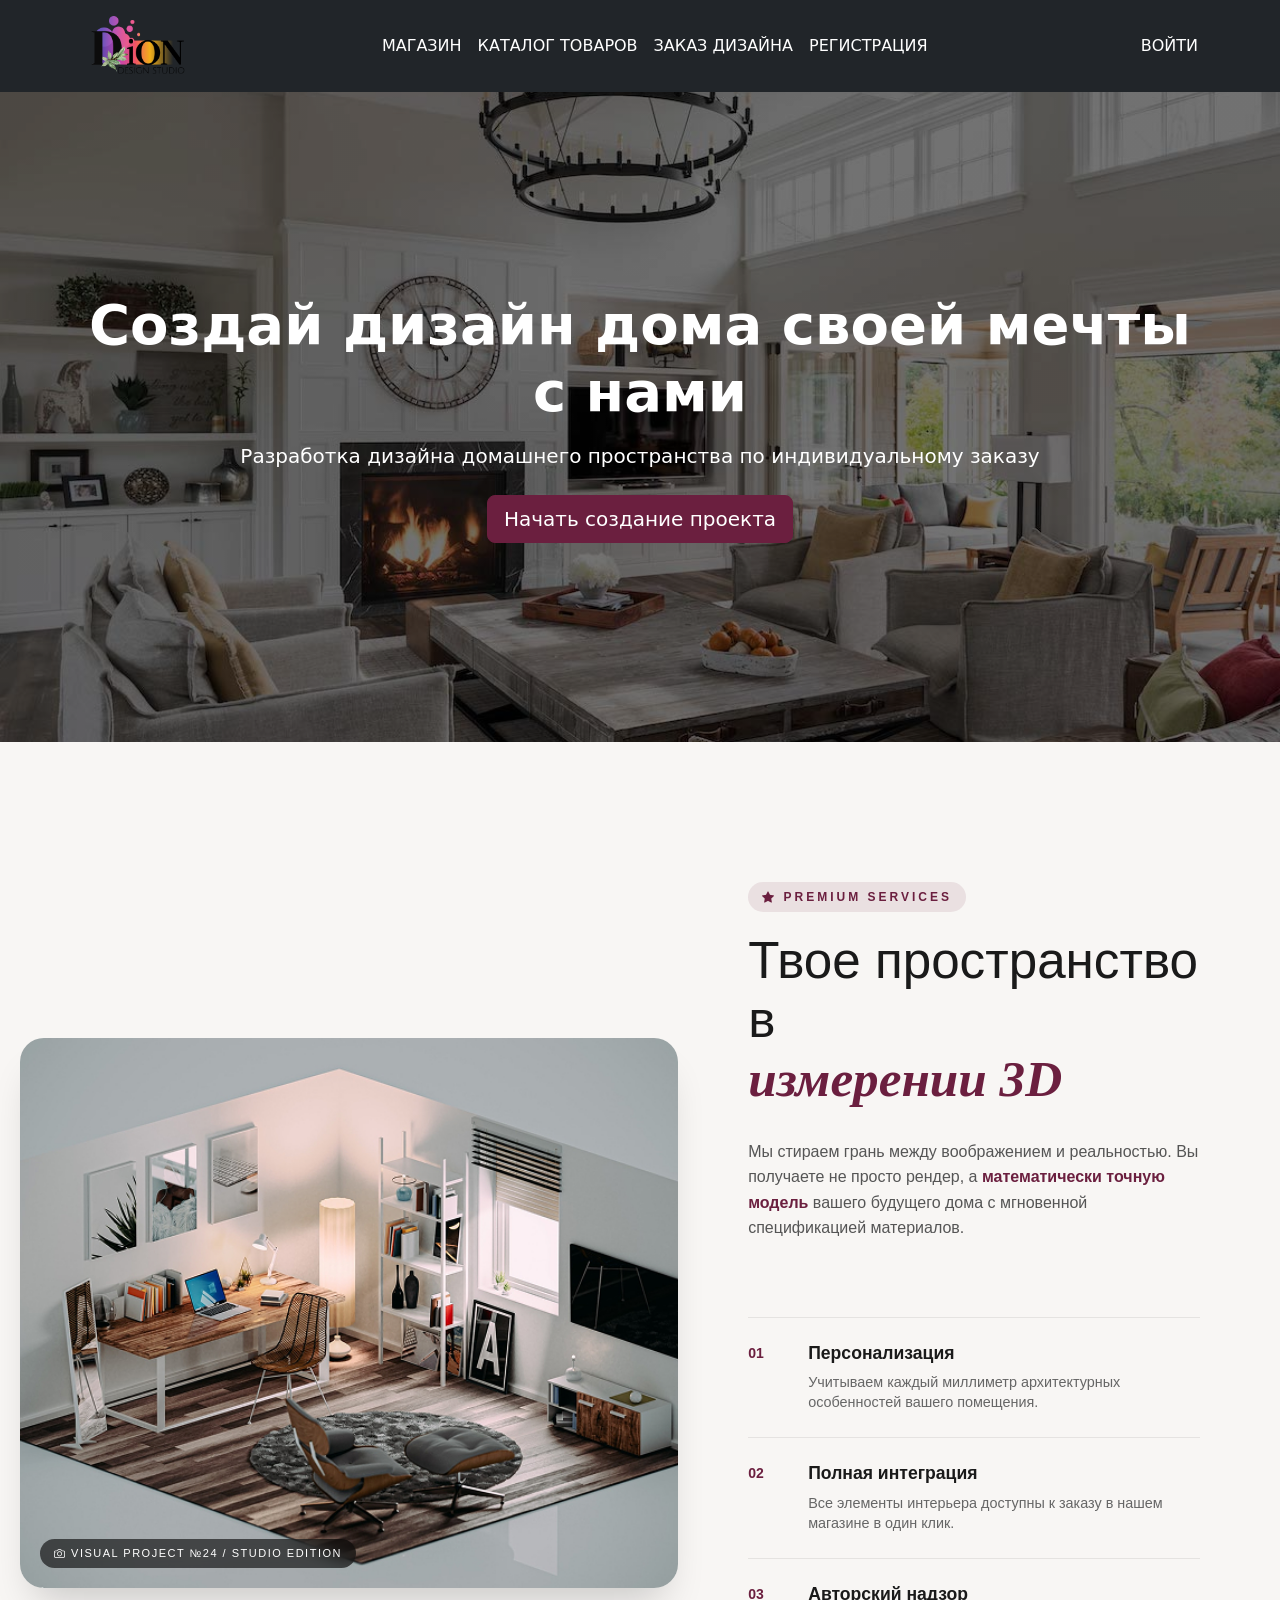
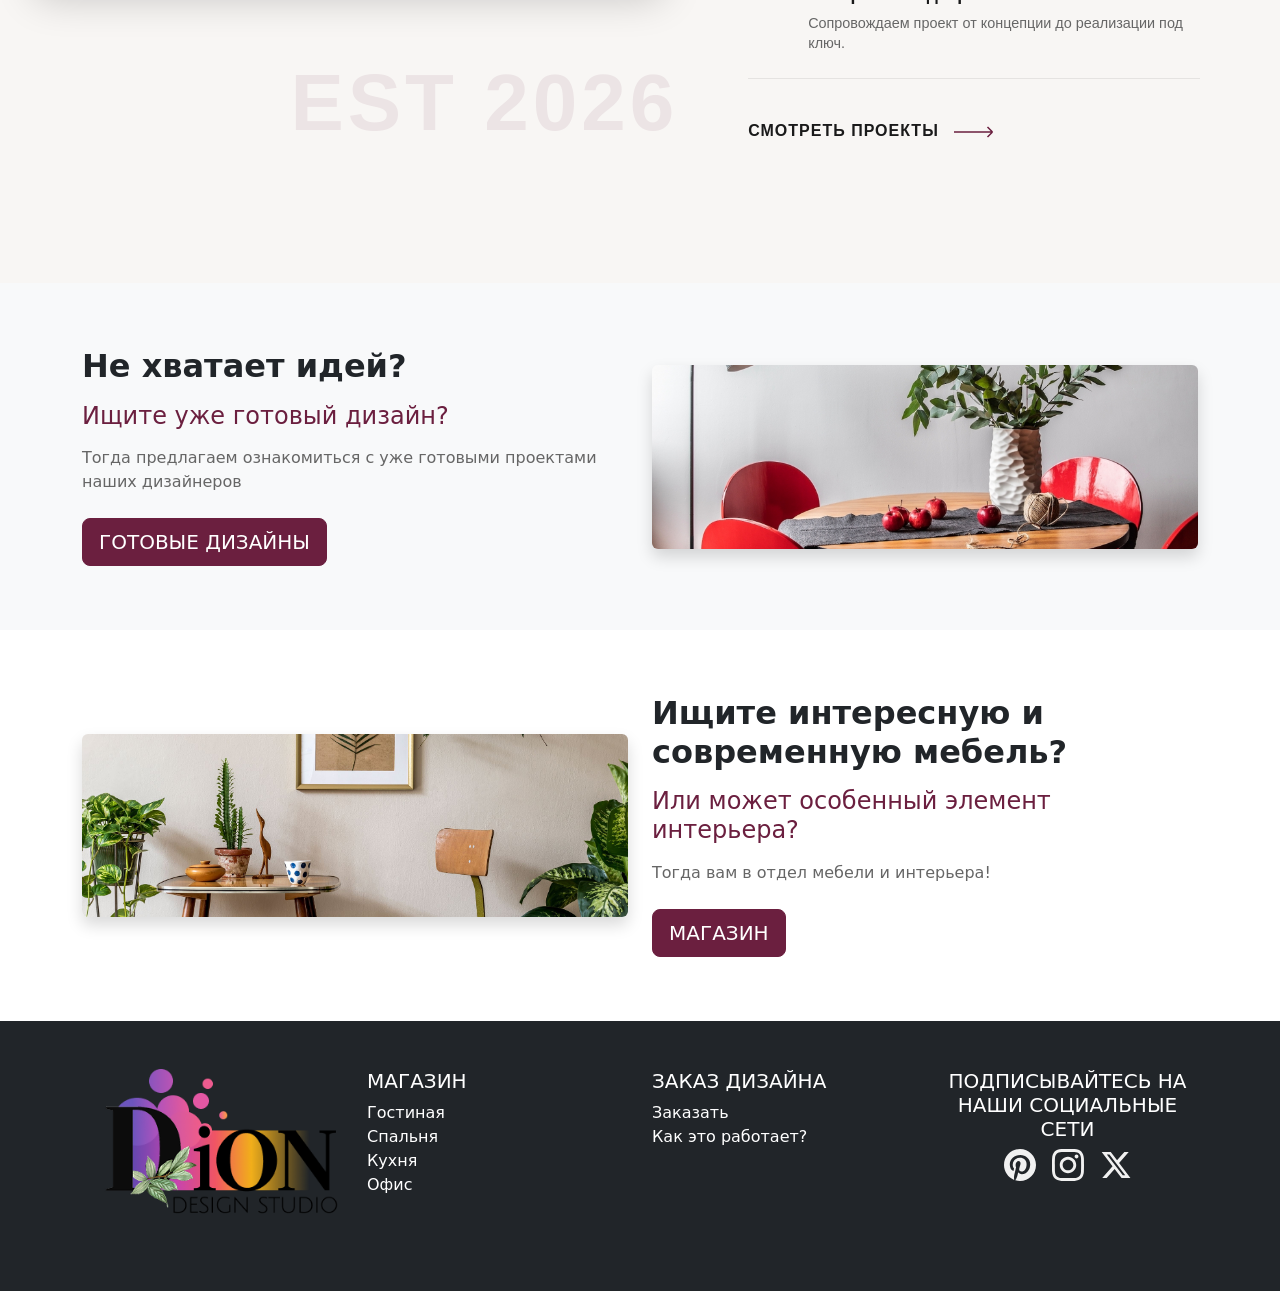
<file: frontend/index.html>
<!DOCTYPE html>
<html lang="ru">
<head>
    <meta charset="UTF-8">
    <title>Главная - Design Studio</title>
    <link href="https://cdn.jsdelivr.net/npm/bootstrap@5.3.0/dist/css/bootstrap.min.css" rel="stylesheet">
    <link rel="stylesheet" href="https://cdn.jsdelivr.net/npm/bootstrap-icons@1.10.0/font/bootstrap-icons.css">
    <link rel="stylesheet" href="src/css/styles.css">
    <style>
        .logo-img-footer {
            height: 150px;
            width: auto;
            transition: opacity 0.3s ease;
        }
        .logo-img-footer:hover {
            opacity: 0.8;
        }
        .logo-img {
            height: 60px;
            width: auto;
            transition: opacity 0.3s ease;
        }
        .logo-img:hover {
            opacity: 0.8;
        }

        /* УВЕЛИЧЕННАЯ HERO СЕКЦИЯ */
        .hero-section {
            background-size: cover;
            background-position: center;
            position: relative;
            min-height: 650px;
            display: flex;
            align-items: center;
        }
        .hero-section::before {
            content: '';
            position: absolute;
            top: 0;
            left: 0;
            right: 0;
            bottom: 0;
            background: rgba(0, 0, 0, 0.35);
            z-index: 1;
        }
        .hero-section .container {
            position: relative;
            z-index: 2;
        }
        .hero-section h1 {
            font-size: 3.5rem;
            font-weight: 700;
            margin-bottom: 1rem;
        }
        .hero-section .lead {
            font-size: 1.25rem;
            margin-bottom: 1.5rem;
        }

        /* Карточка отзывов */
        .testimonial-card {
            background: linear-gradient(135deg, #ffffff 0%, #f8f9fa 100%);
            border-radius: 20px;
            box-shadow: 0 15px 35px rgba(0,0,0,0.1);
            padding: 3rem;
            margin: 2rem 0;
            transition: transform 0.3s ease, box-shadow 0.3s ease;
        }
        .testimonial-card:hover {
            transform: translateY(-5px);
            box-shadow: 0 20px 45px rgba(0,0,0,0.15);
        }
        .quote-icon {
            width: 50px;
            height: 50px;
            margin-bottom: 1rem;
        }
        .testimonial-title {
            font-size: 2.5rem;
            font-weight: 700;
            color: #6B1F3F;
            margin-bottom: 1.5rem;
            line-height: 1.2;
        }
        .testimonial-text {
            font-size: 1.1rem;
            color: #555;
            line-height: 1.6;
            margin-bottom: 1.5rem;
        }
        .testimonial-list {
            list-style: none;
            padding: 0;
            margin-bottom: 2rem;
        }
        .testimonial-list li {
            font-size: 1rem;
            color: #333;
            margin-bottom: 0.5rem;
            padding-left: 1.5rem;
            position: relative;
        }
        .testimonial-list li::before {
            content: '✓';
            color: #6B1F3F;
            font-weight: bold;
            position: absolute;
            left: 0;
        }
        .testimonial-image {
            width: 100%;
            border-radius: 15px;
            box-shadow: 0 10px 25px rgba(0,0,0,0.15);
            transition: transform 0.3s ease;
        }
        .testimonial-image:hover {
            transform: scale(1.05);
        }

        /* Стили для секций */
        .info-section {
            padding: 4rem 0;
        }
        .info-section h2 {
            font-size: 2rem;
            font-weight: 700;
            margin-bottom: 1rem;
        }
        .info-section h3 {
            font-size: 1.5rem;
            color: #6B1F3F;
            margin-bottom: 1rem;
        }
        .info-section p {
            font-size: 1rem;
            color: #666;
            margin-bottom: 1.5rem;
        }

        .social-icon {
            fill: #f1f1f1;
            width: 32px;
            height: 32px;
            transition: fill 0.3s ease;
        }
        .social-icon:hover {
            fill: #ccc;
        }

        @media (max-width: 768px) {
            .testimonial-card {
                padding: 2rem;
            }
            .testimonial-title {
                font-size: 2rem;
            }
            .hero-section h1 {
                font-size: 2rem;
            }
            .info-section {
                text-align: center;
            }
            .info-section .order-md-1,
            .info-section .order-md-2 {
                margin-top: 1.5rem;
            }
        }

        /* ==================== КРЕАТИВНАЯ СЕКЦИЯ ==================== */
        :root {
            --accent: #6B1F3F;
            --dark: #1a1a1a;
            --bg-soft: #f8f6f4;
        }

        .ds-creative-section {
            background-color: var(--bg-soft);
            padding: 80px 0;
            font-family: 'Inter', sans-serif;
            position: relative;
            overflow: hidden;
        }

        .ds-grid {
            display: grid;
            grid-template-columns: 1.2fr 1fr;
            align-items: stretch;
            gap: 0;
        }

        /* ========== ИЗОБРАЖЕНИЕ - ИСПРАВЛЕНО ========== */
        .ds-image-side {
            position: relative;
            padding: 20px;
            display: flex;
            align-items: center;
            justify-content: center;
        }

        .image-container {
            position: relative;
            width: 100%;
            height: 550px;
            border-radius: 24px;
            overflow: hidden;
            box-shadow: 0 25px 40px -15px rgba(0, 0, 0, 0.2);
        }

        .parallax-img {
            width: 100%;
            height: 100%;
            object-fit: cover;
            transition: transform 0.8s cubic-bezier(0.2, 1, 0.3, 1);
            display: block;
        }

        .image-container:hover .parallax-img {
            transform: scale(1.05);
        }

        .img-caption {
            position: absolute;
            bottom: 20px;
            left: 20px;
            background: rgba(0, 0, 0, 0.6);
            backdrop-filter: blur(8px);
            color: white;
            padding: 6px 14px;
            border-radius: 30px;
            font-size: 11px;
            text-transform: uppercase;
            letter-spacing: 1.5px;
            font-weight: 500;
            z-index: 2;
        }

        .floating-year {
            position: absolute;
            bottom: 40px;
            right: 20px;
            font-size: 80px;
            font-weight: 800;
            color: rgba(107, 31, 63, 0.08);
            font-family: 'Inter', sans-serif;
            pointer-events: none;
            z-index: 1;
            letter-spacing: 4px;
        }

        /* ========== ТИПОГРАФИКА ========== */
        .ds-text-side {
            padding: 60px 80px 60px 50px;
            display: flex;
            flex-direction: column;
            justify-content: center;
        }

        .ds-label {
            display: inline-block;
            background: rgba(107, 31, 63, 0.1);
            color: var(--accent);
            font-weight: 600;
            text-transform: uppercase;
            font-size: 12px;
            letter-spacing: 3px;
            margin-bottom: 20px;
            padding: 6px 14px;
            border-radius: 30px;
        }

        .ds-title {
            font-size: clamp(2rem, 4vw, 3.5rem);
            line-height: 1.15;
            color: var(--dark);
            font-weight: 400;
            margin-bottom: 30px;
        }

        .serif-italic {
            font-family: 'Playfair Display', serif;
            font-style: italic;
            color: var(--accent);
            font-weight: 600;
        }

        .ds-description {
            margin-bottom: 40px;
        }

        .ds-description p {
            font-size: 1rem;
            line-height: 1.6;
            color: #555;
        }

        .ds-description strong {
            color: var(--accent);
        }

        /* ========== СПИСОК УСЛУГ ========== */
        .ds-services-list {
            margin: 20px 0 40px;
            border-top: 1px solid rgba(0, 0, 0, 0.08);
        }

        .service-item {
            display: flex;
            padding: 25px 0;
            border-bottom: 1px solid rgba(0, 0, 0, 0.08);
            gap: 20px;
            transition: all 0.3s ease;
        }

        .service-item:hover {
            padding-left: 10px;
        }

        .service-item .num {
            font-size: 14px;
            color: var(--accent);
            font-weight: 800;
            min-width: 40px;
        }

        .service-item h4 {
            font-size: 1.1rem;
            margin-bottom: 8px;
            font-weight: 700;
            color: var(--dark);
        }

        .service-item p {
            font-size: 0.9rem;
            color: #666;
            margin: 0;
            line-height: 1.4;
        }

        /* ========== КНОПКА ========== */
        .ds-link {
            text-decoration: none;
            color: var(--dark);
            display: inline-flex;
            align-items: center;
            gap: 15px;
            transition: all 0.3s ease;
        }

        .link-text {
            font-size: 1rem;
            font-weight: 600;
            letter-spacing: 1px;
            text-transform: uppercase;
            position: relative;
        }

        .link-text::after {
            content: '';
            position: absolute;
            bottom: -4px;
            left: 0;
            width: 0;
            height: 2px;
            background: var(--accent);
            transition: width 0.3s ease;
        }

        .ds-link:hover .link-text::after {
            width: 100%;
        }

        .link-arrow {
            transition: transform 0.3s ease;
            color: var(--accent);
        }

        .ds-link:hover .link-arrow {
            transform: translateX(8px);
        }

        /* ========== АДАПТИВ ========== */
        @media (max-width: 992px) {
            .ds-creative-section {
                padding: 50px 0;
            }
            
            .ds-grid {
                grid-template-columns: 1fr;
                gap: 30px;
            }
            
            .ds-image-side {
                padding: 0 20px;
                order: 1;
            }
            
            .image-container {
                height: 400px;
            }
            
            .ds-text-side {
                padding: 0 20px 40px;
                order: 2;
            }
            
            .floating-year {
                font-size: 50px;
                bottom: 20px;
                right: 30px;
            }
        }

        @media (max-width: 576px) {
            .image-container {
                height: 300px;
            }
            
            .service-item {
                flex-direction: column;
                gap: 8px;
            }
            
            .service-item .num {
                margin-bottom: 5px;
            }
            
            .ds-title {
                font-size: 1.8rem;
            }
        }
    </style>
</head>
<body>
<header class="bg-dark text-white p-3">
    <div class="container d-flex justify-content-between align-items-center">
        <a href="index.html" class="text-decoration-none">
            <img src="src/images/Лого.png" alt="Design Studio" class="logo-img">
        </a>
        <nav class="d-flex align-items-center justify-content-center flex-grow-1">
            <a href="shop.html" class="text-white me-3 text-decoration-none">МАГАЗИН</a>
            <a href="catalog.html" class="text-white me-3 text-decoration-none">КАТАЛОГ ТОВАРОВ</a>
            <a href="order.html" class="text-white me-3 text-decoration-none">ЗАКАЗ ДИЗАЙНА</a>
            <a href="register.html" class="text-white me-3 text-decoration-none" id="navRegister" style="display: none;">РЕГИСТРАЦИЯ</a>
            
            <!-- ОДИН элемент "ПРОФИЛЬ" - ссылка меняется в зависимости от роли -->
            <a href="profile.html" class="text-white me-3 text-decoration-none" id="navProfile" style="display: none;">ПРОФИЛЬ</a>
            
            <a href="crm.html" class="text-white me-3 text-decoration-none" id="navCrm" style="display: none;">CRM</a>
            <a href="marketing.html" class="text-white me-3 text-decoration-none" id="navMarketing" style="display: none;">МАРКЕТИНГ</a>
            <a href="analytics.html" class="text-white me-3 text-decoration-none" id="navAnalytics" style="display: none;">АНАЛИТИКА</a>
        </nav>
        <div>
            <a href="#" class="text-white text-decoration-none" id="navLogout">ВОЙТИ</a>
        </div>
    </div>
</header>

<!-- УВЕЛИЧЕННАЯ HERO СЕКЦИЯ -->
<section class="hero-section" style="background-image: linear-gradient(rgba(0,0,0,0.3), rgba(0,0,0,0.3)), url('src/images/Гл_экран_шапка.jpeg');">
    <div class="container text-center text-white">
        <h1>Создай дизайн дома своей мечты с нами</h1>
        <p class="lead">Разработка дизайна домашнего пространства по индивидуальному заказу</p>
        <a href="order.html" class="btn btn-primary btn-lg">Начать создание проекта</a>
    </div>
</section>

<section class="ds-creative-section">
    <div class="container-fluid px-0">
        <div class="ds-grid">
            <!-- Левая часть: Имиджевая визуализация -->
            <div class="ds-image-side">
                <div class="image-container">
                    <img src="src/images/2-й_блок 1.jpg" alt="3D Interior Design" class="parallax-img" onerror="this.src='src/images/default.jpg'">
                    <div class="img-caption">
                        <i class="bi bi-camera"></i> Visual Project №24 / Studio Edition
                    </div>
                </div>
                <div class="floating-year">EST 2026</div>
            </div>

            <!-- Правая часть: Контент -->
            <div class="ds-text-side">
                <header>
                    <span class="ds-label">
                        <i class="bi bi-star-fill"></i> Premium Services
                    </span>
                    <h2 class="ds-title">Твое пространство в <br><span class="serif-italic">измерении 3D</span></h2>
                </header>
                
                <div class="ds-description">
                    <p>Мы стираем грань между воображением и реальностью. Вы получаете не просто рендер, а <strong>математически точную модель</strong> вашего будущего дома с мгновенной спецификацией материалов.</p>
                </div>

                <div class="ds-services-list">
                    <div class="service-item">
                        <span class="num">01</span>
                        <div class="content">
                            <h4>Персонализация</h4>
                            <p>Учитываем каждый миллиметр архитектурных особенностей вашего помещения.</p>
                        </div>
                    </div>
                    <div class="service-item">
                        <span class="num">02</span>
                        <div class="content">
                            <h4>Полная интеграция</h4>
                            <p>Все элементы интерьера доступны к заказу в нашем магазине в один клик.</p>
                        </div>
                    </div>
                    <div class="service-item">
                        <span class="num">03</span>
                        <div class="content">
                            <h4>Авторский надзор</h4>
                            <p>Сопровождаем проект от концепции до реализации под ключ.</p>
                        </div>
                    </div>
                </div>

                <div class="ds-action">
                    <a href="catalog.html" class="ds-link">
                        <span class="link-text">Смотреть проекты</span>
                        <span class="link-arrow">
                            <svg width="40" height="12" viewBox="0 0 40 12" fill="none">
                                <path d="M0 6H38.5M38.5 6L33.5 1M38.5 6L33.5 11" stroke="currentColor" stroke-width="1.5"/>
                            </svg>
                        </span>
                    </a>
                </div>
            </div>
        </div>
    </div>
</section>

<!-- БЛОК "Не хватает идей?" -->
<section class="info-section bg-light">
    <div class="container">
        <div class="row align-items-center">
            <div class="col-md-6 order-md-2">
                <img src="src/images/Готовые_дизайны_кнопка.png" alt="Готовые дизайны" class="img-fluid rounded shadow" onerror="this.src='src/images/default.jpg'">
            </div>
            <div class="col-md-6 order-md-1 text-center text-md-start">
                <h2>Не хватает идей?</h2>
                <h3>Ищите уже готовый дизайн?</h3>
                <p>Тогда предлагаем ознакомиться с уже готовыми проектами наших дизайнеров</p>
                <a href="catalog.html?category=Дизайны" class="btn btn-primary btn-lg">ГОТОВЫЕ ДИЗАЙНЫ</a>
            </div>
        </div>
    </div>
</section>

<!-- БЛОК "Магазин мебели" -->
<section class="info-section">
    <div class="container">
        <div class="row align-items-center">
            <div class="col-md-6">
                <img src="src/images/Магазин_кнопка.jpg" alt="Магазин мебели" class="img-fluid rounded shadow" onerror="this.src='src/images/default.jpg'">
            </div>
            <div class="col-md-6 text-center text-md-start">
                <h2>Ищите интересную и современную мебель?</h2>
                <h3>Или может особенный элемент интерьера?</h3>
                <p>Тогда вам в отдел мебели и интерьера!</p>
                <a href="shop.html?category=Интерьер" class="btn btn-primary btn-lg">МАГАЗИН</a>
            </div>
        </div>
    </div>
</section>

<footer class="bg-dark text-white py-5">
    <div class="container">
        <div class="row">
            <div class="col-md-3">
                <div class="d-flex align-items-center mb-4">
                    <a href="index.html" class="text-decoration-none">
                        <img src="src/images/Лого.png" alt="Design Studio" class="logo-img-footer">
                    </a>
                </div>
            </div>
            <div class="col-md-3">
                <h5>МАГАЗИН</h5>
                <ul class="list-unstyled">
                    <li><a href="catalog.html?category=Гостиная" class="text-white text-decoration-none">Гостиная</a></li>
                    <li><a href="catalog.html?category=Спальня" class="text-white text-decoration-none">Спальня</a></li>
                    <li><a href="catalog.html?category=Кухня" class="text-white text-decoration-none">Кухня</a></li>
                    <li><a href="catalog.html?category=Офис" class="text-white text-decoration-none">Офис</a></li>
                </ul>
            </div>
            <div class="col-md-3">
                <h5>ЗАКАЗ ДИЗАЙНА</h5>
                <ul class="list-unstyled">
                    <li><a href="order.html" class="text-white text-decoration-none">Заказать</a></li>
                    <li><a href="order.html" class="text-white text-decoration-none">Как это работает?</a></li>
                </ul>
            </div>
            <div class="col-md-3">
                <h5 class="text-center">ПОДПИСЫВАЙТЕСЬ НА НАШИ СОЦИАЛЬНЫЕ СЕТИ</h5>
                <div class="d-flex justify-content-center">
                    <a href="https://pinterest.com" class="text-white me-3 text-decoration-none">
                        <svg class="social-icon" viewBox="0 0 24 24">
                            <path d="M12 0C5.373 0 0 5.373 0 12c0 5.084 3.163 9.426 7.627 11.174-.105-.949-.2-2.405.042-3.441.219-.937 1.406-5.957 1.406-5.957s-.359-.719-.359-1.781c0-1.663.967-2.911 2.168-2.911 1.024 0 1.518.769 1.518 1.688 0 1.029-.653 2.567-.992 3.992-.285 1.193.6 2.165 1.775 2.165 2.128 0 3.768-2.245               3.768-5.487 0-2.861-2.063-4.869-5.008-4.869-3.41 0-5.409 2.562-5.409 5.199 0 1.033.394 2.143.889 2.741.099.12.112.225.085.345-.09.375-.293 1.199-.334 1.363-.053.225-.172.271-.402.165-1.495-.69-2.433-2.878-2.433-4.646 0-3.776 2.748-7.252 7.92-7.252 4.158 0 7.392 2.967 7.392 6.923 0 4.135-2.607 7.462-6.233 7.462-1.214 0-2.357-.629-2.746-1.378l-.748 2.853c-.271 1.043-1.002 2.35-1.492 3.146C9.57 23.812 10.763 24.009 12 24c6.627 0 12-5.373 12-12S18.627 0 12 0z"/>
                        </svg>
                    </a>
                    <a href="https://instagram.com" class="text-white me-3 text-decoration-none">
                        <svg class="social-icon" viewBox="0 0 24 24">
                            <path d="M12 2.163c3.204 0 3.584.012 4.85.07 3.252.148 4.771 1.691 4.919 4.919.058 1.265.069 1.645.069 4.849 0 3.205-.012 3.584-.069 4.849-.149 3.225-1.664 4.771-4.919 4.919-1.266.058-1.644.07-4.85.07-3.204 0-3.584-.012-4.849-.07-3.26-.149-4.771-1.699-4.919-4.92-.058-1.265-.07-1.644-.07-4.849 0-3.204.013-3.583.07-4.849.149-3.227 1.664-4.771 4.919-4.919 1.266-.057 1.645-.069 4.849-.069zm0-2.163c-3.259 0-3.667.014-4.947.072-4.358.2-6.78 2.618-6.98 6.98-.059 1.281-.073 1.689-.073 4.948 0 3.259.014 3.668.072 4.948.2 4.358 2.618 6.78 6.98 6.98 1.281.058 1.689.072 4.948.072 3.259 0 3.668-.014 4.948-.072 4.354-.2 6.782-2.618 6.979-6.98.059-1.28.073-1.689.073-4.948 0-3.259-.014-3.667-.072-4.947-.196-4.354-2.617-6.78-6.979-6.98-1.281-.059-1.69-.073-4.949-.073zm0 5.838c-3.403 0-6.162 2.759-6.162 6.162s2.759 6.163 6.162 6.163 6.162-2.759 6.162-6.163c0-3.403-2.759-6.162-6.162-6.162zm0 10.162c-2.209 0-4-1.79-4-4 0-2.209 1.791-4 4-4s4 1.791 4 4c0 2.21-1.791 4-4 4zm6.406-11.845c-.796 0-1.441.645-1.441 1.44s.645 1.44 1.441 1.44c.795 0 1.439-.645 1.439-1.44s-.644-1.44-1.439-1.44z"/>
                        </svg>
                    </a>
                    <a href="https://twitter.com" class="text-white text-decoration-none">
                        <svg class="social-icon" viewBox="0 0 24 24">
                            <path d="M18.244 2.25h3.308l-7.227 8.26 8.502 11.24H16.17l-5.214-6.817L4.99 21.75H1.68l7.73-8.835L1.254 2.25H8.08l4.713 6.231zm-1.161 17.52h1.833L7.084 4.126H5.117z"/>
                        </svg>
                    </a>
                </div>
            </div>
        </div>
    </div>
</footer>

<script src="https://cdn.jsdelivr.net/npm/bootstrap@5.3.0/dist/js/bootstrap.bundle.min.js"></script>
<script src="src/js/app.js"></script>
<script>
  // ФУНКЦИЯ ВЫХОДА ДЛЯ ШАПКИ
  function handleLogout(event) {
    event.preventDefault();
    const navLogout = document.getElementById('navLogout');
    
    if (navLogout && navLogout.textContent === 'ВЫЙТИ') {
      localStorage.removeItem('design_studio_user');
      localStorage.removeItem('design_studio_token');
      localStorage.removeItem('activePromo');
      window.location.href = 'index.html';
    } else {
      window.location.href = 'login.html';
    }
  }
</script>
</body>
</html>
</file>
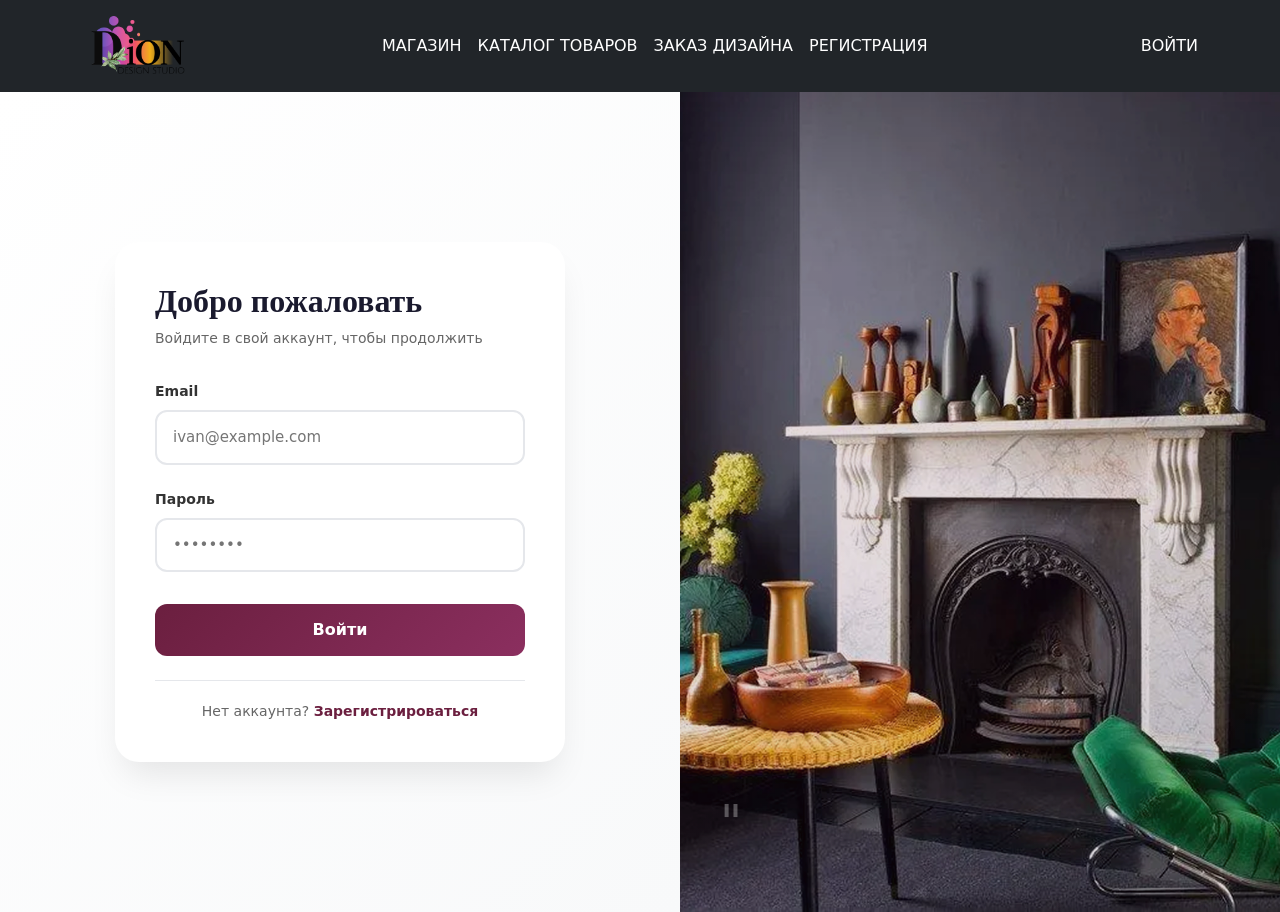
<file: frontend/admin.html>
<!DOCTYPE html>
<html lang="ru">
<head>
  <meta charset="UTF-8">
  <title>Админ - Design Studio</title>
  <link href="https://cdn.jsdelivr.net/npm/bootstrap@5.3.0/dist/css/bootstrap.min.css" rel="stylesheet">
  <link rel="stylesheet" href="https://cdn.jsdelivr.net/npm/bootstrap-icons@1.10.0/font/bootstrap-icons.css">
  <link rel="stylesheet" href="src/css/styles.css">
  <style>
    .logo-img-footer {
      height: 150px;
      width: auto;
      transition: opacity 0.3s ease;
    }
    .logo-img-footer:hover {
      opacity: 0.8;
    }
    .logo-img {
      height: 60px;
      width: auto;
      transition: opacity 0.3s ease;
    }
    .logo-img:hover {
      opacity: 0.8;
    }

    .social-icon {
      fill: #f1f1f1;
      width: 32px;
      height: 32px;
      transition: fill 0.3s ease;
    }
    .social-icon:hover {
      fill: #ccc;
    }

    /* Toast уведомления */
    .custom-toast {
      position: fixed;
      top: 20px;
      right: 20px;
      background-color: #28a745;
      color: white;
      padding: 12px 20px;
      border-radius: 8px;
      box-shadow: 0 4px 6px rgba(0, 0, 0, 0.1);
      opacity: 0;
      transform: translateY(-20px);
      transition: opacity 0.5s ease, transform 0.5s ease;
      z-index: 1000;
      display: flex;
      justify-content: space-between;
      align-items: center;
      font-size: 14px;
      font-weight: 500;
    }
    .custom-toast.show {
      opacity: 1;
      transform: translateY(0);
    }
    .custom-toast.error {
      background-color: #dc3545;
    }
    .custom-toast .close-btn {
      background: none;
      border: none;
      color: white;
      font-size: 18px;
      cursor: pointer;
      margin-left: 10px;
      padding: 0;
      line-height: 1;
    }

    /* Текущие изображения */
    .current-images-block {
      background: #f8f9fa;
      border-radius: 8px;
      padding: 15px;
      margin-bottom: 15px;
    }
    .current-images-block h6 {
      color: #6B1F3F;
      margin-bottom: 10px;
    }
    .current-images-block img {
      border-radius: 4px;
      border: 1px solid #ddd;
    }

    /* Вкладки */
    .nav-tabs .nav-link {
      cursor: pointer;
    }
    .nav-tabs .nav-link.active {
      background-color: #eb3d85;
      color: white;
    }

    /* ========== МОДУЛЬ ТОВАРОВ ========== */
    :root {
      --product-bg-card: #ffffff;
      --product-text-main: #1f2937;
      --product-text-secondary: #4b5563;
      --product-text-muted: #9ca3af;
      --product-border: #e5e7eb;
      --product-border-hover: #d1d5db;
      --product-shadow: rgba(0, 0, 0, 0.08);
      --product-radius: 12px;
    }

    .product-module {
      font-family: 'Inter', system-ui, -apple-system, sans-serif;
    }

    .product-card {
      display: grid;
      grid-template-columns: 200px 1fr;
      gap: 16px;
      background: var(--product-bg-card);
      border: 1px solid var(--product-border);
      border-radius: var(--product-radius);
      box-shadow: 0 1px 3px var(--product-shadow);
      overflow: hidden;
      margin-bottom: 12px;
      transition: all 0.2s ease;
    }

    .product-card:hover {
      transform: translateY(-2px);
      box-shadow: 0 4px 12px var(--product-shadow);
      border-color: var(--product-border-hover);
    }

    .product-card:last-child {
      margin-bottom: 0;
    }

    .product-image-section {
      display: flex;
      flex-direction: column;
      gap: 6px;
      padding: 10px;
      background: #f3f4f6;
    }

    .main-photo {
      width: 100%;
      height: 120px;
      object-fit: cover;
      border-radius: 8px;
      background: linear-gradient(135deg, #e5e7eb 0%, #d1d5db 100%);
    }

    .side-photos {
      display: grid;
      grid-template-columns: repeat(3, 1fr);
      gap: 4px;
    }

    .side-photos img {
      width: 100%;
      height: 35px;
      object-fit: cover;
      border-radius: 4px;
      background: linear-gradient(135deg, #d1d5db 0%, #e5e7eb 100%);
    }

    .more-photos {
      width: 100%;
      height: 35px;
      display: flex;
      align-items: center;
      justify-content: center;
      background: linear-gradient(135deg, #374151 0%, #4b5563 100%);
      color: white;
      font-size: 10px;
      font-weight: 600;
      border-radius: 4px;
    }

    .product-info {
      padding: 14px 14px 14px 0;
      display: flex;
      flex-direction: column;
    }

    .header-row {
      margin-bottom: 4px;
    }

    .category-tag {
      font-size: 11px;
      text-transform: uppercase;
      letter-spacing: 0.05em;
      color: #6d29c6;
      font-weight: 700;
      margin-bottom: 6px;
      display: block;
    }
    
    .product-title {
      font-size: 16px;
      color: var(--product-text-main);
      margin: 0 0 8px 0;
      font-weight: 600;
    }

    .product-description {
      color: var(--product-text-secondary);
      font-size: 13px;
      line-height: 1.5;
      margin-bottom: 12px;
      flex-grow: 1;
      display: -webkit-box;
      -webkit-line-clamp: 2;
      -webkit-box-orient: vertical;
      overflow: hidden;
    }

    .product-footer {
      display: flex;
      justify-content: space-between;
      align-items: center;
      border-top: 1px solid var(--product-border);
      padding-top: 12px;
    }

    .price {
      font-size: 18px;
      font-weight: 700;
      color: var(--product-text-main);
    }

    .price span {
      font-size: 14px;
      font-weight: 400;
      color: var(--product-text-muted);
    }

    .actions {
      display: flex;
      gap: 8px;
    }

    .btn-edit {
      display: flex;
      align-items: center;
      gap: 6px;
      padding: 6px 12px;
      border-radius: 8px;
      border: none;
      cursor: pointer;
      font-weight: 500;
      font-size: 13px;
      transition: all 0.2s ease;
      background: #eff6ff;
      color: #2563eb;
    }

    .btn-edit:hover {
      background: #2563eb;
      color: white;
    }

    .btn-delete {
      display: flex;
      align-items: center;
      gap: 6px;
      padding: 6px 12px;
      border-radius: 8px;
      border: none;
      cursor: pointer;
      font-weight: 500;
      font-size: 13px;
      transition: all 0.2s ease;
      background: #fef2f2;
      color: #dc2626;
    }

    .btn-delete:hover {
      background: #dc2626;
      color: white;
    }

    .products-list {
      max-height: 450px;
      overflow-y: auto;
      padding-right: 8px;
    }

    .products-list::-webkit-scrollbar {
      width: 6px;
    }

    .products-list::-webkit-scrollbar-track {
      background: #f1f1f1;
      border-radius: 3px;
    }

    .products-list::-webkit-scrollbar-thumb {
      background: #c4c4c4;
      border-radius: 3px;
    }

    .products-list::-webkit-scrollbar-thumb:hover {
      background: #a0a0a0;
    }

    /* ========== ЗАКАЗЫ ========== */
    .admin-order-card {
      border: 1px solid #e0e0e0;
      border-radius: 12px;
      margin-bottom: 20px;
      overflow: hidden;
      background: white;
      box-shadow: 0 2px 8px rgba(0,0,0,0.05);
    }

    .admin-order-header {
      background: linear-gradient(135deg, #6B1F3F 0%, #8B2F5F 100%);
      color: white;
      padding: 12px 15px;
      display: flex;
      justify-content: space-between;
      align-items: center;
    }

    .admin-order-id {
      font-weight: 700;
      font-size: 1rem;
    }

    .admin-order-type {
      background: rgba(255,255,255,0.2);
      padding: 4px 10px;
      border-radius: 20px;
      font-size: 0.75rem;
    }

    .admin-order-body {
      padding: 15px;
    }

    .admin-order-info {
      display: grid;
      grid-template-columns: repeat(auto-fit, minmax(180px, 1fr));
      gap: 12px;
      margin-bottom: 15px;
    }

    .admin-info-item {
      display: flex;
      flex-direction: column;
    }

    .admin-info-label {
      font-size: 0.7rem;
      color: #999;
      text-transform: uppercase;
      margin-bottom: 2px;
    }

    .admin-info-value {
      font-weight: 600;
      color: #333;
      font-size: 0.9rem;
    }

    .status-selector {
      margin-top: 12px;
      padding-top: 12px;
      border-top: 1px solid #eee;
    }

    .status-selector label {
      font-weight: 600;
      margin-bottom: 6px;
      display: block;
      font-size: 0.85rem;
    }

    .status-select {
      width: 100%;
      padding: 8px;
      border: 2px solid #e0e0e0;
      border-radius: 8px;
      font-size: 0.85rem;
      cursor: pointer;
      transition: border-color 0.3s;
    }

    .status-select:focus {
      outline: none;
      border-color: #6B1F3F;
    }

    .status-select option {
      padding: 6px;
    }

    .status-select option:disabled {
      color: #ccc;
      background: #f5f5f5;
    }

    .order-products {
      margin-top: 15px;
    }

    .order-products-title {
      font-weight: 600;
      font-size: 0.85rem;
      color: #333;
      margin-bottom: 10px;
      display: flex;
      align-items: center;
      gap: 6px;
    }

    .order-product-item {
      display: flex;
      gap: 12px;
      padding: 12px;
      border: 1px solid #eee;
      border-radius: 8px;
      margin-bottom: 8px;
      background: #fafafa;
    }

    .order-product-image {
      width: 80px;
      height: 80px;
      object-fit: cover;
      border-radius: 8px;
      background: #f0f0f0;
    }

    .order-product-info {
      flex-grow: 1;
    }

    .order-product-name {
      font-weight: 600;
      color: #333;
      margin-bottom: 4px;
      font-size: 0.9rem;
    }

    .order-product-description {
      font-size: 0.8rem;
      color: #666;
      max-height: 50px;
      overflow-y: auto;
      margin-bottom: 6px;
      line-height: 1.4;
      padding-right: 5px;
    }

    .order-product-description.collapsed {
      max-height: 35px;
    }

    .order-product-description.expanded {
      max-height: 150px;
    }

    .expand-btn {
      background: none;
      border: none;
      color: #6B1F3F;
      cursor: pointer;
      font-size: 0.75rem;
      padding: 0;
      margin-bottom: 6px;
    }

    .expand-btn:hover {
      text-decoration: underline;
    }

    .order-product-price {
      font-size: 0.8rem;
      color: #666;
      margin-bottom: 2px;
    }

    .order-product-quantity {
      font-size: 0.75rem;
      color: #999;
    }

    .order-product-total {
      font-weight: 700;
      color: #6B1F3F;
      font-size: 1rem;
      text-align: right;
      min-width: 80px;
      display: flex;
      flex-direction: column;
      justify-content: center;
    }

    .design-photos {
      margin-top: 15px;
    }

    .design-photos-title {
      font-weight: 600;
      font-size: 0.85rem;
      color: #333;
      margin-bottom: 10px;
    }

    .design-photo-grid {
      display: grid;
      grid-template-columns: repeat(auto-fill, minmax(100px, 1fr));
      gap: 8px;
    }

    .design-photo-item {
      position: relative;
      aspect-ratio: 1;
      border-radius: 8px;
      overflow: hidden;
      border: 2px solid #eee;
    }

    .design-photo-item img {
      width: 100%;
      height: 100%;
      object-fit: cover;
    }

    .selected-products-info {
      margin-top: 15px;
      padding: 12px;
      background: #f0f7ff;
      border-radius: 8px;
      border: 1px solid #d0e3ff;
    }

    .selected-products-title {
      font-weight: 600;
      font-size: 0.85rem;
      color: #333;
      margin-bottom: 8px;
    }

    .selected-products-list {
      display: flex;
      flex-wrap: wrap;
      gap: 6px;
    }

    .selected-product-tag {
      background: white;
      padding: 4px 10px;
      border-radius: 20px;
      font-size: 0.75rem;
      border: 1px solid #ddd;
    }

    .order-total-section {
      margin-top: 12px;
      padding-top: 12px;
      border-top: 2px solid #eee;
    }

    .order-total-row {
      display: flex;
      justify-content: space-between;
      margin-bottom: 6px;
      font-size: 0.9rem;
    }

    .order-total-row.discount {
      color: #28a745;
    }

    .order-total-row.final {
      font-size: 1.1rem;
      font-weight: 700;
      color: #6B1F3F;
      margin-bottom: 0;
    }

    .orders-tabs {
      display: flex;
      gap: 8px;
      margin-bottom: 20px;
      flex-wrap: wrap;
    }

    .orders-tab {
      padding: 10px 20px;
      border: none;
      background: #f0f0f0;
      border-radius: 8px;
      cursor: pointer;
      font-weight: 600;
      font-size: 0.9rem;
      transition: all 0.3s;
      display: flex;
      align-items: center;
      gap: 8px;
    }

    .orders-tab:hover {
      background: #e0e0e0;
    }

    .orders-tab.active {
      background: #6B1F3F;
      color: white;
    }

    .orders-tab .count {
      background: rgba(0,0,0,0.1);
      padding: 2px 8px;
      border-radius: 10px;
      font-size: 0.75rem;
    }

    .orders-tab.active .count {
      background: rgba(255,255,255,0.2);
    }

    .btn-update-status {
      padding: 8px 16px;
      background: #6B1F3F;
      color: white;
      border: none;
      border-radius: 8px;
      font-weight: 600;
      font-size: 0.85rem;
      cursor: pointer;
      transition: all 0.2s;
      margin-top: 8px;
    }

    .btn-update-status:hover {
      background: #541831;
    }

    .current-status-info {
      margin-top: 8px;
      font-size: 0.8rem;
      color: #666;
    }

    .current-status-info strong {
      color: #6B1F3F;
    }

    /* ========== ПРАВАЯ ПАНЕЛЬ ========== */
    .users-sidebar {
      position: sticky;
      top: 20px;
      height: fit-content;
    }

    /* Скидка */
    .discount-badge {
      background: linear-gradient(135deg, #28a745 0%, #20c997 100%);
      color: white;
      padding: 8px 16px;
      border-radius: 8px;
      text-align: center;
      font-weight: 700;
      font-size: 1.1rem;
    }

        .discount-badge span {
      font-size: 0.75rem;
      display: block;
      font-weight: 400;
      opacity: 0.9;
    }

    /* Модальное окно */
    .modal {
      display: none;
      position: fixed;
      z-index: 1000;
      left: 0;
      top: 0;
      width: 100%;
      height: 100%;
      background-color: rgba(0,0,0,0.5);
      justify-content: center;
      align-items: center;
    }

    .modal-content {
      background-color: #fefefe;
      margin: auto;
      padding: 20px;
      border: 1px solid #888;
      border-radius: 8px;
      width: 90%;
      max-width: 600px;
      max-height: 90vh;
      overflow-y: auto;
    }

    .modal-header {
      display: flex;
      justify-content: space-between;
      align-items: center;
      margin-bottom: 15px;
      padding-bottom: 10px;
      border-bottom: 1px solid #e0e0e0;
    }

    .modal-footer {
      display: flex;
      justify-content: flex-end;
      gap: 10px;
      margin-top: 15px;
      padding-top: 10px;
      border-top: 1px solid #e0e0e0;
    }

    .users-list {
      max-height: 300px;
      overflow-y: auto;
      border: 1px solid #e0e0e0;
      border-radius: 0.5rem;
      padding: 1rem;
    }

    .status-message {
      position: absolute;
      top: 10px;
      right: 10px;
      background: #28a745;
      color: white;
      padding: 10px;
      border-radius: 5px;
      opacity: 0;
      transition: opacity 0.5s;
      z-index: 1001;
    }

    .status-message.show {
      opacity: 1;
    }

    .status-message.error {
      background: #dc3545;
    }

    /* Дополнительные стили для товаров */
    .product-module {
        max-height: 600px;
        overflow-y: auto;
    }

    /* Для отображения категорий в заказах */
    .order-product-item {
        border-bottom: 1px solid #eee;
    }

    .order-product-image {
        width: 60px;
        height: 60px;
        object-fit: cover;
        border-radius: 6px;
    }

    /* Стили для фильтрации по категориям - добавить в нужное место */
    .category-filter {
        margin-bottom: 15px;
        padding: 10px;
        background: #f8f9fa;
        border-radius: 8px;
    }

    .category-filter select {
        width: 200px;
        padding: 6px 10px;
        border-radius: 6px;
        border: 1px solid #ddd;
    }
  </style>
</head>
<body>
<!-- ШАПКА -->
<header class="bg-dark text-white p-3">
    <div class="container d-flex justify-content-between align-items-center">
        <a href="index.html" class="text-decoration-none">
            <img src="src/images/Лого.png" alt="Design Studio" class="logo-img">
        </a>
        <nav class="d-flex align-items-center justify-content-center flex-grow-1">
            <a href="shop.html" class="text-white me-3 text-decoration-none">МАГАЗИН</a>
            <a href="catalog.html" class="text-white me-3 text-decoration-none">КАТАЛОГ ТОВАРОВ</a>
            <a href="order.html" class="text-white me-3 text-decoration-none">ЗАКАЗ ДИЗАЙНА</a>
            <a href="register.html" class="text-white me-3 text-decoration-none" id="navRegister" style="display: none;">РЕГИСТРАЦИЯ</a>
            
            <!-- ОДИН элемент "ПРОФИЛЬ" - ссылка меняется в зависимости от роли -->
            <a href="profile.html" class="text-white me-3 text-decoration-none" id="navProfile" style="display: none;">ПРОФИЛЬ</a>
            
            <a href="crm.html" class="text-white me-3 text-decoration-none" id="navCrm" style="display: none;">CRM</a>
            <a href="marketing.html" class="text-white me-3 text-decoration-none" id="navMarketing" style="display: none;">МАРКЕТИНГ</a>
            <a href="analytics.html" class="text-white me-3 text-decoration-none" id="navAnalytics" style="display: none;">АНАЛИТИКА</a>
        </nav>
        <div>
            <a href="#" class="text-white text-decoration-none" id="navLogout">ВОЙТИ</a>
        </div>
    </div>
</header>

<div class="container py-5">
  <h1>Административная панель</h1>
  <hr class="my-4">

  <div class="row">
    <!-- ОСНОВНОЕ ПОЛЕ (левая часть) -->
    <div class="col-lg-9">
      <!-- Вкладки управления -->
      <ul class="nav nav-tabs mb-4" id="adminTabs">
        <li class="nav-item">
          <a class="nav-link active" data-bs-toggle="tab" href="#productsSection">
            <i class="bi bi-box-seam"></i> Товары
          </a>
        </li>
        <li class="nav-item">
          <a class="nav-link" data-bs-toggle="tab" href="#ordersSection">
            <i class="bi bi-receipt"></i> Заказы
          </a>
        </li>
        <li class="nav-item">
          <a class="nav-link" data-bs-toggle="tab" href="#usersSection">
            <i class="bi bi-people"></i> Пользователи
          </a>
        </li>
      </ul>

      <div class="tab-content">
        <!-- ========== СЕКЦИЯ ТОВАРОВ ========== -->
        <div class="tab-pane fade show active" id="productsSection">
          <h2>Управление товарами</h2>
          
          <div class="products-list product-module mb-4" id="productsList">
            <!-- Загружается через JS -->
          </div>

          <hr>
          <div class="module-card">
            <h3 class="module-card-title" id="addTitle">Добавить товар</h3>
            <form id="addProductForm" enctype="multipart/form-data">
              <div class="row">
                <div class="col-md-6">
                  <div class="mb-3">
                    <label class="form-label">Название *</label>
                    <input type="text" class="form-control" name="name" required>
                  </div>
                </div>
                <div class="col-md-6">
                  <div class="mb-3">
                    <label class="form-label">Цена *</label>
                    <input type="number" class="form-control" name="price" step="0.01" min="0" required>
                  </div>
                </div>
              </div>
              <div class="mb-3">
                <label class="form-label">Описание</label>
                <textarea class="form-control" name="description" rows="2"></textarea>
              </div>
              <div class="mb-3">
                <label class="form-label">Категория *</label>
                <select class="form-control" name="categoryId" required id="categorySelect">
                  <option value="1">Гостиная</option>
                  <option value="2">Спальня</option>
                  <option value="3">Кухня</option>
                  <option value="4">Ванная</option>
                  <option value="5">Офис</option>
                </select>
              </div>
              <div class="row">
                <div class="col-md-6">
                  <div class="mb-3">
                    <label class="form-label">Главная картинка *</label>
                    <input type="file" class="form-control" name="mainImage" accept="image/*" required>
                    <small class="text-muted">Обязательно для заполнения</small>
                  </div>
                </div>
                <div class="col-md-6">
                  <div class="mb-3">
                    <label class="form-label">Дополнительные картинки (до 3 шт.)</label>
                    <input type="file" class="form-control" name="additionalImages" accept="image/*" multiple>
                    <small class="text-muted">Можно выбрать несколько файлов</small>
                  </div>
                </div>
              </div>
              <button type="submit" class="btn btn-primary">
                <i class="bi bi-plus-circle"></i> Добавить товар
              </button>
            </form>
          </div>

          <hr>
          <div class="module-card" id="editFormCard" style="display: none;">
            <h3 class="module-card-title" id="editTitle">Редактировать товар</h3>
            <form id="editProductForm" enctype="multipart/form-data">
              <input type="hidden" name="id" id="editProductId">
              
              <div class="current-images-block" id="currentMainImage"></div>
              <div class="current-images-block" id="currentAdditionalImages"></div>
              
              <div class="row">
                <div class="col-md-6">
                  <div class="mb-3">
                    <label class="form-label">Название *</label>
                    <input type="text" class="form-control" name="name" id="editName" required>
                  </div>
                </div>
                <div class="col-md-6">
                  <div class="mb-3">
                    <label class="form-label">Цена *</label>
                    <input type="number" class="form-control" name="price" id="editPrice" step="0.01" min="0" required>
                  </div>
                </div>
              </div>
              <div class="mb-3">
                <label class="form-label">Описание</label>
                <textarea class="form-control" name="description" id="editDescription" rows="2"></textarea>
              </div>
              <div class="mb-3">
                <label class="form-label">Категория *</label>
                <select class="form-control" name="categoryId" id="editCategoryId" required></select>
              </div>
              <div class="row">
                <div class="col-md-6">
                  <div class="mb-3">
                    <label class="form-label">Новое главное изображение</label>
                    <input type="file" class="form-control" name="newMainImage" id="newMainImage" accept="image/*">
                  </div>
                </div>
                <div class="col-md-6">
                  <div class="mb-3">
                    <label class="form-label">Новые дополнительные изображения</label>
                    <input type="file" class="form-control" name="newAdditionalImages" id="newAdditionalImages" accept="image/*" multiple>
                  </div>
                </div>
              </div>
              <div class="d-flex gap-2">
                <button type="submit" class="btn btn-success">
                  <i class="bi bi-check"></i> Сохранить изменения
                </button>
                <button type="button" class="btn btn-secondary" onclick="hideEditForm()">
                  <i class="bi bi-x"></i> Отмена
                </button>
              </div>
            </form>
          </div>
        </div>

        <!-- ========== СЕКЦИЯ ЗАКАЗОВ ========== -->
        <div class="tab-pane fade" id="ordersSection">
          <h2>Управление заказами</h2>
          
          <div class="orders-tabs mb-4">
            <button class="orders-tab active" data-filter="all">
              Все заказы <span class="count" id="countAll">0</span>
            </button>
            <button class="orders-tab" data-filter="product">
              <i class="bi bi-bag"></i> Заказы товаров <span class="count" id="countProducts">0</span>
            </button>
            <button class="orders-tab" data-filter="design">
              <i class="bi bi-palette"></i> Заказы дизайна <span class="count" id="countDesign">0</span>
            </button>
          </div>

          <div id="ordersContainer">
            <div class="text-center text-muted p-5">Загрузка заказов...</div>
          </div>
        </div>

        <!-- ========== СЕКЦИЯ ПОЛЬЗОВАТЕЛЕЙ ========== -->
        <div class="tab-pane fade" id="usersSection">
          <h2>Управление пользователями</h2>
          
          <div class="module-card">
            <ul class="nav nav-tabs mb-3" id="usersTabs">
              <li class="nav-item">
                <a class="nav-link active" href="#" data-user-tab="all">Все</a>
              </li>
              <li class="nav-item">
                <a class="nav-link" href="#" data-user-tab="clients">Клиенты</a>
              </li>
              <li class="nav-item">
                <a class="nav-link" href="#" data-user-tab="admins">Администраторы</a>
              </li>
            </ul>
            
            <div class="users-list" id="usersList">
              <!-- Загружается через JS -->
            </div>
          </div>

          <hr>
          <div class="module-card">
            <h3 class="module-card-title">Добавить администратора</h3>
            <form id="addAdminForm">
              <div class="row">
                <div class="col-md-6">
                  <div class="mb-3">
                    <label class="form-label">Имя</label>
                    <input type="text" class="form-control" name="firstName" required>
                  </div>
                </div>
                <div class="col-md-6">
                  <div class="mb-3">
                    <label class="form-label">Фамилия</label>
                    <input type="text" class="form-control" name="lastName" required>
                  </div>
                </div>
              </div>
              <div class="row">
                <div class="col-md-6">
                  <div class="mb-3">
                    <label class="form-label">Email</label>
                    <input type="email" class="form-control" name="email" required>
                  </div>
                </div>
                <div class="col-md-6">
                  <div class="mb-3">
                    <label class="form-label">Пароль</label>
                    <input type="password" class="form-control" name="password" required>
                  </div>
                </div>
              </div>
              <button type="submit" class="btn btn-primary">
                <i class="bi bi-person-plus"></i> Добавить администратора
              </button>
            </form>
          </div>
        </div>
      </div>
    </div>

    <!-- ПРАВАЯ ЧАСТЬ (сайдбар) -->
    <div class="col-lg-3">
      <div class="users-sidebar">
        <!-- Информация о текущем пользователе -->
        <div class="card">
          <div class="card-body">
            <h5 class="card-title">Информация о пользователе</h5>
            <p class="card-text"><strong>Имя:</strong> <span id="accountFirstName">-</span></p>
            <p class="card-text"><strong>Фамилия:</strong> <span id="accountLastName">-</span></p>
            <p class="card-text"><strong>Email:</strong> <span id="accountEmail">-</span></p>
            <p class="card-text"><strong>Роль:</strong> <span id="accountRole">Администратор</span></p>
            <hr>
            <div class="mb-3">
              <small class="text-muted">Ваша скидка:</small>
              <div class="discount-badge" id="userDiscountBadge">
                <span id="accountDiscountValue">0%</span>
                <span>от суммы заказа</span>
              </div>
            </div>
            <button class="btn btn-primary w-100" onclick="openPasswordModal()">Изменить пароль</button>
          </div>
        </div>
      </div>
    </div>
  </div>
</div>
<hr>
<!-- МОДАЛЬНЫЕ ОКНА -->
<!-- Модальное окно изменения пароля -->
<div id="passwordModal" class="modal" style="display: none;">
  <div class="modal-content">
    <div class="modal-header">
      <h5><i class="bi bi-key"></i> Изменить пароль</h5>
      <button type="button" class="btn-close" onclick="closePasswordModal()"></button>
    </div>
    <form id="changePasswordForm">
      <div class="mb-3">
        <label class="form-label">Старый пароль</label>
        <input type="password" class="form-control" name="currentPassword" required>
      </div>
      <div class="mb-3">
        <label class="form-label">Новый пароль</label>
        <input type="password" class="form-control" name="newPassword" required>
        <small class="text-muted">Минимум 3 символа</small>
      </div>
      <div class="mb-3">
        <label class="form-label">Подтвердите пароль</label>
        <input type="password" class="form-control" name="confirmPassword" required>
      </div>
      <div class="modal-footer">
        <button type="submit" class="btn btn-primary">Изменить</button>
        <button type="button" class="btn btn-secondary" onclick="closePasswordModal()">Отмена</button>
      </div>
    </form>
  </div>
</div>

<!-- Модальное окно подтверждения удаления пользователя -->
<div id="deleteUserModal" class="modal" style="display: none;">
  <div class="modal-content" style="max-width: 450px;">
    <div class="modal-header">
      <h5><i class="bi bi-exclamation-triangle text-warning"></i> Подтверждение удаления</h5>
      <button type="button" class="btn-close" onclick="closeDeleteUserModal()"></button>
    </div>
    <div class="modal-body text-center">
      <p class="mb-1" style="font-size: 16px;">Вы уверены, что хотите удалить этого пользователя?</p>
      <p class="text-muted" style="font-size: 14px;">Все данные будут безвозвратно удалены.</p>
      <div id="deleteUserInfo" class="mt-3 p-3 bg-light rounded" style="font-size: 13px;"></div>
    </div>
    <div class="modal-footer justify-content-center">
      <button type="button" class="btn btn-secondary" onclick="closeDeleteUserModal()">Отмена</button>
      <button type="button" class="btn btn-danger" id="confirmDeleteUserBtn">
        <i class="bi bi-trash"></i> Удалить
      </button>
    </div>
  </div>
</div>

<!-- Модальное окно заказов пользователя -->
<div id="userDetailsModal" class="modal" style="display: none;">
  <div class="modal-content" style="max-width: 800px;">
    <div id="statusMessage" class="status-message"></div>
    <div class="modal-header">
      <h5><i class="bi bi-receipt"></i> Заказы пользователя</h5>
      <button type="button" class="btn-close" onclick="closeUserDetailsModal()"></button>
    </div>
    <div class="modal-body">
      <ul class="nav nav-tabs" id="orderTabs" role="tablist">
        <li class="nav-item" role="presentation">
          <button class="nav-link active" id="product-tab" data-bs-toggle="tab" data-bs-target="#productOrders" type="button" role="tab">
            <i class="bi bi-bag"></i> Заказы на мебель
          </button>
        </li>
        <li class="nav-item" role="presentation">
          <button class="nav-link" id="design-tab" data-bs-toggle="tab" data-bs-target="#designOrders" type="button" role="tab">
            <i class="bi bi-palette"></i> Заказы на дизайн
          </button>
        </li>
      </ul>
      <div class="tab-content mt-3" id="orderTabsContent">
        <div class="tab-pane fade show active" id="productOrders" role="tabpanel">
          <div id="productOrdersContent"></div>
        </div>
        <div class="tab-pane fade" id="designOrders" role="tabpanel">
          <div id="designOrdersContent"></div>
        </div>
      </div>
    </div>
    <div class="modal-footer">
      <button type="button" class="btn btn-secondary" onclick="closeUserDetailsModal()">Закрыть</button>
    </div>
  </div>
</div>

<footer class="bg-dark text-white py-5">
    <div class="container">
        <div class="row">
            <div class="col-md-3">
                <div class="d-flex align-items-center mb-4">
                    <a href="index.html" class="text-decoration-none">
                        <img src="src/images/Лого.png" alt="Design Studio" class="logo-img-footer">
                    </a>
                </div>
            </div>
            <div class="col-md-3">
                <h5>МАГАЗИН</h5>
                <ul class="list-unstyled">
                    <li><a href="catalog.html?category=Гостиная" class="text-white text-decoration-none">Гостиная</a></li>
                    <li><a href="catalog.html?category=Спальня" class="text-white text-decoration-none">Спальня</a></li>
                    <li><a href="catalog.html?category=Кухня" class="text-white text-decoration-none">Кухня</a></li>
                    <li><a href="catalog.html?category=Офис" class="text-white text-decoration-none">Офис</a></li>
                </ul>
            </div>
            <div class="col-md-3">
                <h5>ЗАКАЗ ДИЗАЙНА</h5>
                <ul class="list-unstyled">
                    <li><a href="order.html" class="text-white text-decoration-none">Заказать</a></li>
                    <li><a href="order.html" class="text-white text-decoration-none">Как это работает?</a></li>
                </ul>
            </div>
            <div class="col-md-3">
                <h5 class="text-center">ПОДПИСЫВАЙТЕСЬ НА НАШИ СОЦИАЛЬНЫЕ СЕТИ</h5>
                <div class="d-flex justify-content-center">
                    <a href="https://pinterest.com" class="text-white me-3 text-decoration-none">
                        <svg class="social-icon" viewBox="0 0 24 24">
                            <path d="M12 0C5.373 0 0 5.373 0 12c0 5.084 3.163 9.426 7.627 11.174-.105-.949-.2-2.405.042-3.441.219-.937 1.406-5.957 1.406-5.957s-.359-.719-.359-1.781c0-1.663.967-2.911 2.168-2.911 1.024 0 1.518.769 1.518 1.688 0 1.029-.653 2.567-.992 3.992-.285 1.193.6 2.165 1.775 2.165 2.128 0 3.768-2.245               3.768-5.487 0-2.861-2.063-4.869-5.008-4.869-3.41 0-5.409 2.562-5.409 5.199 0 1.033.394 2.143.889 2.741.099.12.112.225.085.345-.09.375-.293 1.199-.334 1.363-.053.225-.172.271-.402.165-1.495-.69-2.433-2.878-2.433-4.646 0-3.776 2.748-7.252 7.92-7.252 4.158 0 7.392 2.967 7.392 6.923 0 4.135-2.607 7.462-6.233 7.462-1.214 0-2.357-.629-2.746-1.378l-.748 2.853c-.271 1.043-1.002 2.35-1.492 3.146C9.57 23.812 10.763 24.009 12 24c6.627 0 12-5.373 12-12S18.627 0 12 0z"/>
                        </svg>
                    </a>
                    <a href="https://instagram.com" class="text-white me-3 text-decoration-none">
                        <svg class="social-icon" viewBox="0 0 24 24">
                            <path d="M12 2.163c3.204 0 3.584.012 4.85.07 3.252.148 4.771 1.691 4.919 4.919.058 1.265.069 1.645.069 4.849 0 3.205-.012 3.584-.069 4.849-.149 3.225-1.664 4.771-4.919 4.919-1.266.058-1.644.07-4.85.07-3.204 0-3.584-.012-4.849-.07-3.26-.149-4.771-1.699-4.919-4.92-.058-1.265-.07-1.644-.07-4.849 0-3.204.013-3.583.07-4.849.149-3.227 1.664-4.771 4.919-4.919 1.266-.057 1.645-.069 4.849-.069zm0-2.163c-3.259 0-3.667.014-4.947.072-4.358.2-6.78 2.618-6.98 6.98-.059 1.281-.073 1.689-.073 4.948 0 3.259.014 3.668.072 4.948.2 4.358 2.618 6.78 6.98 6.98 1.281.058 1.689.072 4.948.072 3.259 0 3.668-.014 4.948-.072 4.354-.2 6.782-2.618 6.979-6.98.059-1.28.073-1.689.073-4.948 0-3.259-.014-3.667-.072-4.947-.196-4.354-2.617-6.78-6.979-6.98-1.281-.059-1.69-.073-4.949-.073zm0 5.838c-3.403 0-6.162 2.759-6.162 6.162s2.759 6.163 6.162 6.163 6.162-2.759 6.162-6.163c0-3.403-2.759-6.162-6.162-6.162zm0 10.162c-2.209 0-4-1.79-4-4 0-2.209 1.791-4 4-4s4 1.791 4 4c0 2.21-1.791 4-4 4zm6.406-11.845c-.796 0-1.441.645-1.441 1.44s.645 1.44 1.441 1.44c.795 0 1.439-.645 1.439-1.44s-.644-1.44-1.439-1.44z"/>
                        </svg>
                    </a>
                    <a href="https://twitter.com" class="text-white text-decoration-none">
                        <svg class="social-icon" viewBox="0 0 24 24">
                            <path d="M18.244 2.25h3.308l-7.227 8.26 8.502 11.24H16.17l-5.214-6.817L4.99 21.75H1.68l7.73-8.835L1.254 2.25H8.08l4.713 6.231zm-1.161 17.52h1.833L7.084 4.126H5.117z"/>
                        </svg>
                    </a>
                </div>
            </div>
        </div>
    </div>
</footer>

<script src="https://cdn.jsdelivr.net/npm/bootstrap@5.3.0/dist/js/bootstrap.bundle.min.js"></script>
<script src="src/js/app.js"></script>
<script src="src/js/admin.js"></script>
<script>
  function hideEditForm() {
    document.getElementById('addTitle').style.display = 'block';
    document.getElementById('addProductForm').style.display = 'block';
    document.getElementById('editTitle').style.display = 'none';
    document.getElementById('editProductForm').style.display = 'none';
    document.getElementById('editFormCard').style.display = 'none';
    
    document.getElementById('editProductId').value = '';
    document.getElementById('editName').value = '';
    document.getElementById('editDescription').value = '';
    document.getElementById('editPrice').value = '';
    
    const newMainImageInput = document.getElementById('newMainImage');
    const newAdditionalImagesInput = document.getElementById('newAdditionalImages');
    if (newMainImageInput) newMainImageInput.value = '';
    if (newAdditionalImagesInput) newAdditionalImagesInput.value = '';
    
    const currentImageDiv = document.getElementById('currentMainImage');
    const currentAdditionalDiv = document.getElementById('currentAdditionalImages');
    if (currentImageDiv) currentImageDiv.innerHTML = '';
    if (currentAdditionalDiv) currentAdditionalDiv.innerHTML = '';
  }

  function openPasswordModal() {
    document.getElementById('passwordModal').style.display = 'flex';
  }
  
  function closePasswordModal() {
    document.getElementById('passwordModal').style.display = 'none';
  }
  
  function closeUserDetailsModal() {
    document.getElementById('userDetailsModal').style.display = 'none';
  }

  function closeDeleteUserModal() {
    document.getElementById('deleteUserModal').style.display = 'none';
  }

  function handleLogout(event) {
    event.preventDefault();
    const navLogout = document.getElementById('navLogout');
    
    if (navLogout.textContent === 'ВЫЙТИ') {
      localStorage.removeItem('design_studio_user');
      localStorage.removeItem('design_studio_token');
      window.location.href = 'index.html';
    } else {
      window.location.href = 'login.html';
    }
  }
</script>
</body>
</html>
</file>
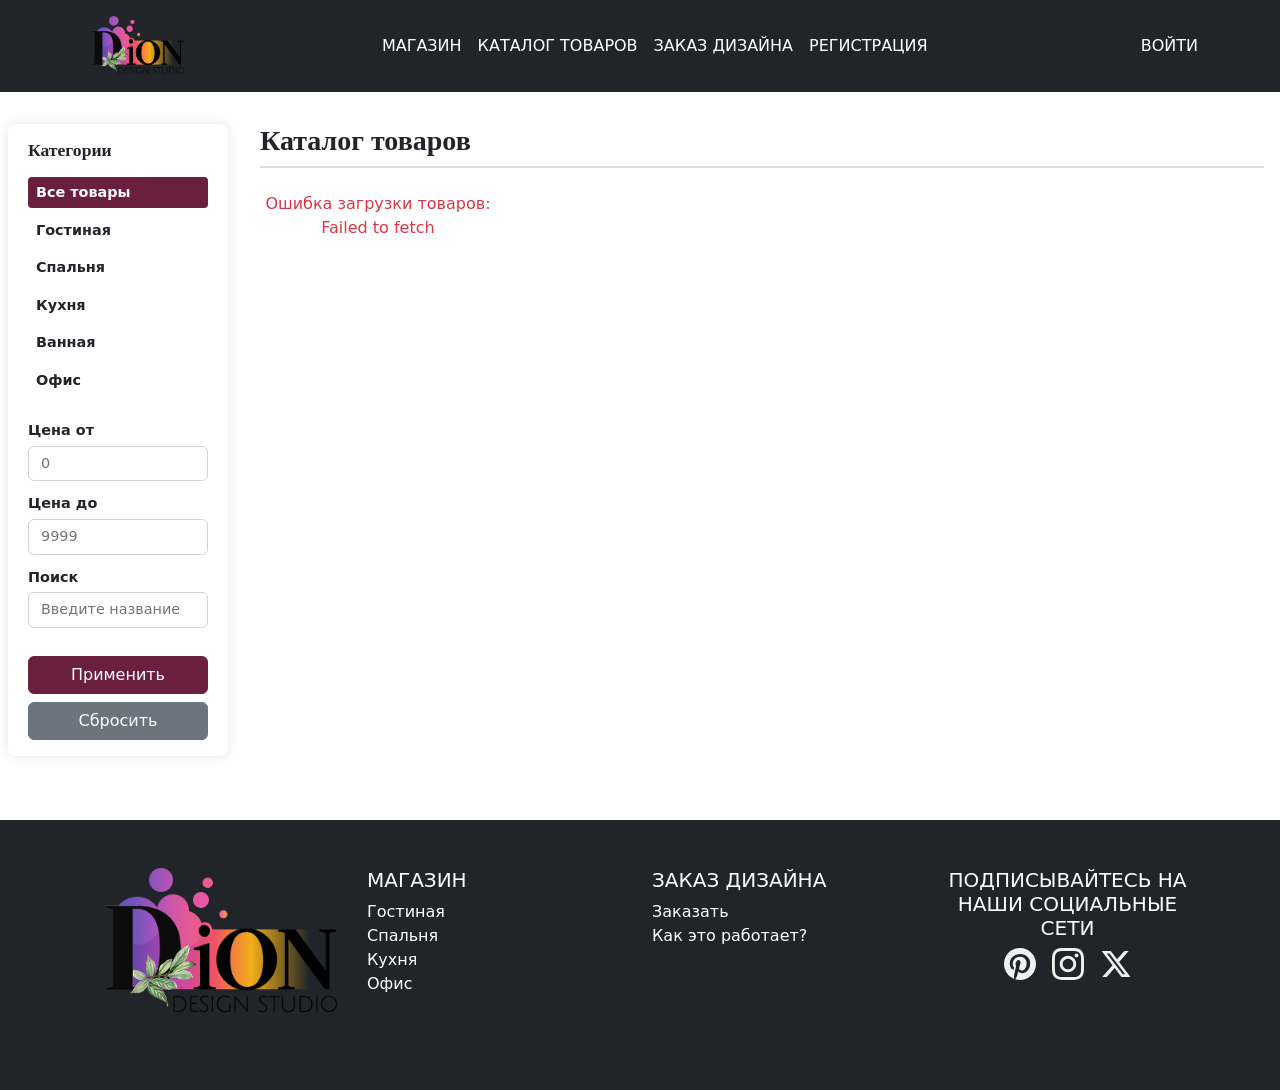
<file: frontend/catalog.html>
<!DOCTYPE html>
<html lang="ru">
<head>
  <meta charset="UTF-8">
  <title>Каталог - Design Studio</title>
  <link href="https://cdn.jsdelivr.net/npm/bootstrap@5.3.0/dist/css/bootstrap.min.css" rel="stylesheet">
  <link rel="stylesheet" href="src/css/styles.css">
  <link href="https://fonts.googleapis.com/css2?family=Inter:wght@400;500;600;700;800&display=swap" rel="stylesheet">
  <style>
    .logo-img-footer {
      height: 150px;
      width: auto;
      transition: opacity 0.3s ease;
    }
    .logo-img-footer:hover { opacity: 0.8; }
    .logo-img {
      height: 60px;
      width: auto;
      transition: opacity 0.3s ease;
    }
    .logo-img:hover { opacity: 0.8; }

    main.catalog-container {
      max-width: 1400px;
      margin: 2rem auto 4rem;
      padding: 0 1rem;
      display: flex;
      gap: 2rem;
    }

    aside.sidebar {
      width: 220px;
      min-width: 220px;
      background-color: #fff;
      border-radius: 0.5rem;
      box-shadow: 0 0 12px rgba(0, 0, 0, 0.1);
      padding: 1rem 1.25rem;
      position: sticky;
      top: 80px;
      height: fit-content;
      max-height: calc(100vh - 100px);
      overflow-y: auto;
    }

    aside.sidebar h2 {
      font-family: "Georgia", serif;
      font-weight: 700;
      margin-bottom: 1rem;
      font-size: 1.1rem;
    }

    ul.category-list {
      list-style: none;
      padding-left: 0;
      margin-bottom: 1.5rem;
    }

    ul.category-list li { margin-bottom: 0.4rem; }

    input[type="radio"][name="category"] { display: none; }

    label.category-label {
      cursor: pointer;
      font-weight: 600;
      display: block;
      padding: 0.3rem 0.5rem;
      border-radius: 4px;
      transition: background-color 0.2s ease;
      font-size: 0.9rem;
    }

    input[type="radio"][name="category"]:checked + label.category-label {
      background-color: #6B1F3F;
      color: #fff;
    }

    .filter-section > label {
      font-weight: 600;
      margin-bottom: 0.25rem;
      display: block;
      font-size: 0.9rem;
    }

    .filter-section input[type="number"],
    .filter-section input[type="text"] {
      width: 100%;
      padding: 0.375rem 0.75rem;
      border-radius: 0.375rem;
      border: 1px solid #ced4da;
      margin-bottom: 0.75rem;
      font-size: 0.9rem;
    }

    #filterForm button[type="submit"] {
      background-color: #6B1F3F;
      border-color: #6B1F3F;
      color: #fff;
      width: 100%;
      font-weight: 600;
      padding: 0.4rem 0;
      border-radius: 0.5rem;
      transition: background-color 0.3s ease;
      font-size: 0.9rem;
    }

    #filterForm button[type="submit"]:hover {
      background-color: #541831;
      border-color: #541831;
    }

    section.products-section { flex: 1; min-width: 0; }

    section.products-section > h1 {
      font-family: "Georgia", serif;
      font-weight: 700;
      font-size: 1.75rem;
      margin-bottom: 1.5rem;
      border-bottom: 2px solid #ddd;
      padding-bottom: 0.5rem;
    }

    .products-grid {
      display: grid;
      grid-template-columns: repeat(4, 1fr);
      gap: 1.25rem;
    }

    .product-card {
      background-color: #fff;
      border-radius: 0.75rem;
      box-shadow: 0 2px 8px rgba(0,0,0,0.1);
      display: flex;
      flex-direction: column;
      overflow: hidden;
      transition: box-shadow 0.3s ease, transform 0.3s ease;
    }

    .product-card:hover {
      box-shadow: 0 6px 16px rgba(0,0,0,0.15);
      transform: translateY(-4px);
    }

    .product-card__image-wrapper {
      position: relative;
      overflow: hidden;
      background: linear-gradient(135deg, #f8f9fa 0%, #e9ecef 100%);
    }

    .product-card__image {
      width: 100%;
      height: 180px;
      object-fit: cover;
      transition: transform 0.4s ease;
    }

    .product-card:hover .product-card__image { transform: scale(1.05); }

    .product-card__badge {
      position: absolute;
      top: 10px;
      left: 10px;
      background: linear-gradient(135deg, #ff6b6b 0%, #ee5a5a 100%);
      color: #fff;
      padding: 5px 10px;
      border-radius: 20px;
      font-size: 11px;
      font-weight: 700;
      box-shadow: 0 2px 8px rgba(255, 107, 107, 0.4);
      z-index: 10;
    }

    .product-card__info {
      padding: 0.875rem;
      flex-grow: 1;
      display: flex;
      flex-direction: column;
    }

    .product-card__category {
      font-size: 10px;
      text-transform: uppercase;
      letter-spacing: 1px;
      color: #6B1F3F;
      font-weight: 600;
      margin-bottom: 4px;
    }

    .product-card__name {
      font-family: "Georgia", serif;
      font-size: 0.95rem;
      font-weight: 700;
      color: #1a1a2e;
      margin-bottom: 6px;
      line-height: 1.3;
      display: -webkit-box;
      -webkit-line-clamp: 2;
      -webkit-box-orient: vertical;
      overflow: hidden;
    }

    .product-card__desc {
      font-size: 0.8rem;
      color: #666;
      line-height: 1.5;
      flex-grow: 1;
      margin-bottom: 10px;
      display: -webkit-box;
      -webkit-line-clamp: 2;
      -webkit-box-orient: vertical;
      overflow: hidden;
    }

    .product-card__price-wrapper { margin-bottom: 10px; }

    .product-card__price {
      font-size: 1.1rem;
      font-weight: 700;
      color: #1a1a2e;
    }

    .product-card__price--old {
      font-size: 0.8rem;
      color: #999;
      text-decoration: line-through;
      margin-left: 6px;
      font-weight: 500;
    }

    .product-card__price--new { color: #ff6b6b; }

    .product-card__buttons {
      display: flex;
      gap: 8px;
      margin-top: auto;
    }

    .product-card__btn {
      flex: 1;
      padding: 8px 10px;
      font-size: 0.8rem;
      font-weight: 600;
      border-radius: 8px;
      border: none;
      cursor: pointer;
      transition: all 0.3s ease;
    }

    .product-card__btn--cart {
      background: linear-gradient(135deg, #6B1F3F 0%, #8B2F5F 100%);
      color: #fff;
    }

    .product-card__btn--cart:hover {
      background: linear-gradient(135deg, #541831 0%, #6B1F3F 100%);
    }

    .product-card__btn--details {
      background: #f1f1f1;
      color: #333;
      border: 1px solid #ddd;
    }

    .product-card__btn--details:hover {
      background: #fff;
      border-color: #6B1F3F;
      color: #6B1F3F;
    }

    .social-icon {
      fill: #f1f1f1;
      width: 32px;
      height: 32px;
      transition: fill 0.3s ease;
    }
    .social-icon:hover { fill: #ccc; }

    /* ==================== DIALOG МОДАЛЬНОЕ ОКНО ==================== */
    :root {
      --accent: #6B1F3F;
      --bg-card: #ffffff;
      --text-main: #1a1a2e;
      --text-muted: #666;
      --radius: 24px;
    }

    #productModal {
      padding: 0;
      border: none;
      border-radius: var(--radius);
      max-width: 900px;
      width: 95%;
      font-family: 'Inter', sans-serif;
      overflow: visible;
      background: transparent;
    }

    #productModal::backdrop {
      background: rgba(0, 0, 0, 0.4);
      backdrop-filter: blur(8px);
    }

    .modal-wrapper {
      background: var(--bg-card);
      border-radius: var(--radius);
      position: relative;
      overflow: hidden;
    }

    .modal-layout {
      display: flex;
    }

    .modal-image-section {
      flex: 1.2;
      background: linear-gradient(135deg, #f8f9fa 0%, #e9ecef 100%);
      position: relative;
      display: flex;
      flex-direction: column;
      align-items: center;
      justify-content: center;
      padding: 40px;
      min-height: 450px;
    }

    #modalMainImage {
      transition: opacity 0.3s ease;
    }

    .modal-thumbnail {
      transition: all 0.3s ease;
    }

    /* КОНТЕЙНЕР ДЛЯ ГЛАВНОГО ИЗОБРАЖЕНИЯ С ФИКСИРОВАННЫМ РАЗМЕРОМ */
    .modal-main-image-container {
      width: 100%;
      min-height: 350px;
      display: flex;
      align-items: center;
      justify-content: center;
      background: transparent;
    }

    #modalMainImage {
      max-width: 100%;
      max-height: 350px;
      width: auto;
      height: auto;
      object-fit: contain;
      filter: drop-shadow(0 10px 20px rgba(0,0,0,0.1));
      transition: opacity 0.3s ease;
    }

    .modal-thumbnails {
      display: flex;
      flex-wrap: wrap;
      gap: 10px;
      margin-top: 20px;
      justify-content: center;
    }

    .modal-thumbnail {
      width: 70px;
      height: 70px;
      object-fit: cover;
      border-radius: 8px;
      cursor: pointer;
      border: 2px solid transparent;
      opacity: 0.7;
      transition: all 0.3s ease;
    }

    .modal-thumbnail:hover {
      opacity: 1;
      transform: scale(1.05);
    }

    .modal-thumbnail.active {
      opacity: 1;
      border-color: var(--accent);
      box-shadow: 0 0 0 2px rgba(107, 31, 63, 0.3);
    }

    .modal-info-section {
      flex: 1;
      padding: 40px;
      display: flex;
      flex-direction: column;
    }

    .modal-category {
      color: var(--text-muted);
      font-size: 12px;
      text-transform: uppercase;
      letter-spacing: 1.5px;
      font-weight: 600;
    }

    .modal-title {
      font-family: "Georgia", serif;
      font-size: 28px;
      font-weight: 700;
      margin: 8px 0 16px;
      color: var(--text-main);
      line-height: 1.2;
    }

    .modal-description {
      color: var(--text-muted);
      line-height: 1.7;
      margin-bottom: 20px;
      flex-grow: 1;
    }

    .modal-price-wrapper {
      display: flex;
      gap: 12px;
      align-items: center;
      margin-bottom: 24px;
    }

    .modal-price {
      font-size: 24px;
      font-weight: 700;
      color: var(--text-main);
    }

    .modal-price--new { color: #ff6b6b; }

    .modal-price--old {
      text-decoration: line-through;
      color: var(--text-muted);
      font-size: 16px;
    }

    .modal-quantity {
      display: flex;
      align-items: center;
      gap: 12px;
      margin-bottom: 24px;
    }

    .modal-quantity label {
      font-weight: 600;
      color: var(--text-main);
    }

    .modal-quantity input {
      width: 80px;
      padding: 10px;
      border: 1px solid #ddd;
      border-radius: 8px;
      font-size: 16px;
      text-align: center;
    }

    .modal-thumbnails {
      display: flex;
      flex-wrap: wrap;
      gap: 8px;
      margin-top: 16px;
    }

    .modal-thumbnail {
      width: 60px;
      height: 60px;
      object-fit: cover;
      border-radius: 8px;
      cursor: pointer;
      border: 2px solid transparent;
      opacity: 0.6;
      transition: all 0.3s ease;
    }

    .modal-thumbnail:hover {
      opacity: 1;
      border-color: var(--accent);
    }

    .modal-thumbnail.active {
      opacity: 1;
      border-color: var(--accent);
    }

    .modal-actions {
      display: flex;
      gap: 12px;
      margin-top: auto;
    }

    .modal-buy-btn {
      flex: 1;
      background: var(--accent);
      color: white;
      border: none;
      padding: 14px 24px;
      border-radius: 12px;
      font-weight: 600;
      font-size: 14px;
      cursor: pointer;
      transition: all 0.3s ease;
    }

    .modal-buy-btn:hover {
      background: #541831;
      transform: scale(1.02);
    }

    .modal-buy-btn:active {
      transform: scale(0.98);
    }

    .modal-close-btn {
      position: absolute;
      top: 16px;
      right: 16px;
      z-index: 10;
      background: rgba(255,255,255,0.9);
      border: none;
      width: 36px;
      height: 36px;
      border-radius: 50%;
      cursor: pointer;
      font-size: 18px;
      display: flex;
      align-items: center;
      justify-content: center;
      transition: all 0.3s ease;
    }

    .modal-close-btn:hover {
      background: #fff;
      transform: scale(1.1);
    }

    @media (max-width: 768px) {
      .modal-layout { flex-direction: column; }
      .modal-image-section { padding: 20px; min-height: 300px; }
      .modal-info-section { padding: 24px; }
    }

    /* Toast уведомления */
    .custom-toast {
        position: fixed;
        top: 20px;
        right: 20px;
        background-color: #28a745;
        color: white;
        padding: 12px 20px;
        border-radius: 8px;
        box-shadow: 0 4px 6px rgba(0, 0, 0, 0.1);
        opacity: 0;
        transform: translateY(-20px);
        transition: opacity 0.5s ease, transform 0.5s ease;
        z-index: 1000;
        display: flex;
        justify-content: space-between;
        align-items: center;
        font-size: 14px;
        font-weight: 500;
    }
    .custom-toast.show {
        opacity: 1;
        transform: translateY(0);
    }
    .custom-toast.error {
        background-color: #dc3545;
    }
    .custom-toast .close-btn {
        background: none;
        border: none;
        color: white;
        font-size: 18px;
        cursor: pointer;
        margin-left: 10px;
        padding: 0;
        line-height: 1;
    }
  </style>
</head>
<body>

<header class="bg-dark text-white p-3">
    <div class="container d-flex justify-content-between align-items-center">
        <a href="index.html" class="text-decoration-none">
            <img src="src/images/Лого.png" alt="Design Studio" class="logo-img">
        </a>
        <nav class="d-flex align-items-center justify-content-center flex-grow-1">
            <a href="shop.html" class="text-white me-3 text-decoration-none">МАГАЗИН</a>
            <a href="catalog.html" class="text-white me-3 text-decoration-none">КАТАЛОГ ТОВАРОВ</a>
            <a href="order.html" class="text-white me-3 text-decoration-none">ЗАКАЗ ДИЗАЙНА</a>
            <a href="register.html" class="text-white me-3 text-decoration-none" id="navRegister" style="display: none;">РЕГИСТРАЦИЯ</a>
            
            <!-- ОДИН элемент "ПРОФИЛЬ" - ссылка меняется в зависимости от роли -->
            <a href="profile.html" class="text-white me-3 text-decoration-none" id="navProfile" style="display: none;">ПРОФИЛЬ</a>
            
            <a href="crm.html" class="text-white me-3 text-decoration-none" id="navCrm" style="display: none;">CRM</a>
            <a href="marketing.html" class="text-white me-3 text-decoration-none" id="navMarketing" style="display: none;">МАРКЕТИНГ</a>
            <a href="analytics.html" class="text-white me-3 text-decoration-none" id="navAnalytics" style="display: none;">АНАЛИТИКА</a>
        </nav>
        <div>
            <a href="#" class="text-white text-decoration-none" id="navLogout">ВОЙТИ</a>
        </div>
    </div>
</header>

<main class="catalog-container">
  <aside class="sidebar">
    <h2>Категории</h2>
    <form id="filterForm" method="get" action="catalog.html">
      <ul class="category-list">
        <li>
          <input type="radio" id="category-all" name="category" value="" checked />
          <label for="category-all" class="category-label">Все товары</label>
        </li>
        <li>
          <input type="radio" id="category-1" name="category" value="Гостиная" />
          <label for="category-1" class="category-label">Гостиная</label>
        </li>
        <li>
          <input type="radio" id="category-2" name="category" value="Спальня" />
          <label for="category-2" class="category-label">Спальня</label>
        </li>
        <li>
          <input type="radio" id="category-3" name="category" value="Кухня" />
          <label for="category-3" class="category-label">Кухня</label>
        </li>
        <li>
          <input type="radio" id="category-4" name="category" value="Ванная" />
          <label for="category-4" class="category-label">Ванная</label>
        </li>
        <li>
          <input type="radio" id="category-5" name="category" value="Офис" />
          <label for="category-5" class="category-label">Офис</label>
        </li>
      </ul>
      <div class="filter-section">
        <label for="minPrice">Цена от</label>
        <input type="number" id="minPrice" name="minPrice" min="0" placeholder="0" />
        <label for="maxPrice">Цена до</label>
        <input type="number" id="maxPrice" name="maxPrice" min="0" placeholder="9999" />
        <label for="searchInput">Поиск</label>
        <input type="text" id="searchInput" name="search" placeholder="Введите название" autocomplete="off"/>
      </div>
      <div class="d-flex flex-column gap-2 mt-3">
        <button type="button" id="applyFiltersBtn" class="btn btn-primary w-100">Применить</button>
        <button type="button" id="resetFiltersBtn" class="btn btn-secondary w-100">Сбросить</button>
      </div>
    </form>
  </aside>

  <section class="products-section">
    <h1>Каталог товаров</h1>
    <div class="products-grid" id="productsGrid">
      <!-- Загружается через JS -->
    </div>
    <div id="noProducts" class="text-center mt-5 text-muted" style="display: none;">
      Товары не найдены.
    </div>
  </section>
</main>

<!-- DIALOG МОДАЛЬНОЕ ОКНО -->
<dialog id="productModal">
  <div class="modal-wrapper">
    <button class="modal-close-btn" id="modalCloseBtn">&times;</button>
    <div class="modal-layout">
      <div class="modal-image-section">
        <div class="modal-main-image-container">
            <img id="modalMainImage" src="src/images/default.jpg" alt="Product">
        </div>
        <div class="modal-thumbnails" id="modalThumbnails"></div>
      </div>
      <div class="modal-info-section">
        <span class="modal-category" id="modalCategory"></span>
        <h2 class="modal-title" id="modalTitle"></h2>
        <p class="modal-description" id="modalDescription"></p>
        <div class="modal-price-wrapper" id="modalPrice"></div>
        <div class="modal-quantity">
          <label for="modalQuantity">Количество:</label>
          <input type="number" id="modalQuantity" value="1" min="1">
        </div>
        <div class="modal-actions">
          <button class="modal-buy-btn" id="modalAddToCart">Добавить в корзину</button>
        </div>
      </div>
    </div>
  </div>
</dialog>

<footer class="bg-dark text-white py-5">
    <div class="container">
        <div class="row">
            <div class="col-md-3">
                <div class="d-flex align-items-center mb-4">
                    <a href="index.html" class="text-decoration-none">
                        <img src="src/images/Лого.png" alt="Design Studio" class="logo-img-footer">
                    </a>
                </div>
            </div>
            <div class="col-md-3">
                <h5>МАГАЗИН</h5>
                <ul class="list-unstyled">
                    <li><a href="catalog.html?category=Гостиная" class="text-white text-decoration-none">Гостиная</a></li>
                    <li><a href="catalog.html?category=Спальня" class="text-white text-decoration-none">Спальня</a></li>
                    <li><a href="catalog.html?category=Кухня" class="text-white text-decoration-none">Кухня</a></li>
                    <li><a href="catalog.html?category=Офис" class="text-white text-decoration-none">Офис</a></li>
                </ul>
            </div>
            <div class="col-md-3">
                <h5>ЗАКАЗ ДИЗАЙНА</h5>
                <ul class="list-unstyled">
                    <li><a href="order.html" class="text-white text-decoration-none">Заказать</a></li>
                    <li><a href="order.html" class="text-white text-decoration-none">Как это работает?</a></li>
                </ul>
            </div>
            <div class="col-md-3">
                <h5 class="text-center">ПОДПИСЫВАЙТЕСЬ НА НАШИ СОЦИАЛЬНЫЕ СЕТИ</h5>
                <div class="d-flex justify-content-center">
                    <a href="https://pinterest.com" class="text-white me-3 text-decoration-none">
                        <svg class="social-icon" viewBox="0 0 24 24">
                            <path d="M12 0C5.373 0 0 5.373 0 12c0 5.084 3.163 9.426 7.627 11.174-.105-.949-.2-2.405.042-3.441.219-.937 1.406-5.957 1.406-5.957s-.359-.719-.359-1.781c0-1.663.967-2.911 2.168-2.911 1.024 0 1.518.769 1.518 1.688 0 1.029-.653 2.567-.992 3.992-.285 1.193.6 2.165 1.775 2.165 2.128 0 3.768-2.245               3.768-5.487 0-2.861-2.063-4.869-5.008-4.869-3.41 0-5.409 2.562-5.409 5.199 0 1.033.394 2.143.889 2.741.099.12.112.225.085.345-.09.375-.293 1.199-.334 1.363-.053.225-.172.271-.402.165-1.495-.69-2.433-2.878-2.433-4.646 0-3.776 2.748-7.252 7.92-7.252 4.158 0 7.392 2.967 7.392 6.923 0 4.135-2.607 7.462-6.233 7.462-1.214 0-2.357-.629-2.746-1.378l-.748 2.853c-.271 1.043-1.002 2.35-1.492 3.146C9.57 23.812 10.763 24.009 12 24c6.627 0 12-5.373 12-12S18.627 0 12 0z"/>
                        </svg>
                    </a>
                    <a href="https://instagram.com" class="text-white me-3 text-decoration-none">
                        <svg class="social-icon" viewBox="0 0 24 24">
                            <path d="M12 2.163c3.204 0 3.584.012 4.85.07 3.252.148 4.771 1.691 4.919 4.919.058 1.265.069 1.645.069 4.849 0 3.205-.012 3.584-.069 4.849-.149 3.225-1.664 4.771-4.919 4.919-1.266.058-1.644.07-4.85.07-3.204 0-3.584-.012-4.849-.07-3.26-.149-4.771-1.699-4.919-4.92-.058-1.265-.07-1.644-.07-4.849 0-3.204.013-3.583.07-4.849.149-3.227 1.664-4.771 4.919-4.919 1.266-.057 1.645-.069 4.849-.069zm0-2.163c-3.259 0-3.667.014-4.947.072-4.358.2-6.78 2.618-6.98 6.98-.059 1.281-.073 1.689-.073 4.948 0 3.259.014 3.668.072 4.948.2 4.358 2.618 6.78 6.98 6.98 1.281.058 1.689.072 4.948.072 3.259 0 3.668-.014 4.948-.072 4.354-.2 6.782-2.618 6.979-6.98.059-1.28.073-1.689.073-4.948 0-3.259-.014-3.667-.072-4.947-.196-4.354-2.617-6.78-6.979-6.98-1.281-.059-1.69-.073-4.949-.073zm0 5.838c-3.403 0-6.162 2.759-6.162 6.162s2.759 6.163 6.162 6.163 6.162-2.759 6.162-6.163c0-3.403-2.759-6.162-6.162-6.162zm0 10.162c-2.209 0-4-1.79-4-4 0-2.209 1.791-4 4-4s4 1.791 4 4c0 2.21-1.791 4-4 4zm6.406-11.845c-.796 0-1.441.645-1.441 1.44s.645 1.44 1.441 1.44c.795 0 1.439-.645 1.439-1.44s-.644-1.44-1.439-1.44z"/>
                        </svg>
                    </a>
                    <a href="https://twitter.com" class="text-white text-decoration-none">
                        <svg class="social-icon" viewBox="0 0 24 24">
                            <path d="M18.244 2.25h3.308l-7.227 8.26 8.502 11.24H16.17l-5.214-6.817L4.99 21.75H1.68l7.73-8.835L1.254 2.25H8.08l4.713 6.231zm-1.161 17.52h1.833L7.084 4.126H5.117z"/>
                        </svg>
                    </a>
                </div>
            </div>
        </div>
    </div>
</footer>

<script src="https://cdn.jsdelivr.net/npm/bootstrap@5.3.0/dist/js/bootstrap.bundle.min.js"></script>
<script src="src/js/app.js"></script>
<script src="src/js/catalog.js"></script>
<script>
  function handleLogout(event) {
    event.preventDefault();
    const navLogout = document.getElementById('navLogout');
    if (navLogout.textContent === 'ВЫЙТИ') {
      localStorage.removeItem('design_studio_user');
      localStorage.removeItem('design_studio_token');
      window.location.href = 'index.html';
    } else {
      window.location.href = 'login.html';
    }
  }

  // Закрытие модального окна
  document.getElementById('modalCloseBtn').addEventListener('click', () => {
    document.getElementById('productModal').close();
  });
</script>
</body>
</html>
</file>
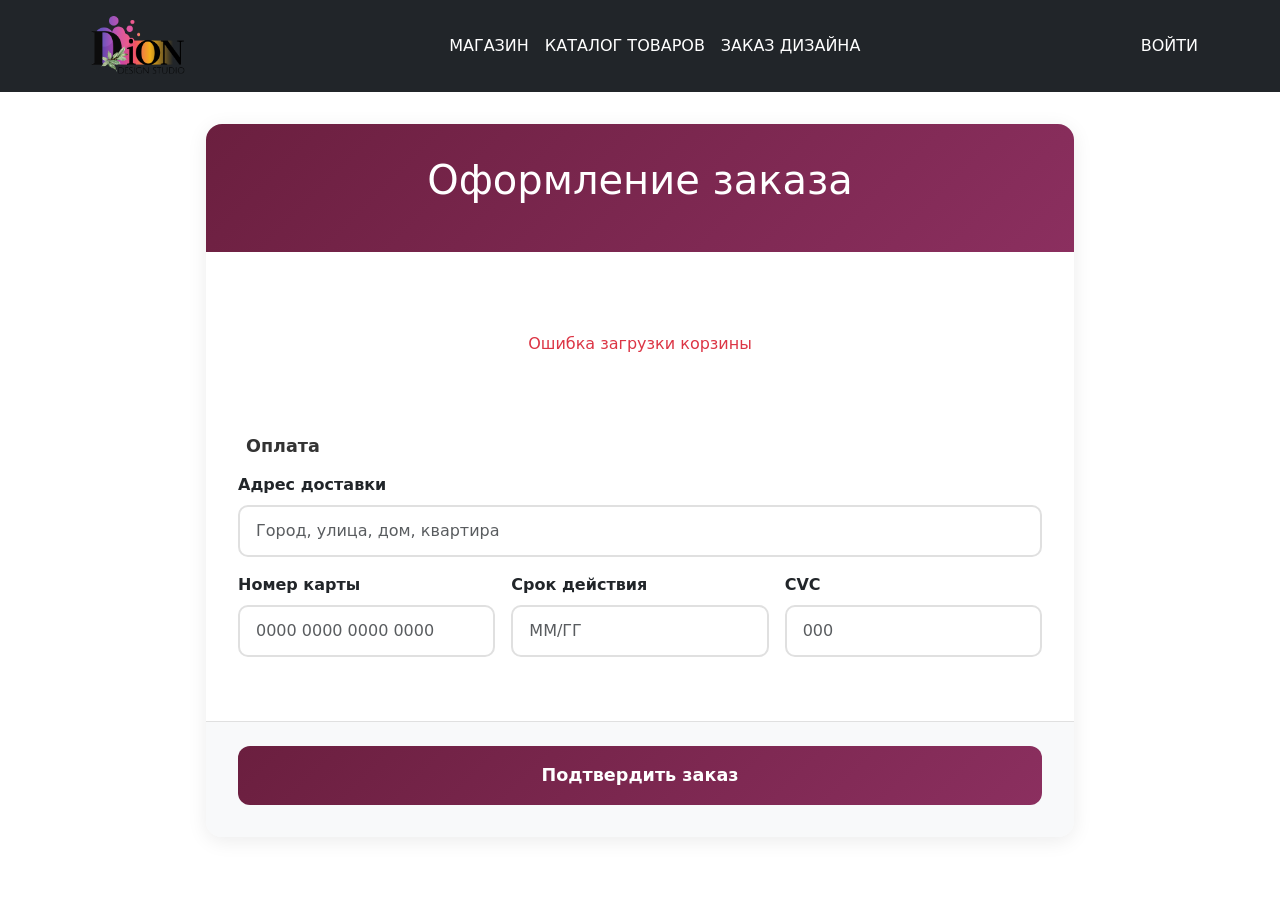
<file: frontend/checkout.html>
<!DOCTYPE html>
<html lang="ru">
<head>
  <meta charset="UTF-8">
  <title>Оформление заказа - Design Studio</title>
  <link href="https://cdn.jsdelivr.net/npm/bootstrap@5.3.0/dist/css/bootstrap.min.css" rel="stylesheet">
  <link rel="stylesheet" href="src/css/styles.css">
  <style>
    .logo-img-footer { height: 150px; width: auto; }
    .logo-img { height: 60px; width: auto; }

    .checkout-container {
      max-width: 900px;
      margin: 2rem auto;
      padding: 0 1rem;
    }

    .checkout-card {
      background: white;
      border-radius: 16px;
      box-shadow: 0 4px 20px rgba(0,0,0,0.08);
      overflow: hidden;
    }

    .checkout-header {
      background: linear-gradient(135deg, #6B1F3F 0%, #8B2F5F 100%);
      color: white;
      padding: 2rem;
      text-align: center;
    }

    .checkout-body {
      padding: 2rem;
    }

    .cart-items-list {
      max-height: 300px;
      overflow-y: auto;
    }

    .cart-item {
      display: flex;
      align-items: center;
      gap: 1rem;
      padding: 1rem;
      border-bottom: 1px solid #f0f0f0;
    }

    .cart-item:last-child {
      border-bottom: none;
    }

    .cart-item-image {
      width: 80px;
      height: 80px;
      object-fit: cover;
      border-radius: 8px;
      background: #f5f5f5;
    }

    .cart-item-info {
      flex-grow: 1;
    }

    .cart-item-name {
      font-weight: 600;
      margin-bottom: 0.25rem;
    }

    .cart-item-price {
      color: #666;
      font-size: 0.9rem;
    }

    .cart-item-qty {
      color: #999;
      font-size: 0.85rem;
    }

    .cart-item-total {
      font-weight: 700;
      color: #6B1F3F;
      font-size: 1.1rem;
      min-width: 100px;
      text-align: right;
    }

    .order-summary {
      background: #f8f9fa;
      border-radius: 12px;
      padding: 1.5rem;
      margin-top: 1.5rem;
    }

    .summary-row {
      display: flex;
      justify-content: space-between;
      margin-bottom: 0.75rem;
      font-size: 1rem;
    }

    .summary-row:last-child {
      margin-bottom: 0;
      padding-top: 0.75rem;
      border-top: 2px solid #e0e0e0;
      font-size: 1.25rem;
      font-weight: 700;
    }

    .discount-row {
      color: #28a745;
    }

    .discount-row .summary-value {
      color: #28a745;
    }

    .form-section {
      margin-top: 2rem;
    }

    .form-section-title {
      font-size: 1.1rem;
      font-weight: 700;
      color: #333;
      margin-bottom: 1rem;
      display: flex;
      align-items: center;
      gap: 0.5rem;
    }

    .form-row {
      display: grid;
      grid-template-columns: repeat(3, 1fr);
      gap: 1rem;
      margin-bottom: 1rem;
    }

    @media (max-width: 768px) {
      .form-row {
        grid-template-columns: 1fr;
      }
    }

    .form-group {
      margin-bottom: 1rem;
    }

    .form-label {
      font-weight: 600;
      margin-bottom: 0.5rem;
      display: block;
    }

    .form-control {
      width: 100%;
      padding: 0.75rem 1rem;
      border: 2px solid #e0e0e0;
      border-radius: 10px;
      font-size: 1rem;
    }

    .form-control:focus {
      border-color: #6B1F3F;
      box-shadow: 0 0 0 3px rgba(107, 31, 63, 0.1);
    }

    .submit-section {
      padding: 1.5rem 2rem 2rem;
      background: #f8f9fa;
      border-top: 1px solid #e0e0e0;
    }

    .submit-btn {
      width: 100%;
      padding: 1rem;
      background: linear-gradient(135deg, #6B1F3F 0%, #8B2F5F 100%);
      color: white;
      border: none;
      border-radius: 12px;
      font-size: 1.1rem;
      font-weight: 700;
      cursor: pointer;
      transition: all 0.3s ease;
    }

    .submit-btn:hover {
      transform: translateY(-2px);
      box-shadow: 0 6px 20px rgba(107, 31, 63, 0.3);
    }

    .submit-btn:disabled {
      opacity: 0.6;
      cursor: not-allowed;
    }

    .user-discount-badge {
      background: linear-gradient(135deg, #28a745 0%, #20c997 100%);
      color: white;
      padding: 0.5rem 1rem;
      border-radius: 8px;
      font-size: 0.9rem;
      display: inline-flex;
      align-items: center;
      gap: 0.5rem;
    }

    .custom-toast {
      position: fixed;
      top: 20px;
      right: 20px;
      background-color: #28a745;
      color: white;
      padding: 12px 20px;
      border-radius: 8px;
      box-shadow: 0 4px 6px rgba(0, 0, 0, 0.1);
      opacity: 0;
      transform: translateY(-20px);
      transition: opacity 0.5s ease, transform 0.5s ease;
      z-index: 1000;
    }

    .custom-toast.show { opacity: 1; transform: translateY(0); }
    .custom-toast.error { background-color: #dc3545; }
  </style>
</head>
<body>
<header class="bg-dark text-white p-3">
    <div class="container d-flex justify-content-between align-items-center">
        <a href="index.html" class="text-decoration-none">
            <img src="src/images/Лого.png" alt="Design Studio" class="logo-img">
        </a>
        <nav class="d-flex align-items-center justify-content-center flex-grow-1">
            <a href="shop.html" class="text-white me-3 text-decoration-none">МАГАЗИН</a>
            <a href="catalog.html" class="text-white me-3 text-decoration-none">КАТАЛОГ ТОВАРОВ</a>
            <a href="order.html" class="text-white me-3 text-decoration-none">ЗАКАЗ ДИЗАЙНА</a>
            <a href="register.html" class="text-white me-3 text-decoration-none" id="navRegister" style="display: none;">РЕГИСТРАЦИЯ</a>
            
            <!-- ОДИН элемент "ПРОФИЛЬ" - ссылка меняется в зависимости от роли -->
            <a href="profile.html" class="text-white me-3 text-decoration-none" id="navProfile" style="display: none;">ПРОФИЛЬ</a>
            
            <a href="crm.html" class="text-white me-3 text-decoration-none" id="navCrm" style="display: none;">CRM</a>
            <a href="marketing.html" class="text-white me-3 text-decoration-none" id="navMarketing" style="display: none;">МАРКЕТИНГ</a>
            <a href="analytics.html" class="text-white me-3 text-decoration-none" id="navAnalytics" style="display: none;">АНАЛИТИКА</a>
        </nav>
        <div>
            <a href="#" class="text-white text-decoration-none" id="navLogout">ВОЙТИ</a>
        </div>
    </div>
</header>

<div class="checkout-container">
  <div class="checkout-card">
    <div class="checkout-header">
      <h1><i class="bi bi-cart-check"></i> Оформление заказа</h1>
      <p id="discountInfo"></p>
    </div>
    
    <div class="checkout-body">
      <!-- Список товаров -->
      <div class="cart-items-list" id="cartItemsContainer">
        <div class="text-center p-5">
          <i class="bi bi-hourglass-split" style="font-size: 2rem; color: #ccc;"></i>
          <p class="mt-2 text-muted">Загрузка корзины...</p>
        </div>
      </div>
      
      <!-- Итого -->
      <div class="order-summary" id="orderSummary" style="display: none;">
        <div class="summary-row">
          <span>Товары:</span>
          <span class="summary-value" id="summarySubtotal">0 BYN</span>
        </div>
        <div class="summary-row discount-row" id="discountRow" style="display: none;">
          <span>Ваша скидка (<span id="discountPercent">0</span>%):</span>
                    <span class="summary-value" id="summaryDiscount">-0 BYN</span>
        </div>
        <div class="summary-row">
          <span>Доставка:</span>
          <span class="summary-value">Бесплатно</span>
        </div>
        <div class="summary-row">
          <strong>Итого к оплате:</strong>
          <strong class="summary-value" id="summaryTotal" style="color: #6B1F3F;">0 BYN</strong>
        </div>
      </div>
      
      <!-- Форма оплаты -->
      <div class="form-section">
        <h3 class="form-section-title">
          <i class="bi bi-credit-card"></i> Оплата
        </h3>
        <form id="checkoutForm">
          <div class="form-group">
            <label class="form-label">Адрес доставки</label>
            <input type="text" class="form-control" name="address" required placeholder="Город, улица, дом, квартира">
          </div>
          <div class="form-row">
            <div class="form-group">
              <label class="form-label">Номер карты</label>
              <input type="text" class="form-control" name="cardNumber" required placeholder="0000 0000 0000 0000" maxlength="19">
            </div>
            <div class="form-group">
              <label class="form-label">Срок действия</label>
              <input type="text" class="form-control" name="expiry" required placeholder="ММ/ГГ" maxlength="5">
            </div>
            <div class="form-group">
              <label class="form-label">CVC</label>
              <input type="text" class="form-control" name="cvc" required placeholder="000" maxlength="3">
            </div>
          </div>
        </form>
      </div>
    </div>
    
    <div class="submit-section">
      <button type="submit" form="checkoutForm" class="submit-btn" id="submitBtn">
        <i class="bi bi-check-circle"></i> Подтвердить заказ
      </button>
    </div>
  </div>
</div>

<script src="https://cdn.jsdelivr.net/npm/bootstrap@5.3.0/dist/js/bootstrap.bundle.min.js"></script>
<script src="src/js/checkout.js"></script>
</body>
</html>
</file>
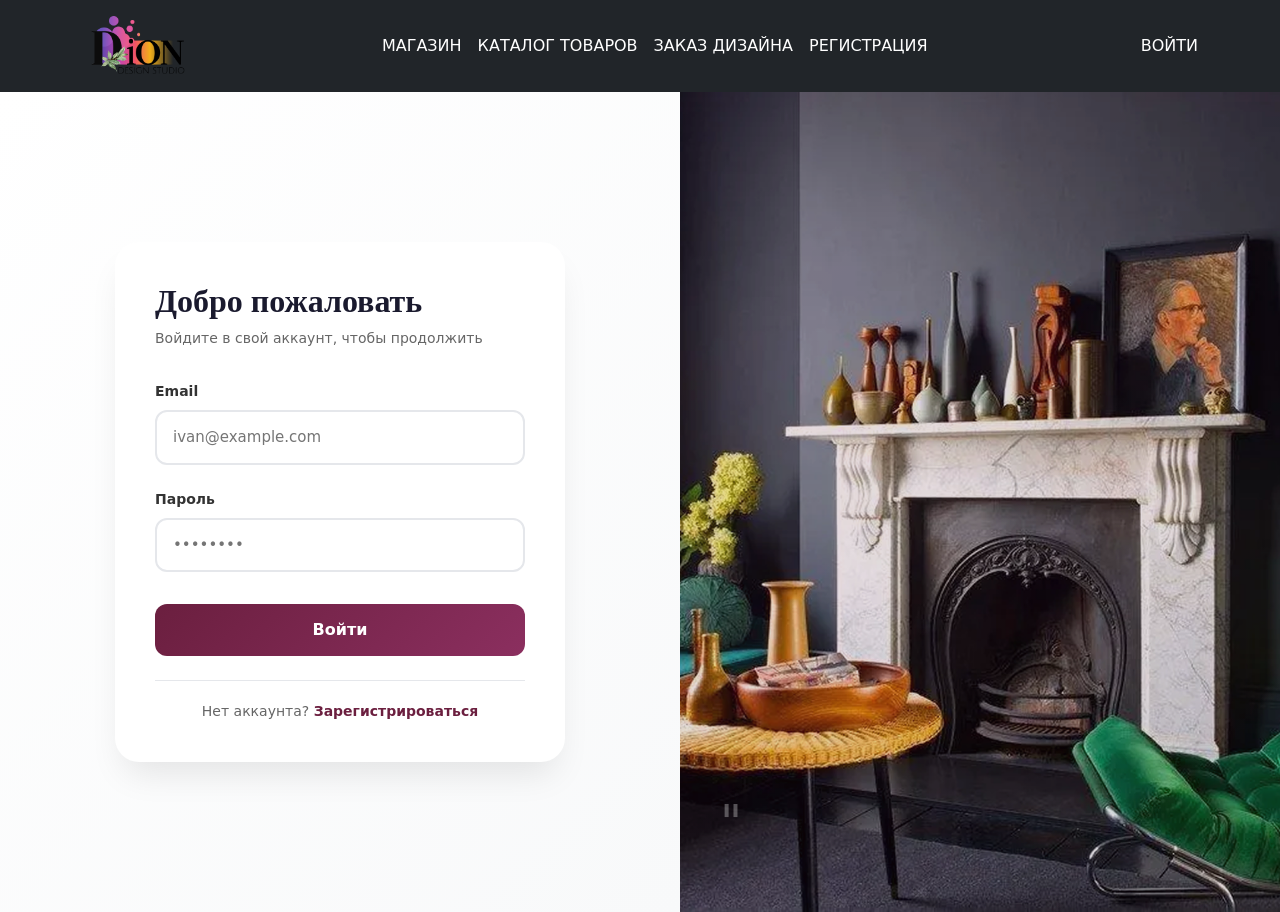
<file: frontend/login.html>
<!DOCTYPE html>
<html lang="ru">
<head>
  <meta charset="UTF-8">
  <title>Вход - Design Studio</title>
  <link href="https://cdn.jsdelivr.net/npm/bootstrap@5.3.0/dist/css/bootstrap.min.css" rel="stylesheet">
  <link rel="stylesheet" href="src/css/styles.css">
  <style>
    * {
      margin: 0;
      padding: 0;
      box-sizing: border-box;
    }

    body {
      font-family: 'Inter', system-ui, -apple-system, sans-serif;
      overflow-x: hidden;
    }

    /* Стили для шапки */
    .logo-img-footer {
      height: 150px;
      width: auto;
      transition: opacity 0.3s ease;
    }
    .logo-img-footer:hover {
      opacity: 0.8;
    }
    .logo-img {
      height: 60px;
      width: auto;
      transition: opacity 0.3s ease;
    }
    .logo-img:hover {
      opacity: 0.8;
    }
    .social-icon {
      fill: #f1f1f1;
      width: 32px;
      height: 32px;
      transition: fill 0.3s ease;
    }
    .social-icon:hover {
      fill: #ccc;
    }

    /* Сплит-экран контейнер */
    .split-screen {
      display: flex;
      min-height: calc(100vh - 80px);
      background: #fff;
    }

    /* Левая часть - форма */
    .split-left {
      flex: 1;
      display: flex;
      align-items: center;
      justify-content: center;
      padding: 40px;
      background: linear-gradient(135deg, #fff 0%, #f8f9fa 100%);
    }

    .auth-container {
      max-width: 450px;
      width: 100%;
      padding: 40px;
      background: white;
      border-radius: 24px;
      box-shadow: 0 20px 35px -10px rgba(0, 0, 0, 0.1);
    }

    .auth-title {
      font-size: 32px;
      font-weight: 700;
      margin-bottom: 8px;
      color: #1a1a2e;
      font-family: "Georgia", serif;
    }

    .auth-subtitle {
      color: #666;
      margin-bottom: 32px;
      font-size: 14px;
    }

    .form-group {
      margin-bottom: 24px;
    }

    .form-group label {
      display: block;
      margin-bottom: 8px;
      font-weight: 600;
      font-size: 14px;
      color: #333;
    }

    .form-group input {
      width: 100%;
      padding: 14px 16px;
      border: 2px solid #e5e7eb;
      border-radius: 12px;
      font-size: 15px;
      transition: all 0.3s ease;
      outline: none;
    }

    .form-group input:focus {
      border-color: #6B1F3F;
      box-shadow: 0 0 0 3px rgba(107, 31, 63, 0.1);
    }

    .btn-auth {
      width: 100%;
      padding: 14px;
      background: linear-gradient(135deg, #6B1F3F 0%, #8B2F5F 100%);
      color: white;
      border: none;
      border-radius: 12px;
      font-size: 16px;
      font-weight: 600;
      cursor: pointer;
      transition: all 0.3s ease;
      margin-top: 8px;
    }

    .btn-auth:hover {
      transform: translateY(-2px);
      box-shadow: 0 10px 20px -5px rgba(107, 31, 63, 0.4);
    }

    .auth-footer {
      text-align: center;
      margin-top: 24px;
      padding-top: 20px;
      border-top: 1px solid #e5e7eb;
      color: #666;
      font-size: 14px;
    }

    .auth-footer a {
      color: #6B1F3F;
      text-decoration: none;
      font-weight: 600;
    }

    .auth-footer a:hover {
      text-decoration: underline;
    }

    /* Правая часть - изображение */
    .split-right {
      flex: 1;
      position: relative;
      background: linear-gradient(135deg, #6B1F3F 0%, #2a0a18 100%);
      overflow: hidden;
      display: flex;
      align-items: center;
      justify-content: center;
    }

    .split-right img {
      width: 100%;
      height: 100%;
      object-fit: cover;
      opacity: 0.85;
    }

    .overlay-text {
      position: absolute;
      bottom: 60px;
      left: 40px;
      right: 40px;
      color: white;
      text-align: left;
      z-index: 2;
    }

    .overlay-text h2 {
      font-size: 28px;
      font-weight: 700;
      margin-bottom: 12px;
      font-family: "Georgia", serif;
    }

    .overlay-text p {
      font-size: 14px;
      opacity: 0.9;
      line-height: 1.6;
    }

    .quote-icon {
      font-size: 48px;
      opacity: 0.3;
      margin-bottom: 16px;
    }

    /* Toast уведомления */
    .custom-toast {
      position: fixed;
      top: 20px;
      right: 20px;
      background-color: #28a745;
      color: white;
      padding: 12px 20px;
      border-radius: 8px;
      box-shadow: 0 4px 6px rgba(0, 0, 0, 0.1);
      opacity: 0;
      transform: translateY(-20px);
      transition: opacity 0.5s ease, transform 0.5s ease;
      z-index: 1000;
      display: flex;
      justify-content: space-between;
      align-items: center;
      font-size: 14px;
      font-weight: 500;
    }
    .custom-toast.show {
      opacity: 1;
      transform: translateY(0);
    }
    .custom-toast.error {
      background-color: #dc3545;
    }
    .custom-toast .close-btn {
      background: none;
      border: none;
      color: white;
      font-size: 18px;
      cursor: pointer;
      margin-left: 10px;
      padding: 0;
      line-height: 1;
    }

    @media (max-width: 768px) {
      .split-screen {
        flex-direction: column;
      }
      .split-right {
        min-height: 300px;
      }
      .auth-container {
        padding: 24px;
      }
      .auth-title {
        font-size: 28px;
      }
    }
  </style>
</head>
<body>

<header class="bg-dark text-white p-3">
    <div class="container d-flex justify-content-between align-items-center">
        <a href="index.html" class="text-decoration-none">
            <img src="src/images/Лого.png" alt="Design Studio" class="logo-img">
        </a>
        <nav class="d-flex align-items-center justify-content-center flex-grow-1">
            <a href="shop.html" class="text-white me-3 text-decoration-none">МАГАЗИН</a>
            <a href="catalog.html" class="text-white me-3 text-decoration-none">КАТАЛОГ ТОВАРОВ</a>
            <a href="order.html" class="text-white me-3 text-decoration-none">ЗАКАЗ ДИЗАЙНА</a>
            <a href="register.html" class="text-white me-3 text-decoration-none" id="navRegister" style="display: none;">РЕГИСТРАЦИЯ</a>
            <a href="profile.html" class="text-white me-3 text-decoration-none" id="navProfile" style="display: none;">ПРОФИЛЬ</a>
            <a href="crm.html" class="text-white me-3 text-decoration-none" id="navCrm" style="display: none;">CRM</a>
            <a href="marketing.html" class="text-white me-3 text-decoration-none" id="navMarketing" style="display: none;">МАРКЕТИНГ</a>
            <a href="analytics.html" class="text-white me-3 text-decoration-none" id="navAnalytics" style="display: none;">АНАЛИТИКА</a>
        </nav>
        <div>
            <a href="#" class="text-white text-decoration-none" id="navLogout">ВОЙТИ</a>
        </div>
    </div>
</header>

<div class="split-screen">
  <!-- Левая часть - форма входа -->
  <div class="split-left">
    <div class="auth-container">
      <h1 class="auth-title">Добро пожаловать</h1>
      <p class="auth-subtitle">Войдите в свой аккаунт, чтобы продолжить</p>
      
      <form id="loginForm">
        <div class="form-group">
          <label>Email</label>
          <input type="email" name="email" placeholder="ivan@example.com" required>
        </div>
        <div class="form-group">
          <label>Пароль</label>
          <input type="password" name="password" placeholder="••••••••" required>
        </div>
        <button type="submit" class="btn-auth">Войти</button>
      </form>
      
      <div class="auth-footer">
        Нет аккаунта? <a href="register.html">Зарегистрироваться</a>
      </div>
    </div>
  </div>

  <!-- Правая часть - изображение -->
  <div class="split-right">
    <img src="src/images/Авторизация.png" alt="Интерьер студии дизайна" onerror="this.src='src/images/default.jpg'">
    <div class="overlay-text">
      <div class="quote-icon">"</div>
    </div>
  </div>
</div>

<script src="https://cdn.jsdelivr.net/npm/bootstrap@5.3.0/dist/js/bootstrap.bundle.min.js"></script>
<script src="src/js/app.js"></script>
<script>
  function handleLogout(event) {
    event.preventDefault();
    const navLogout = document.getElementById('navLogout');
    if (navLogout.textContent === 'ВЫЙТИ') {
      localStorage.removeItem('design_studio_user');
      localStorage.removeItem('design_studio_token');
      window.location.href = 'index.html';
    } else {
      window.location.href = 'login.html';
    }
  }
</script>
</body>
</html>
</file>
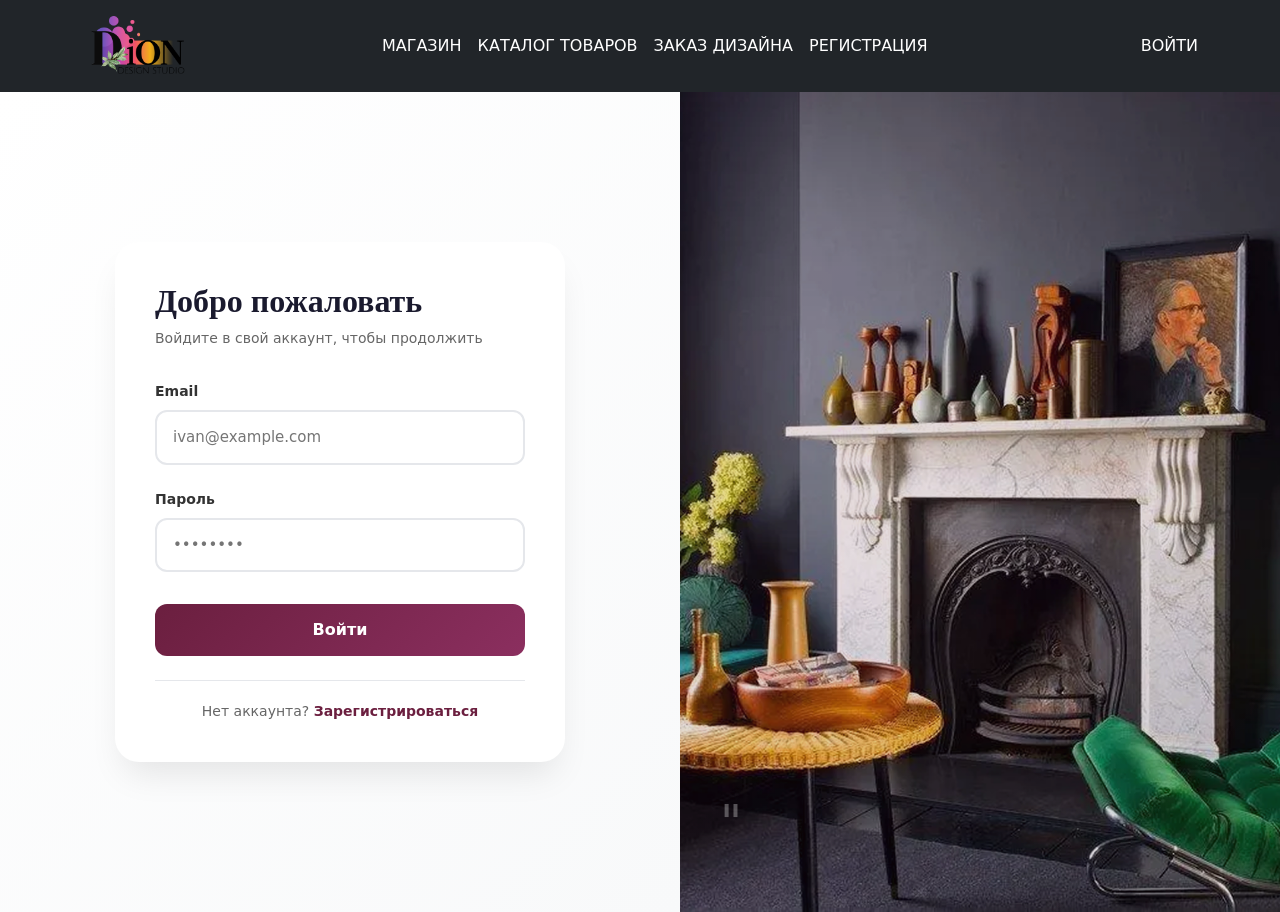
<file: frontend/marketing.html>
<!-- marketing.html -->
<!DOCTYPE html>
<html lang="ru">
<head>
    <meta charset="UTF-8">
    <title>Маркетинг - Design Studio</title>
    <link href="https://cdn.jsdelivr.net/npm/bootstrap@5.3.0/dist/css/bootstrap.min.css" rel="stylesheet">
    <link rel="stylesheet" href="https://cdn.jsdelivr.net/npm/bootstrap-icons@1.10.0/font/bootstrap-icons.css">
    <link rel="stylesheet" href="src/css/styles.css">
    <style>
        :root {
            --mkt-primary: #6B1F3F;
            --mkt-secondary: #8B2F5F;
            --mkt-success: #28a745;
            --mkt-warning: #f39c12;
            --mkt-danger: #dc3545;
            --mkt-info: #17a2b8;
        }
        .mkt-stats-grid {
            display: grid;
            grid-template-columns: repeat(6, 1fr);
            gap: 15px;
            margin-bottom: 25px;
        }
        .mkt-stat-box {
            background: white;
            border-radius: 12px;
            padding: 20px;
            text-align: center;
            box-shadow: 0 2px 8px rgba(0,0,0,0.05);
            border: 1px solid #e8e8e8;
            transition: transform 0.2s, box-shadow 0.2s;
        }
        .mkt-stat-box:hover {
            transform: translateY(-2px);
            box-shadow: 0 4px 12px rgba(0,0,0,0.1);
        }
        .mkt-stat-value {
            font-size: 1.8rem;
            font-weight: 700;
            color: var(--mkt-primary);
            margin-bottom: 5px;
        }
        .mkt-stat-label {
            font-size: 0.8rem;
            color: #888;
            text-transform: uppercase;
            letter-spacing: 0.05em;
        }
        .mkt-campaign-card {
            background: white;
            border-radius: 12px;
            border: 1px solid #e8e8e8;
            margin-bottom: 15px;
            overflow: hidden;
            transition: all 0.2s;
        }
        .mkt-campaign-card:hover {
            box-shadow: 0 4px 12px rgba(0,0,0,0.08);
        }
        .mkt-campaign-header {
            background: linear-gradient(135deg, var(--mkt-primary) 0%, var(--mkt-secondary) 100%);
            color: white;
            padding: 15px 20px;
            display: flex;
            justify-content: space-between;
            align-items: center;
        }
        .mkt-campaign-title {
            font-weight: 700;
            font-size: 1.1rem;
            margin: 0;
        }
        .mkt-campaign-status {
            padding: 4px 12px;
            border-radius: 20px;
            font-size: 0.75rem;
            font-weight: 600;
            background: rgba(255,255,255,0.2);
        }
        .mkt-campaign-body {
            padding: 20px;
        }
        .mkt-campaign-description {
            color: #666;
            margin-bottom: 15px;
            font-size: 0.9rem;
        }
        .mkt-campaign-info {
            display: grid;
            grid-template-columns: repeat(4, 1fr);
            gap: 15px;
            margin-bottom: 15px;
        }
        .mkt-info-item {
            text-align: center;
        }
        .mkt-info-label {
            font-size: 0.7rem;
            color: #999;
            text-transform: uppercase;
            margin-bottom: 4px;
        }
        .mkt-info-value {
            font-weight: 600;
            color: #333;
            font-size: 0.95rem;
        }
        .mkt-campaign-metrics {
            display: flex;
            gap: 20px;
            padding: 15px;
            background: #f8f9fa;
            border-radius: 8px;
        }
        .mkt-metric {
            display: flex;
            flex-direction: column;
            align-items: center;
            flex: 1;
        }
        .mkt-metric-value {
            font-size: 1.2rem;
            font-weight: 700;
            color: var(--mkt-primary);
        }
        .mkt-metric-label {
            font-size: 0.7rem;
            color: #888;
        }
        .mkt-metric-bar {
            width: 100%;
            height: 6px;
            background: #e0e0e0;
            border-radius: 3px;
            margin-top: 8px;
            overflow: hidden;
        }
        .mkt-metric-bar-fill {
            height: 100%;
            background: linear-gradient(90deg, var(--mkt-primary), var(--mkt-secondary));
            border-radius: 3px;
            transition: width 0.5s ease;
        }
        .mkt-campaign-footer {
            padding: 15px 20px;
            border-top: 1px solid #eee;
            display: flex;
            justify-content: space-between;
            align-items: center;
        }
        .mkt-campaign-date {
            font-size: 0.8rem;
            color: #888;
        }
        .mkt-btn {
            padding: 8px 16px;
            border: none;
            border-radius: 8px;
            font-weight: 600;
            font-size: 0.85rem;
            cursor: pointer;
            transition: all 0.2s;
            display: inline-flex;
            align-items: center;
            gap: 6px;
        }
        .mkt-btn-primary {
            background: var(--mkt-primary);
            color: white;
        }
        .mkt-btn-primary:hover {
            background: var(--mkt-secondary);
        }
        .mkt-btn-success {
            background: var(--mkt-success);
            color: white;
        }
        .mkt-btn-warning {
            background: var(--mkt-warning);
            color: white;
        }
        .mkt-btn-danger {
            background: var(--mkt-danger);
            color: white;
        }
        .mkt-btn-info {
            background: var(--mkt-info);
            color: white;
        }
        .mkt-btn-sm {
            padding: 5px 10px;
            font-size: 0.8rem;
        }
        .mkt-empty-state {
            text-align: center;
            padding: 50px;
            color: #888;
        }
        .mkt-empty-state i {
            font-size: 3rem;
            margin-bottom: 15px;
            color: #ddd;
        }
        .modal {
            display: none;
            position: fixed;
            z-index: 1000;
            left: 0;
            top: 0;
            width: 100%;
            height: 100%;
            background-color: rgba(0,0,0,0.5);
            justify-content: center;
            align-items: center;
        }
        .modal-content {
            background-color: #fefefe;
            margin: auto;
            padding: 25px;
            border: 1px solid #888;
            border-radius: 12px;
            width: 90%;
            max-width: 700px;
            max-height: 90vh;
            overflow-y: auto;
        }
        .modal-header {
            display: flex;
            justify-content: space-between;
            align-items: center;
            margin-bottom: 20px;
            padding-bottom: 15px;
            border-bottom: 1px solid #e0e0e0;
        }
        .modal-title {
            font-weight: 700;
            color: #333;
            margin: 0;
        }
        .modal-footer {
            display: flex;
            justify-content: flex-end;
            gap: 10px;
            margin-top: 20px;
            padding-top: 15px;
            border-top: 1px solid #e0e0e0;
        }
        .custom-toast {
            position: fixed;
            top: 20px;
            right: 20px;
            background-color: #28a745;
            color: white;
            padding: 12px 20px;
            border-radius: 8px;
            box-shadow: 0 4px 6px rgba(0, 0, 0, 0.1);
            opacity: 0;
            transform: translateY(-20px);
            transition: opacity 0.5s ease, transform 0.5s ease;
            z-index: 1000;
            display: flex;
            justify-content: space-between;
            align-items: center;
            font-size: 14px;
            font-weight: 500;
        }
        .custom-toast.show {
            opacity: 1;
            transform: translateY(0);
        }
        .custom-toast.error {
            background-color: #dc3545;
        }
        .custom-toast .close-btn {
            background: none;
            border: none;
            color: white;
            font-size: 18px;
            cursor: pointer;
            margin-left: 10px;
            padding: 0;
            line-height: 1;
        }
        .logo-img {
            height: 60px;
            width: auto;
            transition: opacity 0.3s ease;
        }
        .logo-img:hover {
            opacity: 0.8;
        }
        .logo-img-footer {
            height: 150px;
            width: auto;
            transition: opacity 0.3s ease;
        }
        .logo-img-footer:hover {
            opacity: 0.8;
        }
        .social-icon {
            fill: #f1f1f1;
            width: 32px;
            height: 32px;
            transition: fill 0.3s ease;
        }
        .social-icon:hover {
            fill: #ccc;
        }
        .mkt-form-section {
            background: white;
            border-radius: 12px;
            padding: 25px;
            border: 1px solid #e8e8e8;
            margin-bottom: 20px;
        }
        .mkt-form-section-title {
            font-weight: 700;
            color: #333;
            margin-bottom: 20px;
            padding-bottom: 10px;
            border-bottom: 2px solid #f0f0f0;
            display: flex;
            align-items: center;
            gap: 10px;
        }
        .mkt-form-section-title i {
            color: var(--mkt-primary);
        }
        .mkt-email-preview {
            background: #f8f9fa;
            padding: 20px;
            border-radius: 8px;
            border: 1px solid #e8e8e8;
            min-height: 150px;
        }
        .mkt-template-grid {
            display: grid;
            grid-template-columns: repeat(auto-fill, minmax(280px, 1fr));
            gap: 20px;
        }
        .mkt-template-card {
            background: white;
            border-radius: 12px;
            border: 1px solid #e8e8e8;
            padding: 20px;
            cursor: pointer;
            transition: all 0.2s;
        }
        .mkt-template-card:hover {
            border-color: var(--mkt-primary);
            box-shadow: 0 4px 12px rgba(0,0,0,0.08);
        }
        .mkt-template-card.selected {
            border-color: var(--mkt-primary);
            background: #fdf5f8;
        }
        .mkt-template-header {
            display: flex;
            align-items: center;
            gap: 12px;
            margin-bottom: 12px;
        }
        .mkt-template-icon {
            width: 40px;
            height: 40px;
            background: linear-gradient(135deg, var(--mkt-primary), var(--mkt-secondary));
            border-radius: 10px;
            display: flex;
            align-items: center;
            justify-content: center;
            color: white;
            font-size: 1.2rem;
        }
        .mkt-template-name {
            font-weight: 600;
            color: #333;
            margin: 0;
        }
        .mkt-template-category {
            font-size: 0.75rem;
            color: #888;
        }
        .mkt-template-description {
            color: #666;
            font-size: 0.85rem;
            margin-bottom: 15px;
            line-height: 1.5;
        }
        .mkt-template-meta {
            display: flex;
            justify-content: space-between;
            align-items: center;
        }
        .mkt-template-badge {
            padding: 4px 10px;
            background: #f0f0f0;
            border-radius: 20px;
            font-size: 0.75rem;
            color: #666;
        }
        .mkt-template-usage {
            font-size: 0.8rem;
            color: #888;
        }
        .mkt-automation-grid {
            display: grid;
            grid-template-columns: repeat(2, 1fr);
            gap: 20px;
        }
        .mkt-automation-card {
            background: white;
            border-radius: 12px;
            border: 1px solid #e8e8e8;
            padding: 20px;
        }
        .mkt-automation-header {
            display: flex;
            align-items: center;
            gap: 15px;
            margin-bottom: 15px;
        }
        .mkt-automation-icon {
            width: 50px;
            height: 50px;
            border-radius: 12px;
            display: flex;
            align-items: center;
            justify-content: center;
            font-size: 1.5rem;
            color: white;
        }
        .mkt-automation-icon.bg-success {
            background: var(--mkt-success);
        }
        .mkt-automation-icon.bg-warning {
            background: var(--mkt-warning);
        }
        .mkt-automation-icon.bg-info {
            background: var(--mkt-info);
        }
        .mkt-automation-icon.bg-danger {
            background: var(--mkt-danger);
        }
        .mkt-automation-title {
            font-weight: 600;
            color: #333;
            margin: 0 0 4px 0;
        }
        .mkt-automation-desc {
            font-size: 0.85rem;
            color: #888;
            margin: 0;
        }
    </style>
</head>
<body>
    <!-- ШАПКА -->
<header class="bg-dark text-white p-3">
    <div class="container d-flex justify-content-between align-items-center">
        <a href="index.html" class="text-decoration-none">
            <img src="src/images/Лого.png" alt="Design Studio" class="logo-img">
        </a>
        <nav class="d-flex align-items-center justify-content-center flex-grow-1">
            <a href="shop.html" class="text-white me-3 text-decoration-none">МАГАЗИН</a>
            <a href="catalog.html" class="text-white me-3 text-decoration-none">КАТАЛОГ ТОВАРОВ</a>
            <a href="order.html" class="text-white me-3 text-decoration-none">ЗАКАЗ ДИЗАЙНА</a>
            <a href="register.html" class="text-white me-3 text-decoration-none" id="navRegister" style="display: none;">РЕГИСТРАЦИЯ</a>
            
            <!-- ОДИН элемент "ПРОФИЛЬ" - ссылка меняется в зависимости от роли -->
            <a href="profile.html" class="text-white me-3 text-decoration-none" id="navProfile" style="display: none;">ПРОФИЛЬ</a>
            
            <a href="crm.html" class="text-white me-3 text-decoration-none" id="navCrm" style="display: none;">CRM</a>
            <a href="marketing.html" class="text-white me-3 text-decoration-none" id="navMarketing" style="display: none;">МАРКЕТИНГ</a>
            <a href="analytics.html" class="text-white me-3 text-decoration-none" id="navAnalytics" style="display: none;">АНАЛИТИКА</a>
        </nav>
        <div>
            <a href="#" class="text-white text-decoration-none" id="navLogout">ВОЙТИ</a>
        </div>
    </div>
</header>

    <!-- ОСНОВНОЙ КОНТЕНТ -->
    <div class="container py-5">
        <h1><i class="bi bi-megaphone"></i> Маркетинговые кампании</h1>
        <p class="text-muted mb-4">Создание, управление и анализ маркетинговых активностей</p>
        <hr class="my-4">

        <!-- Статистика -->
        <div class="mkt-stats-grid">
            <div class="mkt-stat-box">
                <div class="mkt-stat-value" id="totalCampaigns">0</div>
                <div class="mkt-stat-label">Всего кампаний</div>
            </div>
            <div class="mkt-stat-box">
                <div class="mkt-stat-value" id="activeCampaigns">0</div>
                <div class="mkt-stat-label">Активных</div>
            </div>
            <div class="mkt-stat-box">
                <div class="mkt-stat-value" id="totalRecipients">0</div>
                <div class="mkt-stat-label">Получателей</div>
            </div>
            <div class="mkt-stat-box">
                <div class="mkt-stat-value" id="avgOpenRate">0%</div>
                <div class="mkt-stat-label">Open Rate</div>
            </div>
            <div class="mkt-stat-box">
                <div class="mkt-stat-value" id="avgClickRate">0%</div>
                <div class="mkt-stat-label">Click Rate</div>
            </div>
            <div class="mkt-stat-box">
                <div class="mkt-stat-value" id="totalRevenue">0 BYN</div>
                <div class="mkt-stat-label">Выручка</div>
            </div>
        </div>

        <!-- Вкладки -->
        <ul class="nav nav-tabs mb-4" id="marketingTabs">
            <li class="nav-item">
                <a class="nav-link active" data-bs-toggle="tab" href="#campaignsTab">
                    <i class="bi bi-megaphone"></i> Кампании
                </a>
            </li>
            <li class="nav-item">
                <a class="nav-link" data-bs-toggle="tab" href="#createTab">
                    <i class="bi bi-plus-circle"></i> Создать кампанию
                </a>
            </li>
            <li class="nav-item">
                <a class="nav-link" data-bs-toggle="tab" href="#templatesTab">
                    <i class="bi bi-file-text"></i> Шаблоны
                </a>
            </li>
            <li class="nav-item">
                <a class="nav-link" data-bs-toggle="tab" href="#automationsTab">
                    <i class="bi bi-robot"></i> Автоматизации
                </a>
            </li>
        </ul>

        <div class="tab-content">
            <!-- ===== ВКЛАДКА КАМПАНИЙ ===== -->
            <div class="tab-pane fade show active" id="campaignsTab">
                <div class="d-flex justify-content-between align-items-center mb-4">
                    <h3><i class="bi bi-list-ul"></i> Все кампании</h3>
                    <div class="d-flex gap-2">
                        <select class="form-select" id="campaignStatusFilter" style="width: 200px;">
                            <option value="">Все статусы</option>
                            <option value="DRAFT">Черновик</option>
                            <option value="SCHEDULED">Запланирована</option>
                            <option value="RUNNING">Активна</option>
                            <option value="COMPLETED">Завершена</option>
                            <option value="PAUSED">Приостановлена</option>
                            <option value="CANCELLED">Отменена</option>
                        </select>
                    </div>
                </div>
                <div id="campaignsList">
                    <div class="mkt-empty-state">
                        <i class="bi bi-megaphone"></i>
                        <p>Кампании не найдены. Создайте первую кампанию.</p>
                    </div>
                </div>
            </div>

            <!-- ===== ВКЛАДКА СОЗДАНИЯ ===== -->
            <div class="tab-pane fade" id="createTab">
                <h3><i class="bi bi-plus-circle"></i> Создать кампанию</h3>
                <form id="campaignForm">
                    <div class="row">
                        <!-- Левая колонка -->
                        <div class="col-lg-8">
                            <div class="mkt-form-section">
                                <h5 class="mkt-form-section-title">
                                    <i class="bi bi-info-circle"></i> Основная информация
                                </h5>
                                <div class="mb-3">
                                    <label class="form-label">Название кампании *</label>
                                    <input type="text" class="form-control" id="campName" required>
                                </div>
                                <div class="mb-3">
                                    <label class="form-label">Описание</label>
                                    <textarea class="form-control" id="campDescription" rows="2"></textarea>
                                </div>
                                <div class="row">
                                    <div class="col-6">
                                        <div class="mb-3">
                                            <label class="form-label">Тип кампании</label>
                                            <select class="form-control" id="campType">
                                                <option value="EMAIL">Email рассылка</option>
                                                <option value="SMS">SMS</option>
                                                <option value="PUSH">Push-уведомление</option>
                                                <option value="NOTIFICATION">Уведомление</option>
                                            </select>
                                        </div>
                                    </div>
                                    <div class="col-6">
                                        <div class="mb-3">
                                            <label class="form-label">Целевые сегменты</label>
                                            <select class="form-control" id="campSegments" multiple size="4">
                                                <option value="VIP">VIP</option>
                                                <option value="PREMIUM">PREMIUM</option>
                                                <option value="ACTIVE">Активные</option>
                                                <option value="NEW">Новые</option>
                                                <option value="LOST">Потерянные</option>
                                            </select>
                                            <small class="text-muted">Выберите несколько удерживая Ctrl</small>
                                        </div>
                                    </div>
                                </div>
                            </div>

                            <!-- Email контент -->
                            <div class="mkt-form-section" id="emailContentSection">
                                <h5 class="mkt-form-section-title">
                                    <i class="bi bi-envelope"></i> Содержимое письма
                                </h5>
                                <div class="mb-3">
                                    <label class="form-label">Тема письма</label>
                                    <input type="text" class="form-control" id="campSubject" placeholder="Специальное предложение для вас!">
                                </div>
                                <div class="mb-3">
                                    <label class="form-label">Содержание письма</label>
                                    <textarea class="form-control" id="campContent" rows="10" placeholder="Введите текст письма..."></textarea>
                                </div>
                            </div>

                            <!-- SMS контент -->
                            <div class="mkt-form-section" id="smsContentSection" style="display: none;">
                                <h5 class="mkt-form-section-title">
                                    <i class="bi bi-phone"></i> SMS сообщение
                                </h5>
                                <div class="mb-3">
                                    <label class="form-label">Текст SMS (до 160 символов)</label>
                                    <textarea class="form-control" id="campSmsText" rows="3" maxlength="160" placeholder="Краткое сообщение..." oninput="updateSmsLength()"></textarea>
                                    <small class="text-muted"><span id="smsLength">0</span>/160 символов</small>
                                </div>
                            </div>
                        </div>

                        <!-- Правая колонка - настройки -->
                        <div class="col-lg-4">
                            <div class="mkt-form-section">
                                <h5 class="mkt-form-section-title">
                                    <i class="bi bi-gear"></i> Настройки
                                </h5>
                                <div class="mb-3">
                                    <label class="form-label">Скидка (%)</label>
                                    <input type="number" class="form-control" id="campDiscount" min="0" max="100" value="0">
                                </div>
                                <div class="mb-3">
                                    <label class="form-label">Мин. сумма заказа (BYN)</label>
                                    <input type="number" class="form-control" id="campMinOrder" min="0" value="0">
                                </div>
                                <div class="mb-3">
                                    <label class="form-label">Срок действия (дней)</label>
                                    <input type="number" class="form-control" id="campValidDays" min="1" value="7">
                                </div>
                                <hr>
                                <div class="mb-3">
                                    <label class="form-label">Дата запуска</label>
                                    <input type="datetime-local" class="form-control" id="campStartDate">
                                </div>
                                <div class="mb-3">
                                    <label class="form-label">Дата окончания</label>
                                    <input type="datetime-local" class="form-control" id="campEndDate">
                                </div>
                                <hr>
                                <div class="form-check mb-3">
                                    <input type="checkbox" class="form-check-input" id="campAutomated" onchange="toggleTriggerSection()">
                                    <label class="form-check-label" for="campAutomated">Автоматическая кампания</label>
                                </div>
                                <div class="mb-3" id="triggerSection" style="display: none;">
                                    <label class="form-label">Событие-триггер</label>
                                    <select class="form-control" id="campTrigger">
                                        <option value="">Выберите событие</option>
                                        <option value="first_purchase">Первая покупка</option>
                                        <option value="abandoned_cart">Брошенная корзина</option>
                                        <option value="inactive_30">30 дней без активности</option>
                                        <option value="inactive_60">60 дней без активности</option>
                                        <option value="birthday">День рождения</option>
                                        <option value="anniversary">Годовщина регистрации</option>
                                    </select>
                                </div>
                            </div>
                            <div class="d-grid gap-2">
                                <button type="button" class="btn btn-secondary" onclick="resetCampaignForm()">
                                    <i class="bi bi-x-circle"></i> Очистить форму
                                </button>
                                <button type="button" class="btn btn-outline-primary" onclick="saveCampaignDraft()">
                                    <i class="bi bi-save"></i> Сохранить черновик
                                </button>
                                <button type="submit" class="btn btn-primary">
                                    <i class="bi bi-rocket-takeoff"></i> Создать и запустить
                                </button>
                            </div>
                        </div>
                    </div>
                </form>
            </div>

            <!-- ===== ВКЛАДКА ШАБЛОНОВ ===== -->
            <div class="tab-pane fade" id="templatesTab">
                <div class="d-flex justify-content-between align-items-center mb-4">
                    <h3><i class="bi bi-file-text"></i> Шаблоны писем</h3>
                    <button class="btn btn-primary" onclick="openTemplateModal()">
                        <i class="bi bi-plus-circle"></i> Создать шаблон
                    </button>
                </div>
                <div class="row">
                    <div class="col-md-3">
                        <div class="list-group" id="templateCategories">
                            <button type="button" class="list-group-item list-group-item-action active" onclick="filterTemplates('all')">
                                Все шаблоны
                            </button>
                            <button type="button" class="list-group-item list-group-item-action" onclick="filterTemplates('welcome')">
                                Приветственные
                            </button>
                            <button type="button" class="list-group-item list-group-item-action" onclick="filterTemplates('promo')">
                                Промо-акции
                            </button>
                            <button type="button" class="list-group-item list-group-item-action" onclick="filterTemplates('reactivation')">
                                Реактивация
                            </button>
                            <button type="button" class="list-group-item list-group-item-action" onclick="filterTemplates('seasonal')">
                                Сезонные
                            </button>
                        </div>
                    </div>
                    <div class="col-md-9">
                        <div id="templatesList" class="mkt-template-grid">
                            <div class="mkt-empty-state">
                                <i class="bi bi-file-text"></i>
                                <p>Шаблоны не найдены. Создайте первый шаблон.</p>
                            </div>
                        </div>
                    </div>
                </div>
            </div>

            <!-- ===== ВКЛАДКА АВТОМАТИЗАЦИЙ ===== -->
            <div class="tab-pane fade" id="automationsTab">
                <h3><i class="bi bi-robot"></i> Автоматические триггеры</h3>
                <p class="text-muted mb-4">Настройте автоматические кампании на основе действий клиентов</p>
                <div class="mkt-automation-grid">
                    <div class="mkt-automation-card">
                        <div class="mkt-automation-header">
                            <div class="mkt-automation-icon bg-success">
                                <i class="bi bi-bag-check"></i>
                            </div>
                            <div>
                                <h5 class="mkt-automation-title">Первая покупка</h5>
                                <p class="mkt-automation-desc">Отправлять приветственное письмо новым клиентам</p>
                            </div>
                        </div>
                        <div class="form-check form-switch">
                            <input class="form-check-input" type="checkbox" id="autoFirstPurchase" checked>
                            <label class="form-check-label" for="autoFirstPurchase">Включено</label>
                        </div>
                    </div>
                    <div class="mkt-automation-card">
                        <div class="mkt-automation-header">
                            <div class="mkt-automation-icon bg-warning">
                                <i class="bi bi-cart-x"></i>
                            </div>
                            <div>
                                <h5 class="mkt-automation-title">Брошенная корзина</h5>
                                <p class="mkt-automation-desc">Напоминание о товарах в корзине через 1 час</p>
                            </div>
                        </div>
                        <div class="form-check form-switch">
                            <input class="form-check-input" type="checkbox" id="autoAbandonedCart">
                            <label class="form-check-label" for="autoAbandonedCart">Включено</label>
                        </div>
                    </div>
                    <div class="mkt-automation-card">
                        <div class="mkt-automation-header">
                            <div class="mkt-automation-icon bg-info">
                                <i class="bi bi-calendar-event"></i>
                            </div>
                            <div>
                                <h5 class="mkt-automation-title">День рождения</h5>
                                <p class="mkt-automation-desc">Поздравление + скидка за 3 дня до дня рождения</p>
                            </div>
                        </div>
                        <div class="form-check form-switch">
                            <input class="form-check-input" type="checkbox" id="autoBirthday" checked>
                            <label class="form-check-label" for="autoBirthday">Включено</label>
                        </div>
                    </div>
                    <div class="mkt-automation-card">
                        <div class="mkt-automation-header">
                            <div class="mkt-automation-icon bg-danger">
                                <i class="bi bi-person-dash"></i>
                            </div>
                            <div>
                                <h5 class="mkt-automation-title">Реактивация</h5>
                                <p class="mkt-automation-desc">Возврат клиентов, неактивных 30/60/90 дней</p>
                            </div>
                        </div>
                        <div class="form-check form-switch">
                            <input class="form-check-input" type="checkbox" id="autoReactivation">
                            <label class="form-check-label" for="autoReactivation">Включено</label>
                        </div>
                    </div>
                </div>
            </div>
        </div>
    </div>

    <!-- ===== МОДАЛЬНОЕ ОКНО ДЕТАЛЕЙ КАМПАНИИ ===== -->
    <div id="campaignDetailModal" class="modal">
        <div class="modal-content" style="max-width: 800px;">
            <div class="modal-header">
                <h5 class="modal-title"><i class="bi bi-info-circle"></i> Детали кампании</h5>
                <button type="button" class="btn-close" onclick="closeCampaignModal()"></button>
            </div>
            <div class="modal-body" id="campaignDetailBody">
                <!-- Заполняется динамически -->
            </div>
            <div class="modal-footer">
                <button type="button" class="btn btn-secondary" onclick="closeCampaignModal()">Закрыть</button>
            </div>
        </div>
    </div>

    <!-- ===== МОДАЛЬНОЕ ОКНО ШАБЛОНА ===== -->
    <div id="templateModal" class="modal">
        <div class="modal-content">
            <div class="modal-header">
                <h5 class="modal-title" id="templateModalTitle">
                    <i class="bi bi-file-text"></i> Создать шаблон
                </h5>
                <button type="button" class="btn-close" onclick="closeTemplateModal()"></button>
            </div>
            <form id="templateForm">
                <div class="modal-body">
                    <input type="hidden" id="templateId">
                    <div class="mb-3">
                        <label class="form-label">Название шаблона *</label>
                        <input type="text" class="form-control" id="tplName" required>
                    </div>
                    <div class="mb-3">
                        <label class="form-label">Описание</label>
                        <textarea class="form-control" id="tplDescription" rows="2"></textarea>
                    </div>
                    <div class="row">
                        <div class="col-6">
                            <div class="mb-3">
                                <label class="form-label">Тип</label>
                                <select class="form-control" id="tplType">
                                    <option value="EMAIL">Email</option>
                                    <option value="SMS">SMS</option>
                                </select>
                            </div>
                        </div>
                        <div class="col-6">
                            <div class="mb-3">
                                <label class="form-label">Категория</label>
                                <select class="form-control" id="tplCategory">
                                    <option value="welcome">Приветственные</option>
                                    <option value="promo">Промо-акции</option>
                                    <option value="reactivation">Реактивация</option>
                                    <option value="seasonal">Сезонные</option>
                                </select>
                            </div>
                        </div>
                    </div>
                    <div class="mb-3">
                        <label class="form-label">Тема письма (шаблон)</label>
                        <input type="text" class="form-control" id="tplSubject" placeholder="Привет, {name}! Скидка {discount}%">
                        <small class="text-muted">Используйте переменные: {name}, {discount}, {code}</small>
                    </div>
                    <div class="mb-3">
                        <label class="form-label">Содержание</label>
                        <textarea class="form-control" id="tplContent" rows="8" placeholder="Используйте {name} для имени, {discount} для скидки..."></textarea>
                    </div>
                </div>
                <div class="modal-footer">
                    <button type="button" class="btn btn-secondary" onclick="closeTemplateModal()">Отмена</button>
                    <button type="submit" class="btn btn-primary">
                        <i class="bi bi-save"></i> Сохранить
                    </button>
                </div>
            </form>
        </div>
    </div>

    <!-- Toast Container -->
    <div id="toastContainer"></div>

    <!-- ФУТЕР -->
    <footer class="bg-dark text-white py-5">
        <div class="container">
            <div class="row">
                <div class="col-md-3">
                    <div class="d-flex align-items-center mb-4">
                        <a href="index.html" class="text-decoration-none">
                            <img src="src/images/Лого.png" alt="Design Studio" class="logo-img-footer">
                        </a>
                    </div>
                </div>
                <div class="col-md-3">
                    <h5>МАГАЗИН</h5>
                    <ul class="list-unstyled">
                        <li><a href="catalog.html?category=Гостиная" class="text-white text-decoration-none">Гостиная</a></li>
                        <li><a href="catalog.html?category=Спальня" class="text-white text-decoration-none">Спальня</a></li>
                        <li><a href="catalog.html?category=Кухня" class="text-white text-decoration-none">Кухня</a></li>
                        <li><a href="catalog.html?category=Офис" class="text-white text-decoration-none">Офис</a></li>
                    </ul>
                </div>
                <div class="col-md-3">
                    <h5>ЗАКАЗ ДИЗАЙНА</h5>
                    <ul class="list-unstyled">
                        <li><a href="order.html" class="text-white text-decoration-none">Заказать</a></li>
                        <li><a href="order.html" class="text-white text-decoration-none">Как это работает?</a></li>
                    </ul>
                </div>
                <div class="col-md-3">
                    <h5 class="text-center">ПОДПИСЫВАЙТЕСЬ НА НАШИ СОЦИАЛЬНЫЕ СЕТИ</h5>
                    <div class="d-flex justify-content-center">
                        <a href="https://pinterest.com" class="text-white me-3 text-decoration-none">
                            <svg class="social-icon" viewBox="0 0 24 24">
                                <path d="M12 0C5.373 0 0 5.373 0 12c0 5.084 3.163 9.426 7.627 11.174-.105-.949-.2-2.405.042-3.441.219-.937 1.406-5.957 1.406-5.957s-.359-.719-.359-1.781c0-1.663.967-2.911 2.168-2.911 1.024 0 1.518.769 1.518 1.688 0 1.029-.653 2.567-.992 3.992-.285 1.193.6 2.165 1.775 2.165 2.128 0 3.768-2.245               3.768-5.487 0-2.861-2.063-4.869-5.008-4.869-3.41 0-5.409 2.562-5.409 5.199 0 1.033.394 2.143.889 2.741.099.12.112.225.085.345-.09.375-.293 1.199-.334 1.363-.053.225-.172.271-.402.165-1.495-.69-2.433-2.878-2.433-4.646 0-3.776 2.748-7.252 7.92-7.252 4.158 0 7.392 2.967 7.392 6.923 0 4.135-2.607 7.462-6.233 7.462-1.214 0-2.357-.629-2.746-1.378l-.748 2.853c-.271 1.043-1.002 2.35-1.492 3.146C9.57 23.812 10.763 24.009 12 24c6.627 0 12-5.373 12-12S18.627 0 12 0z"/>
                            </svg>
                        </a>
                        <a href="https://instagram.com" class="text-white me-3 text-decoration-none">
                            <svg class="social-icon" viewBox="0 0 24 24">
                                <path d="M12 2.163c3.204 0 3.584.012 4.85.07 3.252.148 4.771 1.691 4.919 4.919.058 1.265.069 1.645.069 4.849 0 3.205-.012 3.584-.069 4.849-.149 3.225-1.664 4.771-4.919 4.919-1.266.058-1.644.07-4.85.07-3.204 0-3.584-.012-4.849-.07-3.26-.149-4.771-1.699-4.919-4.92-.058-1.265-.07-1.644-.07-4.849 0-3.204.013-3.583.07-4.849.149-3.227 1.664-4.771 4.919-4.919 1.266-.057 1.645-.069 4.849-.069zm0-2.163c-3.259 0-3.667.014-4.947.072-4.358.2-6.78 2.618-6.98 6.98-.059 1.281-.073 1.689-.073 4.948 0 3.259.014 3.668.072 4.948.2 4.358 2.618 6.78 6.98 6.98 1.281.058 1.689.072 4.948.072 3.259 0 3.668-.014 4.948-.072 4.354-.2 6.782-2.618 6.979-6.98.059-1.28.073-1.689.073-4.948 0-3.259-.014-3.667-.072-4.947-.196-4.354-2.617-6.78-6.979-6.98-1.281-.059-1.69-.073-4.949-.073zm0 5.838c-3.403 0-6.162 2.759-6.162 6.162s2.759 6.163 6.162 6.163 6.162-2.759 6.162-6.163c0-3.403-2.759-6.162-6.162-6.162zm0 10.162c-2.209 0-4-1.79-4-4 0-2.209 1.791-4 4-4s4 1.791 4 4c0 2.21-1.791 4-4 4zm6.406-11.845c-.796 0-1.441.645-1.441 1.44s.645 1.44 1.441 1.44c.795 0 1.439-.645 1.439-1.44s-.644-1.44-1.439-1.44z"/>
                            </svg>
                        </a>
                        <a href="https://twitter.com" class="text-white text-decoration-none">
                            <svg class="social-icon" viewBox="0 0 24 24">
                                <path d="M18.244 2.25h3.308l-7.227 8.26 8.502 11.24H16.17l-5.214-6.817L4.99 21.75H1.68l7.73-8.835L1.254 2.25H8.08l4.713 6.231zm-1.161 17.52h1.833L7.084 4.126H5.117z"/>
                            </svg>
                        </a>
                    </div>
                </div>
            </div>
        </div>
    </footer>

    <script src="https://cdn.jsdelivr.net/npm/bootstrap@5.3.0/dist/js/bootstrap.bundle.min.js"></script>
    <script src="src/js/app.js"></script>
    <script src="src/js/marketing.js"></script>
</body>
</html>
</file>
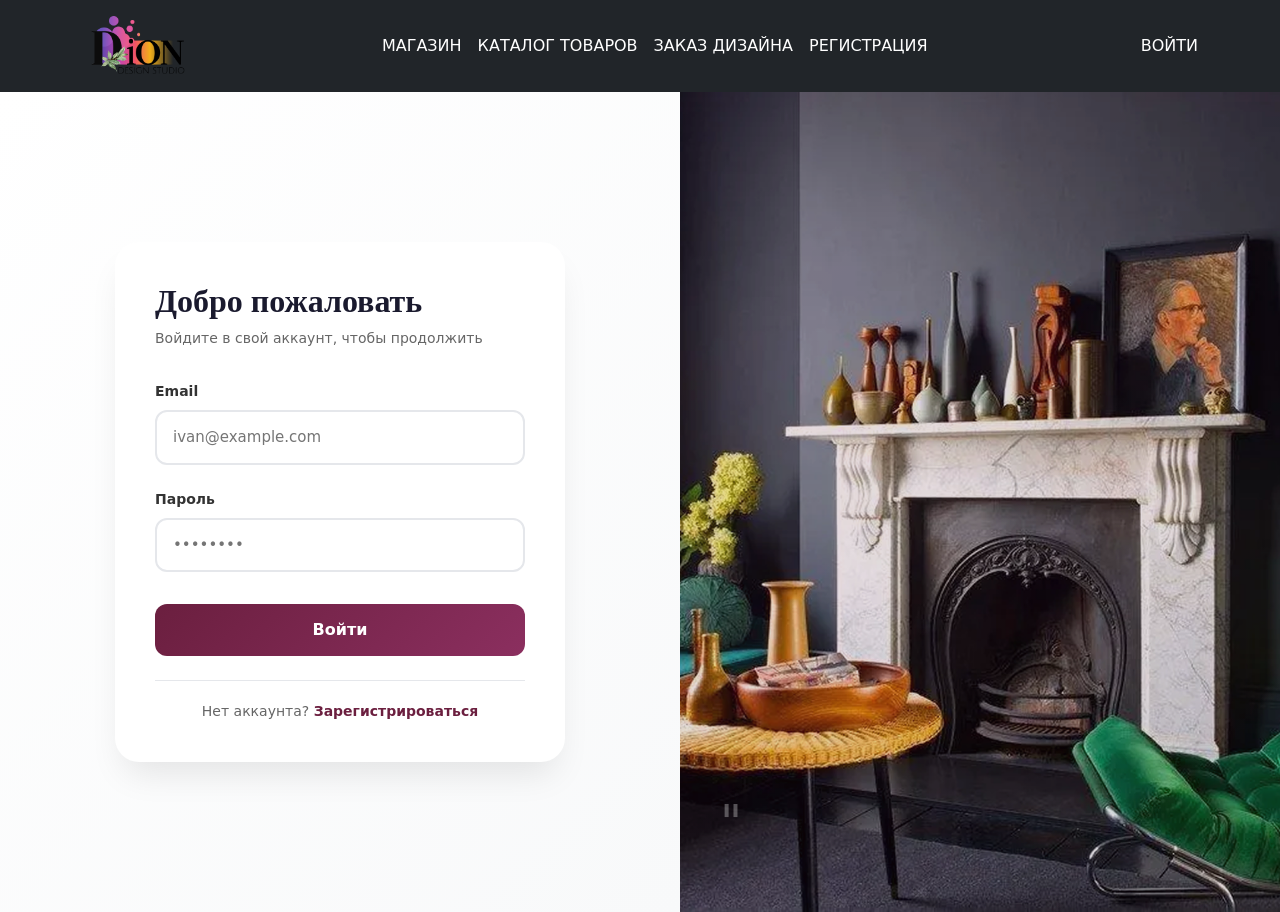
<file: frontend/order.html>
<!DOCTYPE html>
<html lang="ru">
<head>
  <meta charset="UTF-8">
  <title>Заказ дизайна - Design Studio</title>
  <link href="https://cdn.jsdelivr.net/npm/bootstrap@5.3.0/dist/css/bootstrap.min.css" rel="stylesheet">
  <link rel="stylesheet" href="src/css/styles.css">
  <link href="https://cdn.jsdelivr.net/npm/bootstrap-icons@1.10.0/font/bootstrap-icons.css">
  <style>
    .logo-img-footer { height: 150px; width: auto; transition: opacity 0.3s ease; }
    .logo-img-footer:hover { opacity: 0.8; }
    .logo-img { height: 60px; width: auto; transition: opacity 0.3s ease; }
    .logo-img:hover { opacity: 0.8; }

    .social-icon { fill: #f1f1f1; width: 32px; height: 32px; transition: fill 0.3s ease; }
    .social-icon:hover { fill: #ccc; }

    /* ========== ФОРМА ЗАКАЗА ДИЗАЙНА ========== */
    .order-container {
      max-width: 1000px;
      margin: 2rem auto;
      padding: 0 1rem;
    }

    .order-form-card {
      background: white;
      border-radius: 16px;
      box-shadow: 0 4px 20px rgba(0,0,0,0.08);
      overflow: hidden;
    }

    .order-form-header {
      background: linear-gradient(135deg, #6B1F3F 0%, #8B2F5F 100%);
      color: white;
      padding: 2rem;
      text-align: center;
    }

    .order-form-header h1 {
      margin: 0 0 0.5rem 0;
      font-size: 1.75rem;
    }

    .order-form-header p {
      margin: 0;
      opacity: 0.9;
    }

    .order-form-body {
      padding: 2rem;
    }

    .form-section {
      margin-bottom: 2rem;
    }

    .form-section-title {
      font-size: 1.1rem;
      font-weight: 700;
      color: #333;
      margin-bottom: 1rem;
      padding-bottom: 0.5rem;
      border-bottom: 2px solid #f0f0f0;
      display: flex;
      align-items: center;
      gap: 0.5rem;
    }

    .form-section-title i {
      color: #6B1F3F;
    }

    .form-grid {
      display: grid;
      grid-template-columns: repeat(2, 1fr);
      gap: 1rem;
    }

    @media (max-width: 768px) {
      .form-grid {
        grid-template-columns: 1fr;
      }
    }

    .form-group {
      margin-bottom: 1rem;
    }

    .form-group.full-width {
      grid-column: 1 / -1;
    }

    .form-label {
      font-weight: 600;
      margin-bottom: 0.5rem;
      display: block;
      color: #333;
    }

    .form-label .required {
      color: #dc3545;
    }

    .form-control, .form-select {
      width: 100%;
      padding: 0.75rem 1rem;
      border: 2px solid #e0e0e0;
      border-radius: 10px;
      font-size: 1rem;
      transition: all 0.3s ease;
    }

    .form-control:focus, .form-select:focus {
      border-color: #6B1F3F;
      box-shadow: 0 0 0 3px rgba(107, 31, 63, 0.1);
    }

    textarea.form-control {
      min-height: 120px;
      resize: vertical;
    }

    /* Стили для тарифов */
    .tariff-options {
      display: grid;
      grid-template-columns: repeat(3, 1fr);
      gap: 1rem;
    }

    @media (max-width: 768px) {
      .tariff-options {
        grid-template-columns: 1fr;
      }
    }

    .tariff-card {
      border: 2px solid #e0e0e0;
      border-radius: 12px;
      padding: 1.5rem;
      cursor: pointer;
      transition: all 0.3s ease;
      text-align: center;
    }

    .tariff-card:hover {
      border-color: #6B1F3F;
    }

    .tariff-card.selected {
      border-color: #6B1F3F;
      background: rgba(107, 31, 63, 0.05);
    }

    .tariff-card input[type="radio"] {
      display: none;
    }

    .tariff-name {
      font-size: 1.25rem;
      font-weight: 700;
      color: #333;
      margin-bottom: 0.5rem;
    }

    .tariff-price {
      font-size: 1.5rem;
      font-weight: 700;
      color: #6B1F3F;
      margin-bottom: 0.5rem;
    }

    .tariff-features {
      font-size: 0.85rem;
      color: #666;
      list-style: none;
      padding: 0;
      margin: 0;
    }

    .tariff-features li {
      padding: 0.25rem 0;
    }

    /* Стили для загрузки фото */
    .photo-upload-area {
      border: 2px dashed #ccc;
      border-radius: 12px;
      padding: 2rem;
      text-align: center;
      transition: all 0.3s ease;
      cursor: pointer;
    }

    .photo-upload-area:hover, .photo-upload-area.dragover {
      border-color: #6B1F3F;
      background: rgba(107, 31, 63, 0.02);
    }

    .photo-upload-area input[type="file"] {
      display: none;
    }

    .photo-upload-icon {
      font-size: 3rem;
      color: #ccc;
      margin-bottom: 1rem;
    }

    .photo-upload-text {
      color: #666;
      margin-bottom: 0.5rem;
    }

    .photo-upload-hint {
      font-size: 0.8rem;
      color: #999;
    }

    .photo-preview-container {
      display: flex;
      flex-wrap: wrap;
      gap: 0.75rem;
      margin-top: 1rem;
    }

    .photo-preview {
      position: relative;
      width: 100px;
      height: 100px;
      border-radius: 8px;
      overflow: hidden;
      border: 2px solid #e0e0e0;
    }

    .photo-preview img {
      width: 100%;
      height: 100%;
      object-fit: cover;
    }

    .photo-preview-remove {
      position: absolute;
      top: 4px;
      right: 4px;
      width: 24px;
      height: 24px;
      background: rgba(220, 53, 69, 0.9);
      color: white;
      border: none;
      border-radius: 50%;
      cursor: pointer;
      font-size: 14px;
      line-height: 24px;
    }

    /* Стили для выбора товаров */
    .products-selection-area {
      border: 2px solid #e0e0e0;
      border-radius: 12px;
      padding: 1.5rem;
      max-height: 400px;
      overflow-y: auto;
    }

    .products-selection-header {
      display: flex;
      justify-content: space-between;
      align-items: center;
      margin-bottom: 1rem;
      padding-bottom: 0.75rem;
      border-bottom: 1px solid #f0f0f0;
    }

    .products-selection-title {
      font-weight: 600;
      color: #333;
    }

        .products-selection-count {
      font-size: 0.85rem;
      color: #666;
    }

    .product-select-card {
      display: flex;
      align-items: center;
      gap: 1rem;
      padding: 0.75rem;
      border: 1px solid #f0f0f0;
      border-radius: 8px;
      margin-bottom: 0.5rem;
      transition: all 0.2s ease;
      cursor: pointer;
    }

    .product-select-card:hover {
      background: #f8f9fa;
      border-color: #e0e0e0;
    }

    .product-select-card.selected {
      background: rgba(107, 31, 63, 0.05);
      border-color: #6B1F3F;
    }

    .product-select-checkbox {
      width: 20px;
      height: 20px;
      accent-color: #6B1F3F;
    }

    .product-select-image {
      width: 50px;
      height: 50px;
      object-fit: cover;
      border-radius: 6px;
      background: #f0f0f0;
    }

    .product-select-info {
      flex-grow: 1;
    }

    .product-select-name {
      font-weight: 600;
      color: #333;
      font-size: 0.9rem;
    }

    .product-select-price {
      font-size: 0.85rem;
      color: #666;
    }

    /* Кнопка отправки */
    .submit-section {
      padding: 1.5rem 2rem 2rem;
      background: #f8f9fa;
      border-top: 1px solid #e0e0e0;
    }

    .submit-btn {
      width: 100%;
      padding: 1rem;
      background: linear-gradient(135deg, #6B1F3F 0%, #8B2F5F 100%);
      color: white;
      border: none;
      border-radius: 12px;
      font-size: 1.1rem;
      font-weight: 700;
      cursor: pointer;
      transition: all 0.3s ease;
    }

    .submit-btn:hover {
      transform: translateY(-2px);
      box-shadow: 0 6px 20px rgba(107, 31, 63, 0.3);
    }

    .submit-btn:disabled {
      opacity: 0.6;
      cursor: not-allowed;
      transform: none;
    }

    /* Toast */
    .custom-toast {
      position: fixed;
      top: 20px;
      right: 20px;
      background-color: #28a745;
      color: white;
      padding: 12px 20px;
      border-radius: 8px;
      box-shadow: 0 4px 6px rgba(0, 0, 0, 0.1);
      opacity: 0;
      transform: translateY(-20px);
      transition: opacity 0.5s ease, transform 0.5s ease;
      z-index: 1000;
      display: flex;
      justify-content: space-between;
      align-items: center;
      font-size: 14px;
      font-weight: 500;
    }

    .custom-toast.show { opacity: 1; transform: translateY(0); }
    .custom-toast.error { background-color: #dc3545; }
    .custom-toast .close-btn {
      background: none;
      border: none;
      color: white;
      font-size: 18px;
      cursor: pointer;
      margin-left: 10px;
    }
  </style>
</head>
<body>
<!-- ШАПКА -->
<header class="bg-dark text-white p-3">
    <div class="container d-flex justify-content-between align-items-center">
        <a href="index.html" class="text-decoration-none">
            <img src="src/images/Лого.png" alt="Design Studio" class="logo-img">
        </a>
        <nav class="d-flex align-items-center justify-content-center flex-grow-1">
            <a href="shop.html" class="text-white me-3 text-decoration-none">МАГАЗИН</a>
            <a href="catalog.html" class="text-white me-3 text-decoration-none">КАТАЛОГ ТОВАРОВ</a>
            <a href="order.html" class="text-white me-3 text-decoration-none">ЗАКАЗ ДИЗАЙНА</a>
            <a href="register.html" class="text-white me-3 text-decoration-none" id="navRegister" style="display: none;">РЕГИСТРАЦИЯ</a>
            
            <!-- ОДИН элемент "ПРОФИЛЬ" - ссылка меняется в зависимости от роли -->
            <a href="profile.html" class="text-white me-3 text-decoration-none" id="navProfile" style="display: none;">ПРОФИЛЬ</a>
            
            <a href="crm.html" class="text-white me-3 text-decoration-none" id="navCrm" style="display: none;">CRM</a>
            <a href="marketing.html" class="text-white me-3 text-decoration-none" id="navMarketing" style="display: none;">МАРКЕТИНГ</a>
            <a href="analytics.html" class="text-white me-3 text-decoration-none" id="navAnalytics" style="display: none;">АНАЛИТИКА</a>
        </nav>
        <div>
            <a href="#" class="text-white text-decoration-none" id="navLogout">ВОЙТИ</a>
        </div>
    </div>
</header>

<!-- ФОРМА ЗАКАЗА ДИЗАЙНА -->
<div class="order-container">
  <div class="order-form-card">
    <div class="order-form-header">
      <h1><i class="bi bi-palette"></i> Заказ дизайна интерьера</h1>
      <p>Создайте уникальный дизайн вашего помещения</p>
    </div>
    
    <form id="designOrderForm" class="order-form-body">
      <!-- Секция: Параметры помещения -->
      <div class="form-section">
        <h3 class="form-section-title">
          <i class="bi bi-house-door"></i> Параметры помещения
        </h3>
        <div class="form-grid">
          <div class="form-group">
            <label class="form-label">Тип помещения <span class="required">*</span></label>
            <select class="form-select" name="roomType" required>
              <option value="">Выберите тип</option>
              <option value="Гостиная">Гостиная</option>
              <option value="Спальня">Спальня</option>
              <option value="Кухня">Кухня</option>
              <option value="Ванная">Ванная комната</option>
              <option value="Офис">Офис / Кабинет</option>
              <option value="Детская">Детская комната</option>
              <option value="Прихожая">Прихожая</option>
              <option value="Балкон">Балкон / Лоджия</option>
            </select>
          </div>
          <div class="form-group">
            <label class="form-label">Стиль дизайна <span class="required">*</span></label>
            <select class="form-select" name="designStyle" required>
              <option value="">Выберите стиль</option>
              <option value="Современный">Современный</option>
              <option value="Минимализм">Минимализм</option>
              <option value="Классический">Классический</option>
              <option value="Скандинавский">Скандинавский</option>
              <option value="Лофт">Лофт</option>
              <option value="Прованс">Прованс</option>
              <option value="Модерн">Модерн</option>
              <option value="Хай-тек">Хай-тек</option>
              <option value="Арт-деко">Арт-деко</option>
              <option value="Восточный">Восточный</option>
              <option value="Индустриальный">Индустриальный</option>
              <option value="Эко-стиль">Эко-стиль</option>
            </select>
          </div>
        </div>
      </div>

      <!-- Секция: Выбор тарифа -->
      <div class="form-section">
          <h3 class="form-section-title">
              <i class="bi bi-credit-card"></i> Выберите тариф
          </h3>
          <div class="tariff-options">
              <label class="tariff-card" data-tariff="basic">
                  <input type="radio" name="tariff" value="basic" required>
                  <div class="tariff-name">Базовый</div>
                  <div class="tariff-price">1 000 BYN</div>
                  <ul class="tariff-features">
                      <li>Концепция интерьера</li>
                      <li>2D-план</li>
                      <li>Срок: 7 дней</li>
                  </ul>
              </label>
              <label class="tariff-card" data-tariff="standard">
                  <input type="radio" name="tariff" value="standard">
                  <div class="tariff-name">Стандарт</div>
                  <div class="tariff-price">1 800 BYN</div>
                  <ul class="tariff-features">
                      <li>Полный дизайн-проект</li>
                      <li>3D-визуализация</li>
                      <li>Срок: 14 дней</li>
                  </ul>
              </label>
              <label class="tariff-card" data-tariff="premium">
                  <input type="radio" name="tariff" value="premium">
                  <div class="tariff-name">Премиум</div>
                  <div class="tariff-price">2 500 BYN</div>
                  <ul class="tariff-features">
                      <li>Всё из Стандарт</li>
                      <li>Авторский надзор</li>
                      <li>Срок: 30 дней</li>
                  </ul>
              </label>
          </div>
      </div>

      <!-- Секция: Загрузка фото -->
      <div class="form-section">
        <h3 class="form-section-title">
          <i class="bi bi-camera"></i> Фотографии помещения
        </h3>
        <div class="photo-upload-area" id="photoUploadArea">
          <input type="file" id="photoInput" multiple accept="image/*">
          <i class="bi bi-cloud-arrow-up photo-upload-icon"></i>
          <div class="photo-upload-text">Перетащите фотографии сюда или нажмите для выбора</div>
          <div class="photo-upload-hint">Можно загрузить любое количество фотографий (JPG, PNG)</div>
        </div>
        <div class="photo-preview-container" id="photoPreviewContainer"></div>
      </div>

      <!-- Секция: Выбор товаров -->
      <div class="form-section">
        <h3 class="form-section-title">
          <i class="bi bi-bag"></i> Интересующие товары
        </h3>
        <div class="products-selection-area">
          <div class="products-selection-header">
            <span class="products-selection-title">Выберите товары из каталога</span>
            <span class="products-selection-count" id="selectedProductsCount">Выбрано: 0</span>
          </div>
          <div id="productsList">
            <div class="text-center text-muted p-3">Загрузка товаров...</div>
          </div>
        </div>
      </div>

      <!-- Секция: Пожелания -->
      <div class="form-section">
        <h3 class="form-section-title">
          <i class="bi bi-chat-left-text"></i> Дополнительные пожелания
        </h3>
        <div class="form-group">
          <label class="form-label">Опишите ваши пожелания</label>
          <textarea class="form-control" name="preferences" rows="4" placeholder="Расскажите о ваших предпочтениях, стиле жизни, бюджете и других пожеланиях..."></textarea>
        </div>
      </div>

      <!-- Секция: Адрес и оплата -->
      <div class="form-section">
        <h3 class="form-section-title">
          <i class="bi bi-geo-alt"></i> Адрес и оплата
        </h3>
        <div class="form-grid">
          <div class="form-group full-width">
            <label class="form-label">Адрес <span class="required">*</span></label>
            <input type="text" class="form-control" name="address" required placeholder="Город, улица, дом, квартира">
          </div>
          <div class="form-group">
            <label class="form-label">Номер карты <span class="required">*</span></label>
            <input type="text" class="form-control" name="cardNumber" required placeholder="0000 0000 0000 0000" maxlength="19">
          </div>
          <div class="form-group">
            <label class="form-label">Срок действия <span class="required">*</span></label>
            <input type="text" class="form-control" name="expiry" required placeholder="ММ/ГГ" maxlength="5">
          </div>
          <div class="form-group">
            <label class="form-label">CVC <span class="required">*</span></label>
            <input type="text" class="form-control" name="cvc" required placeholder="000" maxlength="3">
          </div>
        </div>
      </div>

      <!-- Кнопка отправки -->
      <div class="submit-section">
        <button type="submit" class="submit-btn" id="submitBtn">
          <i class="bi bi-send"></i> Отправить заявку
        </button>
      </div>
    </form>
  </div>
</div>

<footer class="bg-dark text-white py-5">
    <div class="container">
        <div class="row">
            <div class="col-md-3">
                <div class="d-flex align-items-center mb-4">
                    <a href="index.html" class="text-decoration-none">
                        <img src="src/images/Лого.png" alt="Design Studio" class="logo-img-footer">
                    </a>
                </div>
            </div>
            <div class="col-md-3">
                <h5>МАГАЗИН</h5>
                <ul class="list-unstyled">
                    <li><a href="catalog.html?category=Гостиная" class="text-white text-decoration-none">Гостиная</a></li>
                    <li><a href="catalog.html?category=Спальня" class="text-white text-decoration-none">Спальня</a></li>
                    <li><a href="catalog.html?category=Кухня" class="text-white text-decoration-none">Кухня</a></li>
                    <li><a href="catalog.html?category=Офис" class="text-white text-decoration-none">Офис</a></li>
                </ul>
            </div>
            <div class="col-md-3">
                <h5>ЗАКАЗ ДИЗАЙНА</h5>
                <ul class="list-unstyled">
                    <li><a href="order.html" class="text-white text-decoration-none">Заказать</a></li>
                    <li><a href="order.html" class="text-white text-decoration-none">Как это работает?</a></li>
                </ul>
            </div>
            <div class="col-md-3">
                <h5 class="text-center">ПОДПИСЫВАЙТЕСЬ НА НАШИ СОЦИАЛЬНЫЕ СЕТИ</h5>
                <div class="d-flex justify-content-center">
                    <a href="https://pinterest.com" class="text-white me-3 text-decoration-none">
                        <svg class="social-icon" viewBox="0 0 24 24">
                            <path d="M12 0C5.373 0 0 5.373 0 12c0 5.084 3.163 9.426 7.627 11.174-.105-.949-.2-2.405.042-3.441.219-.937 1.406-5.957 1.406-5.957s-.359-.719-.359-1.781c0-1.663.967-2.911 2.168-2.911 1.024 0 1.518.769 1.518 1.688 0 1.029-.653 2.567-.992 3.992-.285 1.193.6 2.165 1.775 2.165 2.128 0 3.768-2.245               3.768-5.487 0-2.861-2.063-4.869-5.008-4.869-3.41 0-5.409 2.562-5.409 5.199 0 1.033.394 2.143.889 2.741.099.12.112.225.085.345-.09.375-.293 1.199-.334 1.363-.053.225-.172.271-.402.165-1.495-.69-2.433-2.878-2.433-4.646 0-3.776 2.748-7.252 7.92-7.252 4.158 0 7.392 2.967 7.392 6.923 0 4.135-2.607 7.462-6.233 7.462-1.214 0-2.357-.629-2.746-1.378l-.748 2.853c-.271 1.043-1.002 2.35-1.492 3.146C9.57 23.812 10.763 24.009 12 24c6.627 0 12-5.373 12-12S18.627 0 12 0z"/>
                        </svg>
                    </a>
                    <a href="https://instagram.com" class="text-white me-3 text-decoration-none">
                        <svg class="social-icon" viewBox="0 0 24 24">
                            <path d="M12 2.163c3.204 0 3.584.012 4.85.07 3.252.148 4.771 1.691 4.919 4.919.058 1.265.069 1.645.069 4.849 0 3.205-.012 3.584-.069 4.849-.149 3.225-1.664 4.771-4.919 4.919-1.266.058-1.644.07-4.85.07-3.204 0-3.584-.012-4.849-.07-3.26-.149-4.771-1.699-4.919-4.92-.058-1.265-.07-1.644-.07-4.849 0-3.204.013-3.583.07-4.849.149-3.227 1.664-4.771 4.919-4.919 1.266-.057 1.645-.069 4.849-.069zm0-2.163c-3.259 0-3.667.014-4.947.072-4.358.2-6.78 2.618-6.98 6.98-.059 1.281-.073 1.689-.073 4.948 0 3.259.014 3.668.072 4.948.2 4.358 2.618 6.78 6.98 6.98 1.281.058 1.689.072 4.948.072 3.259 0 3.668-.014 4.948-.072 4.354-.2 6.782-2.618 6.979-6.98.059-1.28.073-1.689.073-4.948 0-3.259-.014-3.667-.072-4.947-.196-4.354-2.617-6.78-6.979-6.98-1.281-.059-1.69-.073-4.949-.073zm0 5.838c-3.403 0-6.162 2.759-6.162 6.162s2.759 6.163 6.162 6.163 6.162-2.759 6.162-6.163c0-3.403-2.759-6.162-6.162-6.162zm0 10.162c-2.209 0-4-1.79-4-4 0-2.209 1.791-4 4-4s4 1.791 4 4c0 2.21-1.791 4-4 4zm6.406-11.845c-.796 0-1.441.645-1.441 1.44s.645 1.44 1.441 1.44c.795 0 1.439-.645 1.439-1.44s-.644-1.44-1.439-1.44z"/>
                        </svg>
                    </a>
                    <a href="https://twitter.com" class="text-white text-decoration-none">
                        <svg class="social-icon" viewBox="0 0 24 24">
                            <path d="M18.244 2.25h3.308l-7.227 8.26 8.502 11.24H16.17l-5.214-6.817L4.99 21.75H1.68l7.73-8.835L1.254 2.25H8.08l4.713 6.231zm-1.161 17.52h1.833L7.084 4.126H5.117z"/>
                        </svg>
                    </a>
                </div>
            </div>
        </div>
    </div>
</footer>

<script src="https://cdn.jsdelivr.net/npm/bootstrap@5.3.0/dist/js/bootstrap.bundle.min.js"></script>
<script src="src/js/app.js"></script>
<script src="src/js/order.js"></script>
</body>
</html>
</file>
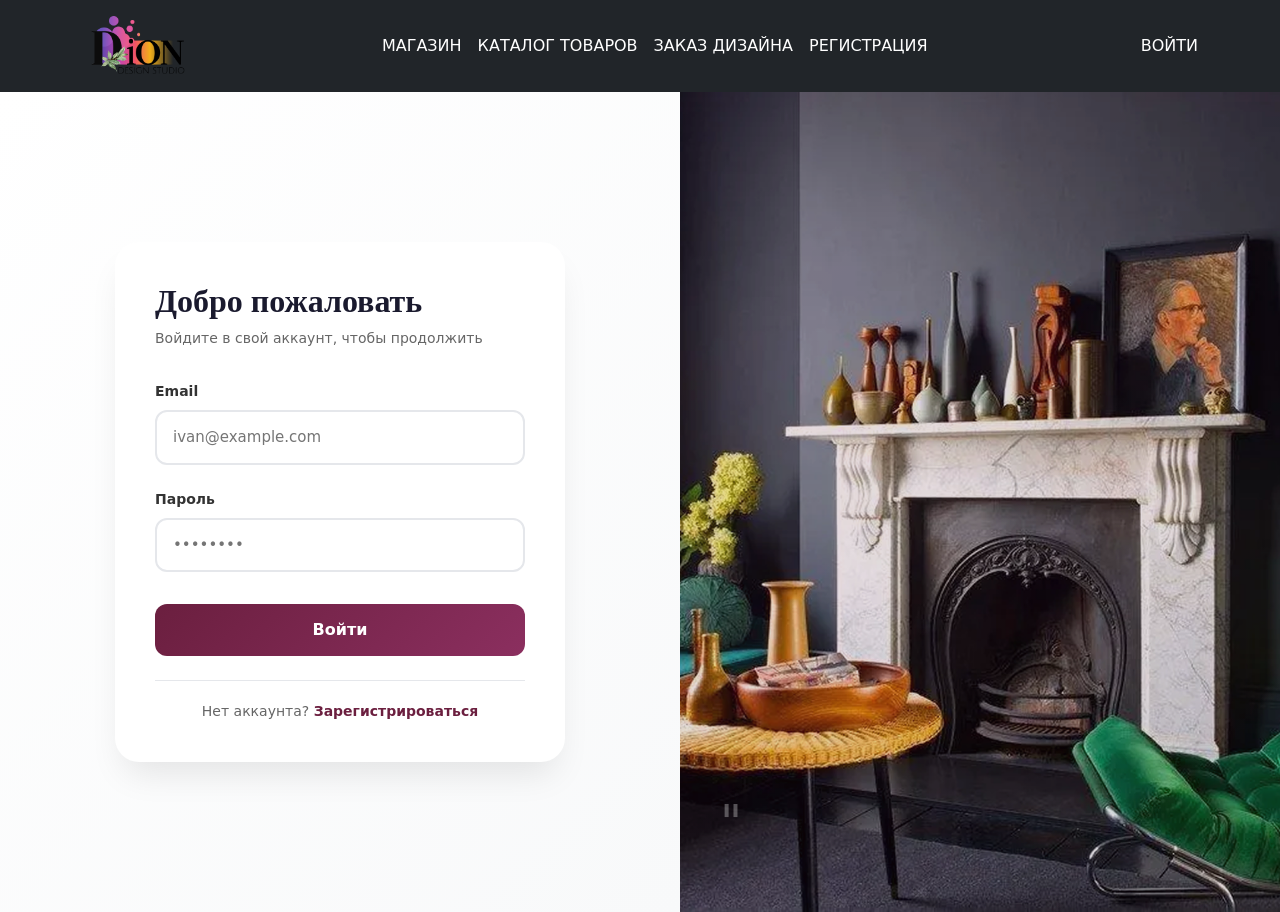
<file: frontend/profile.html>
<!DOCTYPE html>
<html lang="ru">
<head>
  <meta charset="UTF-8">
  <title>Профиль - Design Studio</title>
  <link href="https://cdn.jsdelivr.net/npm/bootstrap@5.3.0/dist/css/bootstrap.min.css" rel="stylesheet">
  <link rel="stylesheet" href="https://cdn.jsdelivr.net/npm/bootstrap-icons@1.11.0/font/bootstrap-icons.css">
  <link rel="stylesheet" href="src/css/styles.css">
  <style>
    .logo-img-footer {
      height: 150px;
      width: auto;
      transition: opacity 0.3s ease;
    }
    .logo-img-footer:hover {
      opacity: 0.8;
    }
    .logo-img {
      height: 60px;
      width: auto;
      transition: opacity 0.3s ease;
    }
    .logo-img:hover {
      opacity: 0.8;
    }

    .social-icon {
      fill: #f1f1f1;
      width: 32px;
      height: 32px;
      transition: fill 0.3s ease;
    }
    .social-icon:hover {
      fill: #ccc;
    }

    /* === СТИЛИ НАВИГАЦИИ МОДУЛЕЙ === */
    .modules-nav {
      display: flex;
      gap: 10px;
      padding: 15px 20px;
      background: #f8f9fa;
      border-radius: 8px 8px 0 0;
      border: 1px solid #e0e0e0;
      border-bottom: none;
    }
    .module-nav-btn {
      background: #e9ecef;
      border: 1px solid #dee2e6;
      padding: 10px 20px;
      border-radius: 6px;
      font-size: 0.95rem;
      font-weight: 500;
      cursor: pointer;
      transition: all 0.3s ease;
      color: #666;
      display: flex;
      align-items: center;
      gap: 8px;
    }
    .module-nav-btn:hover {
      background: #fff;
      border-color: #a90047;
      color: #d8377a;
    }
    .module-nav-btn.active {
      background: #ec5392;
      color: white;
      border-color: #ec5392;
      font-weight: 600;
    }
    .module-nav-btn i {
      font-size: 1.1rem;
    }

    /* === СТИЛИ КОНТЕНТА МОДУЛЕЙ === */
    .modules-content {
      border: 1px solid #e0e0e0;
      border-radius: 0 0 8px 8px;
      background: #fff;
      min-height: 400px;
      position: relative;
      overflow: hidden;
    }
    .module-pane {
      display: none;
      padding: 20px;
      animation: fadeIn 0.3s ease;
    }
    .module-pane.active {
      display: block;
    }
    @keyframes fadeIn {
      from {
        opacity: 0;
        transform: translateY(10px);
      }
      to {
        opacity: 1;
        transform: translateY(0);
      }
    }

    /* Стили для корзины */
    .cart-item-row {
      display: flex;
      align-items: center;
      padding: 15px;
      border: 1px solid #e0e0e0;
      border-radius: 10px;
      margin-bottom: 12px;
      background: #fafafa;
      transition: all 0.3s ease;
    }
    .cart-item-row:hover {
      border-color: #6B1F3F;
      box-shadow: 0 2px 8px rgba(107, 31, 63, 0.1);
    }
    .cart-item-row:last-child {
      margin-bottom: 0;
    }
    .cart-item-image {
      width: 70px;
      height: 70px;
      object-fit: cover;
      border-radius: 8px;
      margin-right: 15px;
      border: 1px solid #eee;
    }
    .cart-item-details {
      flex-grow: 1;
      min-width: 150px;
    }
    .cart-item-name {
      font-weight: 600;
      margin-bottom: 5px;
      color: #333;
      font-size: 1rem;
    }
    .cart-item-price {
      color: #666;
      font-size: 0.9rem;
    }
    .cart-item-controls {
      display: flex;
      align-items: center;
      gap: 10px;
      margin: 0 20px;
    }
    .quantity-btn {
      width: 32px;
      height: 32px;
      border: 2px solid #e0e0e0;
      background: #fff;
      border-radius: 6px;
      cursor: pointer;
      font-weight: 600;
      font-size: 1.1rem;
      display: flex;
      align-items: center;
      justify-content: center;
      transition: all 0.2s ease;
      color: #6B1F3F;
    }
    .quantity-btn:hover {
      background: #6B1F3F;
      color: white;
      border-color: #6B1F3F;
    }
    .quantity-btn:disabled {
      opacity: 0.4;
      cursor: not-allowed;
    }
    .quantity-btn:disabled:hover {
      background: #fff;
      color: #6B1F3F;
      border-color: #e0e0e0;
    }
    .quantity-value {
      min-width: 35px;
      text-align: center;
      font-weight: 700;
      font-size: 1.1rem;
      color: #333;
    }
    .cart-item-total {
      font-weight: 700;
      color: #6B1F3F;
      min-width: 100px;
      text-align: right;
      font-size: 1.1rem;
    }
    .cart-item-remove {
      background: linear-gradient(135deg, #dc3545 0%, #c82333 100%);
      border: none;
      color: white;
      cursor: pointer;
      font-size: 0.85rem;
      font-weight: 600;
      padding: 8px 16px;
      border-radius: 6px;
      margin-left: 15px;
      transition: all 0.3s ease;
      display: flex;
      align-items: center;
      gap: 6px;
    }
    .cart-item-remove:hover {
      transform: scale(1.05);
      box-shadow: 0 3px 10px rgba(220, 53, 69, 0.3);
    }
    .cart-item-remove i {
      font-size: 0.9rem;
    }
    .cart-empty-text {
      color: #999;
      text-align: center;
      padding: 50px 0;
    }
    .cart-empty-text i {
      font-size: 4rem;
      display: block;
      margin-bottom: 20px;
      color: #ddd;
    }

    /* Стили для скидки */
    .discount-badge {
      background: linear-gradient(135deg, #28a745 0%, #20c997 100%);
      color: white;
      padding: 8px 16px;
      border-radius: 8px;
      text-align: center;
      font-weight: 700;
      font-size: 1.1rem;
    }
    .discount-badge span {
      font-size: 0.75rem;
      display: block;
      font-weight: 400;
      opacity: 0.9;
    }

    /* Стили для заказов на товары */
    .product-orders-container,
    .design-orders-container {
      display: none;
    }
    .product-orders-container.active,
    .design-orders-container.active {
      display: block;
      animation: fadeIn 0.3s ease;
    }

    .order-card {
      border: 1px solid #e0e0e0;
      border-radius: 8px;
      padding: 15px;
      margin-bottom: 15px;
      background: #fafafa;
      transition: all 0.3s ease;
    }
    .order-card:hover {
      border-color: #6B1F3F;
    }
    .order-card:last-child {
      margin-bottom: 0;
    }
    .order-card-header {
      display: flex;
      justify-content: space-between;
      align-items: center;
      margin-bottom: 10px;
    }
    .order-number {
      font-weight: 700;
      color: #6B1F3F;
    }
    .order-db-id {
      font-size: 0.7rem;
      color: #999;
      font-weight: normal;
      margin-left: 5px;
    }
    .order-status {
      padding: 4px 12px;
      border-radius: 20px;
      font-size: 0.75rem;
      font-weight: 600;
    }
    .order-status.pending {
      background: #fff3cd;
      color: #856404;
    }
    .order-status.processing {
      background: #cce5ff;
      color: #004085;
    }
    .order-status.completed {
      background: #d4edda;
      color: #155724;
    }
    .order-status.in_progress {
      background: #e2e3ff;
      color: #383d41;
    }
    .order-details {
      display: flex;
      flex-wrap: wrap;
      gap: 10px 20px;
      font-size: 0.85rem;
      color: #666;
    }
    .order-details strong {
      color: #333;
    }
    .discount-info {
      color: #28a745;
    }
    .orders-empty-state {
      text-align: center;
      padding: 40px 0;
      color: #999;
    }
    .orders-empty-state i {
      font-size: 3rem;
      display: block;
      margin-bottom: 15px;
      color: #ddd;
    }

    /* Подвкладки для заказов */
    .orders-subtabs {
      display: flex;
      gap: 8px;
      margin-bottom: 20px;
      padding-bottom: 15px;
      border-bottom: 2px solid #eee;
    }
    .orders-subtab-btn {
      background: #f8f9fa;
      border: 1px solid #dee2e6;
      padding: 10px 20px;
      border-radius: 25px;
      font-size: 0.9rem;
      font-weight: 500;
      cursor: pointer;
      transition: all 0.3s ease;
      color: #666;
    }
    .orders-subtab-btn:hover {
      background: #fff;
      border-color: #6B1F3F;
      color: #6B1F3F;
    }
    .orders-subtab-btn.active {
      background: #6B1F3F;
      color: white;
      border-color: #6B1F3F;
    }

    /* === СТИЛИ ДЛЯ КАМПАНИЙ === */
    .campaign-card {
      border: 1px solid #e0e0e0;
      border-radius: 8px;
      padding: 15px;
      margin-bottom: 15px;
      background: #fafafa;
      transition: all 0.3s ease;
    }
    .campaign-card:hover {
      border-color: #28a745;
    }
    .campaign-card:last-child {
      margin-bottom: 0;
    }
    .campaign-discount-badge {
      background: linear-gradient(135deg, #dc3545 0%, #c82333 100%);
      color: white;
      padding: 5px 12px;
      border-radius: 15px;
      font-size: 1rem;
      font-weight: 700;
      display: inline-block;
    }
    .campaign-discount-badge span {
      font-size: 0.65rem;
      font-weight: 400;
      opacity: 0.9;
    }
    .campaign-apply-btn {
      background: linear-gradient(135deg, #28a745 0%, #20c997 100%);
      border: none;
      color: white;
      padding: 8px 20px;
      border-radius: 6px;
      font-weight: 600;
      font-size: 0.9rem;
      transition: all 0.3s ease;
      cursor: pointer;
    }
    .campaign-apply-btn:hover {
      opacity: 0.9;
    }
    .campaign-apply-btn:disabled {
      background: #6c757d;
      cursor: not-allowed;
    }
    .campaign-section-empty {
      text-align: center;
      padding: 40px 0;
      color: #999;
    }
    .campaign-section-empty i {
      font-size: 3rem;
      margin-bottom: 15px;
      display: block;
    }

    /* Прокручиваемые контейнеры */
    .scrollable-container {
      max-height: 350px;
      overflow-y: auto;
      padding-right: 5px;
    }
    .scrollable-container::-webkit-scrollbar {
      width: 6px;
    }
    .scrollable-container::-webkit-scrollbar-track {
      background: #f1f1f1;
      border-radius: 10px;
    }
    .scrollable-container::-webkit-scrollbar-thumb {
      background: #c1b2b9;
      border-radius: 10px;
    }
    .scrollable-container::-webkit-scrollbar-thumb:hover {
      background: #6B1F3F;
    }

    /* Улучшенные стили для заказов */
    .orders-list-container {
      max-height: 400px;
      overflow-y: auto;
      padding-right: 5px;
    }
    .orders-list-container::-webkit-scrollbar {
      width: 6px;
    }
    .orders-list-container::-webkit-scrollbar-track {
      background: #f1f1f1;
      border-radius: 10px;
    }
    .orders-list-container::-webkit-scrollbar-thumb {
      background: #c1b2b9;
      border-radius: 10px;
    }
    .orders-list-container::-webkit-scrollbar-thumb:hover {
      background: #6B1F3F;
    }

    /* Бейдж уровня скидки */
    .discount-level-badge {
      padding: 4px 10px;
      border-radius: 15px;
      font-size: 0.75rem;
      font-weight: 600;
      display: inline-block;
      margin-left: 8px;
    }
    .discount-level-badge.basic {
      background: #e9ecef;
      color: #666;
    }
    .discount-level-badge.premium {
      background: linear-gradient(135deg, #c0c0c0 0%, #a8a8a8 100%);
      color: #333;
    }
    .discount-level-badge.vip {
      background: linear-gradient(135deg, #ffd700 0%, #ffb347 100%);
      color: #333;
    }

    /* Прогресс-бар скидки */
    .discount-progress {
      margin-top: 10px;
    }
    .discount-progress-bar {
      height: 8px;
      border-radius: 4px;
      background: #e9ecef;
      overflow: hidden;
    }
    .discount-progress-fill {
      height: 100%;
      border-radius: 4px;
      transition: width 0.5s ease;
    }
    .discount-progress-fill.basic {
      background: #6B1F3F;
    }
    .discount-progress-fill.premium {
      background: linear-gradient(90deg, #c0c0c0, #ffd700);
    }
    .discount-progress-fill.vip {
      background: linear-gradient(90deg, #ffd700, #ff4500);
    }
    .discount-progress-text {
      font-size: 0.8rem;
      color: #666;
      margin-top: 5px;
      text-align: center;
    }

    /* Стили для сообщений */
    .message-card {
        background: #f8f9fa;
        border: 1px solid #e0e0e0;
        border-radius: 12px;
        padding: 16px;
        margin-bottom: 15px;
        transition: all 0.3s ease;
    }
    .message-card.unread {
        background: #fff8e1;
        border-left: 4px solid #ffc107;
    }
    .message-card:hover {
        box-shadow: 0 2px 8px rgba(0,0,0,0.1);
    }
    .message-header {
        display: flex;
        justify-content: space-between;
        align-items: center;
        margin-bottom: 10px;
    }
    .message-info {
        display: flex;
        align-items: center;
        gap: 10px;
    }
    .message-type {
        padding: 4px 10px;
        border-radius: 20px;
        font-size: 0.7rem;
        font-weight: 600;
    }
    .message-type.first_purchase {
        background: #d4edda;
        color: #155724;
    }
    .message-type.birthday {
        background: #cce5ff;
        color: #004085;
    }
    .message-type.reactivation {
        background: #fff3cd;
        color: #856404;
    }
    .message-type.anniversary {
        background: #e2e3ff;
        color: #383d41;
    }
    .message-date {
        font-size: 0.7rem;
        color: #999;
    }
    .message-subject {
        font-weight: 700;
        color: #333;
        margin-bottom: 8px;
        font-size: 1rem;
    }
    .message-content {
        font-size: 0.85rem;
        color: #666;
        line-height: 1.5;
        margin-bottom: 10px;
        white-space: pre-wrap;
    }
    .unread-badge {
        background: #dc3545;
        color: white;
        border-radius: 10px;
        padding: 2px 8px;
        font-size: 0.7rem;
        font-weight: 600;
    }
    .message-mark-read-btn {
        background: none;
        border: none;
        color: #6B1F3F;
        font-size: 0.75rem;
        cursor: pointer;
        padding: 5px 10px;
        border-radius: 5px;
        transition: all 0.2s;
    }
    .message-mark-read-btn:hover {
        background: #e9ecef;
    }

    /* Стили для отображения сумм заказов */
    .order-price-block {
        background: #f8f9fa;
        padding: 10px;
        border-radius: 8px;
        margin-bottom: 8px;
    }

    .order-price-block .discount-info {
        color: #28a745;
        font-size: 0.9rem;
    }

    .order-price-block .badge {
        font-size: 0.7rem;
        padding: 3px 8px;
    }

    .order-address {
        font-size: 0.85rem;
        color: #555;
    }

    .order-date {
        font-size: 0.75rem;
    }

    .order-card .fw-bold.text-success {
        font-size: 1rem;
        border-top: 1px dashed #ddd;
        padding-top: 8px;
        margin-top: 5px;
    }

    .order-card .fw-bold.text-primary {
        font-size: 1rem;
    }

    /* Стили для фото в заказах дизайна */
    .order-photos-list {
        display: flex;
        flex-wrap: wrap;
        gap: 8px;
        margin-top: 8px;
    }

    .order-photo-thumb {
        width: 80px;
        height: 80px;
        object-fit: cover;
        border-radius: 6px;
        border: 1px solid #e0e0e0;
        transition: transform 0.2s ease, box-shadow 0.2s ease;
        cursor: pointer;
    }

    .order-photo-thumb:hover {
        transform: scale(1.05);
        box-shadow: 0 4px 12px rgba(0,0,0,0.15);
    }

    .order-preferences,
    .order-products {
        font-size: 0.85rem;
        color: #555;
    }

    .order-preferences p,
    .order-products p {
        background: #f8f9fa;
        padding: 6px 10px;
        border-radius: 6px;
        margin-top: 4px;
    }
  </style>
</head>
<body>
<!-- ШАПКА -->
<header class="bg-dark text-white p-3">
    <div class="container d-flex justify-content-between align-items-center">
        <a href="index.html" class="text-decoration-none">
            <img src="src/images/Лого.png" alt="Design Studio" class="logo-img">
        </a>
        <nav class="d-flex align-items-center justify-content-center flex-grow-1">
            <a href="shop.html" class="text-white me-3 text-decoration-none">МАГАЗИН</a>
            <a href="catalog.html" class="text-white me-3 text-decoration-none">КАТАЛОГ ТОВАРОВ</a>
            <a href="order.html" class="text-white me-3 text-decoration-none">ЗАКАЗ ДИЗАЙНА</a>
            <a href="register.html" class="text-white me-3 text-decoration-none" id="navRegister" style="display: none;">РЕГИСТРАЦИЯ</a>
            
            <!-- ОДИН элемент "ПРОФИЛЬ" - ссылка меняется в зависимости от роли -->
            <a href="profile.html" class="text-white me-3 text-decoration-none" id="navProfile" style="display: none;">ПРОФИЛЬ</a>
            
            <a href="crm.html" class="text-white me-3 text-decoration-none" id="navCrm" style="display: none;">CRM</a>
            <a href="marketing.html" class="text-white me-3 text-decoration-none" id="navMarketing" style="display: none;">МАРКЕТИНГ</a>
            <a href="analytics.html" class="text-white me-3 text-decoration-none" id="navAnalytics" style="display: none;">АНАЛИТИКА</a>
        </nav>
        <div>
            <a href="#" class="text-white text-decoration-none" id="navLogout">ВОЙТИ</a>
        </div>
    </div>
</header>

<div class="container py-5">
  <h1 class="mb-4">Личный кабинет</h1>
  
  <div class="row">
    <!-- Левая колонка - Модули -->
    <div class="col-md-9">
      
      <!-- НАВИГАЦИЯ МОДУЛЕЙ -->
      <div class="modules-nav">
        <button class="module-nav-btn active" onclick="switchModule('cart', this)">
            <i class="bi bi-cart3"></i> Корзина
        </button>
        <button class="module-nav-btn" onclick="switchModule('orders', this)">
            <i class="bi bi-bag"></i> Мои заказы
        </button>
        <button class="module-nav-btn" onclick="switchModule('campaigns', this)">
            <i class="bi bi-gift"></i> Акции
        </button>
        <button class="module-nav-btn" onclick="switchModule('messages', this)">
            <i class="bi bi-envelope"></i> Сообщения
            <span id="messagesUnreadBadge" class="unread-badge" style="display: none; background: #dc3545; color: white; border-radius: 10px; padding: 2px 6px; font-size: 10px; margin-left: 5px;">0</span>
        </button>
      </div>

      <!-- КОНТЕНТ МОДУЛЕЙ -->
      <div class="modules-content">
        
        <!-- МОДУЛЬ: КОРЗИНА -->
        <div class="module-pane active" id="cartPane">
            <div id="cartItems" class="scrollable-container">
                <div class="cart-empty-text">
                    <i class="bi bi-cart-x"></i>
                    <p>Корзина пуста</p>
                </div>
            </div>
            <div id="cartTotal" style="display: none; margin-top: 15px; padding-top: 15px; border-top: 2px solid #eee;">
                <div class="d-flex justify-content-between align-items-center">
                    <strong>Итого:</strong>
                    <span id="cartTotalValue" style="font-size: 1.2rem; font-weight: 700; color: #6B1F3F;">0 BYN</span>
                </div>
                <div id="discountInfo" style="display: none; margin-top: 5px;">
                    <small class="discount-info">
                        Скидка: <span id="discountAmount">0</span> BYN
                        (<span id="discountName"></span> <span id="discountPercentValue"></span>%)
                    </small>
                </div>
            </div>
            <a href="checkout.html" class="btn btn-success w-100 mt-3" id="checkoutBtn" style="display: none;">Оформить заказ</a>
        </div>

        <!-- МОДУЛЬ: МОИ ЗАКАЗЫ -->
        <div class="module-pane" id="ordersPane">
          <div class="orders-subtabs">
            <button class="orders-subtab-btn active" onclick="switchOrdersSubTab('product', this)" id="productTabBtn">
              <i class="bi bi-box-seam"></i> Заказы на товары
            </button>
            <button class="orders-subtab-btn" onclick="switchOrdersSubTab('design', this)" id="designTabBtn">
              <i class="bi bi-palette"></i> Заказы на дизайн
            </button>
          </div>

          <!-- Контейнер заказов на товары -->
          <div class="product-orders-container active" id="productOrdersContainer">
            <h6 class="mb-3 text-muted"><i class="bi bi-box-seam"></i> Ваши заказы на товары</h6>
            <div id="productOrdersList" class="orders-list-container">
              <div class="orders-empty-state">
                <i class="bi bi-hourglass-split"></i>
                <p>Загрузка заказов...</p>
              </div>
            </div>
          </div>

          <!-- Контейнер заказов на дизайн -->
          <div class="design-orders-container" id="designOrdersContainer">
            <h6 class="mb-3 text-muted"><i class="bi bi-palette"></i> Ваши заказы на дизайн</h6>
            <div id="designOrdersList" class="orders-list-container">
              <div class="orders-empty-state">
                <i class="bi bi-hourglass-split"></i>
                <p>Загрузка заказов...</p>
              </div>
            </div>
          </div>
        </div>

        <!-- МОДУЛЬ: АКЦИИ -->
        <div class="module-pane" id="campaignsPane">
          <h6 class="mb-3 text-muted"><i class="bi bi-gift"></i> Ваши активные предложения</h6>
          <div id="campaignsTabContent" class="scrollable-container">
            <div class="campaign-section-empty">
              <i class="bi bi-hourglass-split"></i>
              <p>Загрузка предложений...</p>
            </div>
          </div>
        </div>

        <!-- МОДУЛЬ: СООБЩЕНИЯ -->
        <div class="module-pane" id="messagesPane">
            <h6 class="mb-3 text-muted"><i class="bi bi-envelope"></i> Ваши сообщения</h6>
            <div id="messagesList" class="scrollable-container">
                <div class="campaign-section-empty">
                    <i class="bi bi-hourglass-split"></i>
                    <p>Загрузка сообщений...</p>
                </div>
            </div>
        </div>

      </div>
    </div>

    <!-- Правая колонка - Информация о пользователе -->
    <div class="col-md-3">
      <div class="card">
        <div class="card-header">
          <h5><i class="bi bi-person"></i> Информация о пользователе</h5>
        </div>
        <div class="card-body">
          <p class="card-text"><strong>Имя:</strong> <span id="userFirstName">-</span></p>
          <p class="card-text"><strong>Фамилия:</strong> <span id="userLastName">-</span></p>
          <p class="card-text"><strong>Email:</strong> <span id="userEmail">-</span></p>
          <p class="card-text"><strong>Статус:</strong> <span id="userStatus">-</span></p>
          <hr>
          
          <!-- Текущая скидка -->
          <div class="mb-3">
            <small class="text-muted">Ваша скидка:</small>
            <div class="discount-badge mt-1">
              <span id="userDiscountValue">0%</span>
              <span>от суммы заказа</span>
            </div>
            <div id="discountLevelBadge" class="discount-level-badge basic mt-2">
              BASIC
            </div>
          </div>
          
          <!-- Прогресс до следующего уровня -->
          <div class="discount-progress" id="discountProgress">
            <div class="discount-progress-bar">
              <div class="discount-progress-fill basic" id="discountProgressFill" style="width: 0%;"></div>
            </div>
            <div class="discount-progress-text" id="discountProgressText">
              До PREMIUM: 2000 BYN
            </div>
          </div>
          
          <!-- Информация о квартале -->
          <div class="mt-3" id="quarterInfo" style="display: none;">
            <small class="text-muted">
              <i class="bi bi-calendar3"></i> Квартал: 
              <span id="quarterDates">-</span>
            </small>
          </div>
          
          <!-- Дополнительная скидка по акции -->
          <div class="mb-3" id="campaignDiscountInfo" style="display: none;">
            <small class="text-muted">Дополнительная скидка:</small>
            <div class="alert alert-success p-2 mt-1">
              <strong id="campaignDiscountValue">0%</strong> по акции
            </div>
          </div>
          
          <button class="btn btn-primary w-100 mt-3" onclick="openPasswordModal()">
            <i class="bi bi-key"></i> Изменить пароль
          </button>
        </div>
      </div>
      
      <!-- Карточка скидок -->
      <div class="card mt-3">
        <div class="card-header bg-success text-white">
          <h6 class="mb-0"><i class="bi bi-trophy"></i> Уровни скидок</h6>
        </div>
        <div class="card-body p-2">
          <div class="d-flex justify-content-between align-items-center mb-2">
            <span><i class="bi bi-box"></i> BASIC</span>
            <span class="badge bg-secondary">0%</span>
          </div>
          <div class="d-flex justify-content-between align-items-center mb-2">
            <span><i class="bi bi-star"></i> PREMIUM</span>
            <span class="badge bg-secondary">5%</span>
          </div>
          <div class="d-flex justify-content-between align-items-center">
            <span><i class="bi bi-award"></i> VIP</span>
            <span class="badge bg-warning text-dark">15%</span>
          </div>
          <hr class="my-2">
          <small class="text-muted">
            <i class="bi bi-info-circle"></i> PREMIUM от 2000 BYN<br>
            <i class="bi bi-info-circle"></i> VIP от 3500 BYN
          </small>
        </div>
      </div>
    </div>
  </div>
</div>

<!-- МОДАЛЬНОЕ ОКНО СМЕНЫ ПАРОЛЯ -->
<div id="passwordModal" class="modal" style="display: none;">
  <div class="modal-content">
    <div class="d-flex justify-content-between align-items-center mb-3">
      <h5 class="mb-0"><i class="bi bi-key"></i> Изменить пароль</h5>
      <button type="button" class="btn-close" onclick="closePasswordModal()"></button>
    </div>
    <form id="changePasswordForm">
      <div class="mb-3">
        <label class="form-label">Текущий пароль</label>
        <input type="password" class="form-control" name="oldPassword" required 
               placeholder="Введите текущий пароль">
      </div>
      <div class="mb-3">
        <label class="form-label">Новый пароль</label>
        <input type="password" class="form-control" name="newPassword" required 
               placeholder="Не менее 3 символов">
        <small class="text-muted">Минимум 3 символа</small>
      </div>
      <div class="mb-3">
        <label class="form-label">Подтвердите пароль</label>
        <input type="password" class="form-control" name="confirmPassword" required 
               placeholder="Повторите новый пароль">
      </div>
      <div class="d-flex gap-2">
        <button type="submit" class="btn btn-primary flex-grow-1">
          <i class="bi bi-check-circle"></i> Изменить
        </button>
        <button type="button" class="btn btn-secondary" onclick="closePasswordModal()">
          <i class="bi bi-x-circle"></i> Отмена
        </button>
      </div>
    </form>
  </div>
</div>

<footer class="bg-dark text-white py-5">
    <div class="container">
        <div class="row">
            <div class="col-md-3">
                <div class="d-flex align-items-center mb-4">
                    <a href="index.html" class="text-decoration-none">
                        <img src="src/images/Лого.png" alt="Design Studio" class="logo-img-footer">
                    </a>
                </div>
            </div>
            <div class="col-md-3">
                <h5>МАГАЗИН</h5>
                <ul class="list-unstyled">
                    <li><a href="catalog.html?category=Гостиная" class="text-white text-decoration-none">Гостиная</a></li>
                    <li><a href="catalog.html?category=Спальня" class="text-white text-decoration-none">Спальня</a></li>
                    <li><a href="catalog.html?category=Кухня" class="text-white text-decoration-none">Кухня</a></li>
                    <li><a href="catalog.html?category=Офис" class="text-white text-decoration-none">Офис</a></li>
                </ul>
            </div>
            <div class="col-md-3">
                <h5>ЗАКАЗ ДИЗАЙНА</h5>
                <ul class="list-unstyled">
                    <li><a href="order.html" class="text-white text-decoration-none">Заказать</a></li>
                    <li><a href="order.html" class="text-white text-decoration-none">Как это работает?</a></li>
                </ul>
            </div>
            <div class="col-md-3">
                <h5 class="text-center">ПОДПИСЫВАЙТЕСЬ НА НАШИ СОЦИАЛЬНЫЕ СЕТИ</h5>
                <div class="d-flex justify-content-center">
                    <a href="https://pinterest.com" class="text-white me-3 text-decoration-none">
                        <svg class="social-icon" viewBox="0 0 24 24">
                            <path d="M12 0C5.373 0 0 5.373 0 12c0 5.084 3.163 9.426 7.627 11.174-.105-.949-.2-2.405.042-3.441.219-.937 1.406-5.957 1.406-5.957s-.359-.719-.359-1.781c0-1.663.967-2.911 2.168-2.911 1.024 0 1.518.769 1.518 1.688 0 1.029-.653 2.567-.992 3.992-.285 1.193.6 2.165 1.775 2.165 2.128 0 3.768-2.245               3.768-5.487 0-2.861-2.063-4.869-5.008-4.869-3.41 0-5.409 2.562-5.409 5.199 0 1.033.394 2.143.889 2.741.099.12.112.225.085.345-.09.375-.293 1.199-.334 1.363-.053.225-.172.271-.402.165-1.495-.69-2.433-2.878-2.433-4.646 0-3.776 2.748-7.252 7.92-7.252 4.158 0 7.392 2.967 7.392 6.923 0 4.135-2.607 7.462-6.233 7.462-1.214 0-2.357-.629-2.746-1.378l-.748 2.853c-.271 1.043-1.002 2.35-1.492 3.146C9.57 23.812 10.763 24.009 12 24c6.627 0 12-5.373 12-12S18.627 0 12 0z"/>
                        </svg>
                    </a>
                    <a href="https://instagram.com" class="text-white me-3 text-decoration-none">
                        <svg class="social-icon" viewBox="0 0 24 24">
                            <path d="M12 2.163c3.204 0 3.584.012 4.85.07 3.252.148 4.771 1.691 4.919 4.919.058 1.265.069 1.645.069 4.849 0 3.205-.012 3.584-.069 4.849-.149 3.225-1.664 4.771-4.919 4.919-1.266.058-1.644.07-4.85.07-3.204 0-3.584-.012-4.849-.07-3.26-.149-4.771-1.699-4.919-4.92-.058-1.265-.07-1.644-.07-4.849 0-3.204.013-3.583.07-4.849.149-3.227 1.664-4.771 4.919-4.919 1.266-.057 1.645-.069 4.849-.069zm0-2.163c-3.259 0-3.667.014-4.947.072-4.358.2-6.78 2.618-6.98 6.98-.059 1.281-.073 1.689-.073 4.948 0 3.259.014 3.668.072 4.948.2 4.358 2.618 6.78 6.98 6.98 1.281.058 1.689.072 4.948.072 3.259 0 3.668-.014 4.948-.072 4.354-.2 6.782-2.618 6.979-6.98.059-1.28.073-1.689.073-4.948 0-3.259-.014-3.667-.072-4.947-.196-4.354-2.617-6.78-6.979-6.98-1.281-.059-1.69-.073-4.949-.073zm0 5.838c-3.403 0-6.162 2.759-6.162 6.162s2.759 6.163 6.162 6.163 6.162-2.759 6.162-6.163c0-3.403-2.759-6.162-6.162-6.162zm0 10.162c-2.209 0-4-1.79-4-4 0-2.209 1.791-4 4-4s4 1.791 4 4c0 2.21-1.791 4-4 4zm6.406-11.845c-.796 0-1.441.645-1.441 1.44s.645 1.44 1.441 1.44c.795 0 1.439-.645 1.439-1.44s-.644-1.44-1.439-1.44z"/>
                        </svg>
                    </a>
                    <a href="https://twitter.com" class="text-white text-decoration-none">
                        <svg class="social-icon" viewBox="0 0 24 24">
                            <path d="M18.244 2.25h3.308l-7.227 8.26 8.502 11.24H16.17l-5.214-6.817L4.99 21.75H1.68l7.73-8.835L1.254 2.25H8.08l4.713 6.231zm-1.161 17.52h1.833L7.084 4.126H5.117z"/>
                        </svg>
                    </a>
                </div>
            </div>
        </div>
    </div>
</footer>

<script src="https://cdn.jsdelivr.net/npm/bootstrap@5.3.0/dist/js/bootstrap.bundle.min.js"></script>
<script src="src/js/app.js"></script>
<script src="src/js/profile.js"></script>
<script>
  // Переключение модулей - ОДНА ФУНКЦИЯ
  function switchModule(moduleName, btn) {
    document.querySelectorAll('.module-nav-btn').forEach(b => b.classList.remove('active'));
    btn.classList.add('active');
    
    document.querySelectorAll('.module-pane').forEach(p => p.classList.remove('active'));
    const pane = document.getElementById(moduleName + 'Pane');
    if (pane) pane.classList.add('active');
    
    // Загружаем данные при переключении
    if (moduleName === 'messages') {
        if (typeof loadUserMessages === 'function') loadUserMessages();
    } else if (moduleName === 'campaigns') {
        if (typeof loadUserCampaigns === 'function') loadUserCampaigns();
    } else if (moduleName === 'cart') {
        if (typeof loadCart === 'function') loadCart();
    } else if (moduleName === 'orders') {
        if (typeof loadProductOrders === 'function') loadProductOrders();
        if (typeof loadDesignOrders === 'function') loadDesignOrders();
    }
  }

  // Переключение подвкладок заказов
  function switchOrdersSubTab(type, btn) {
    document.querySelectorAll('.orders-subtab-btn').forEach(b => b.classList.remove('active'));
    btn.classList.add('active');
    
    const productContainer = document.getElementById('productOrdersContainer');
    const designContainer = document.getElementById('designOrdersContainer');
    
    if (type === 'product') {
      if (productContainer) productContainer.classList.add('active');
      if (designContainer) designContainer.classList.remove('active');
    } else {
      if (productContainer) productContainer.classList.remove('active');
      if (designContainer) designContainer.classList.add('active');
    }
  }

  function openPasswordModal() {
    document.getElementById('passwordModal').style.display = 'flex';
  }
  
  function closePasswordModal() {
    document.getElementById('passwordModal').style.display = 'none';
  }
  
  function handleLogout(event) {
    event.preventDefault();
    const navLogout = document.getElementById('navLogout');
    
    if (navLogout && navLogout.textContent === 'ВЫЙТИ') {
      localStorage.removeItem('design_studio_user');
      localStorage.removeItem('design_studio_token');
      localStorage.removeItem('activePromo');
      window.location.href = 'index.html';
    } else {
      window.location.href = 'login.html';
    }
  }
  
  window.onclick = function(event) {
    const modal = document.getElementById('passwordModal');
    if (event.target === modal) {
      closePasswordModal();
    }
  };
</script>
</body>
</html>
</file>
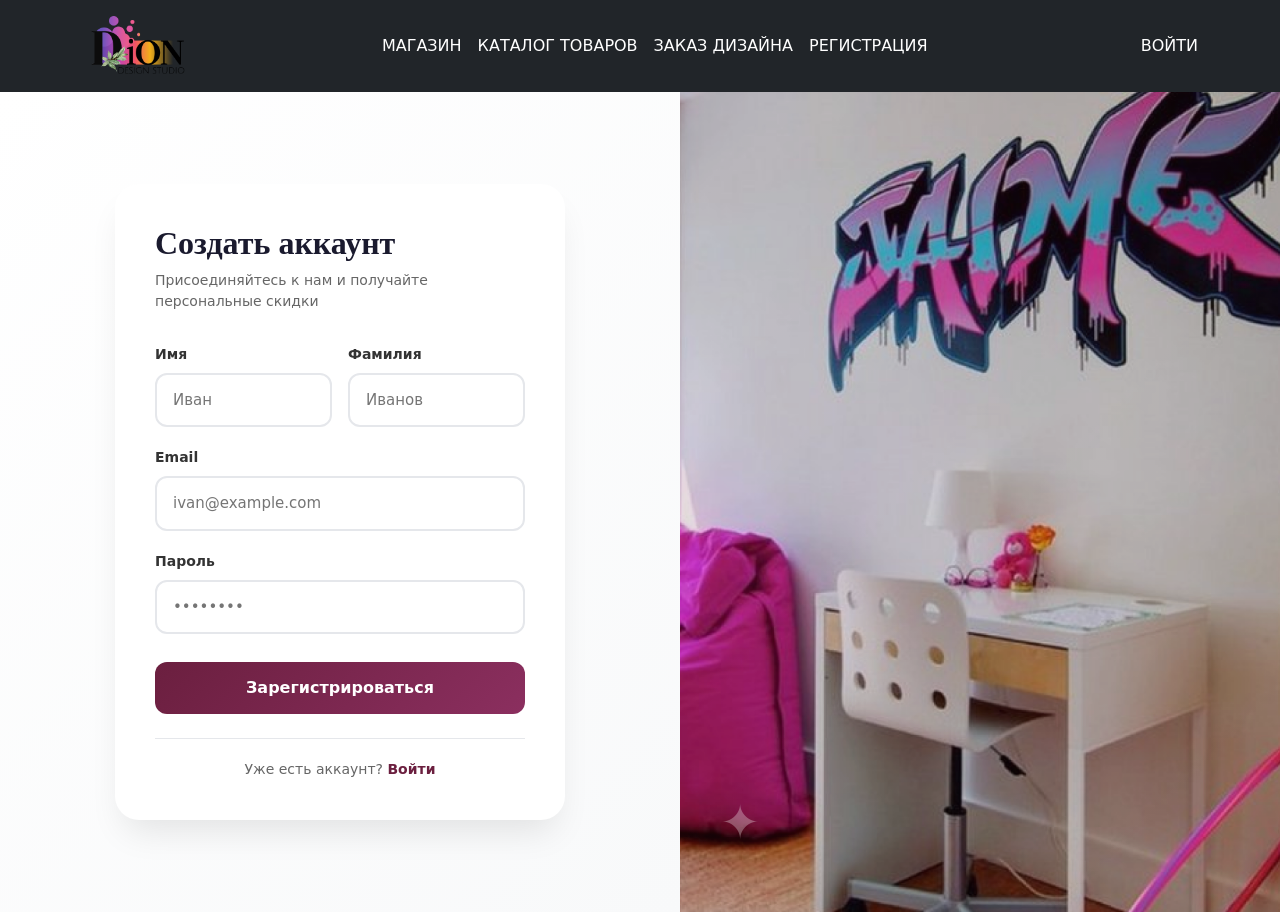
<file: frontend/register.html>
<!DOCTYPE html>
<html lang="ru">
<head>
  <meta charset="UTF-8">
  <title>Регистрация - Design Studio</title>
  <link href="https://cdn.jsdelivr.net/npm/bootstrap@5.3.0/dist/css/bootstrap.min.css" rel="stylesheet">
  <link rel="stylesheet" href="src/css/styles.css">
  <style>
    * {
      margin: 0;
      padding: 0;
      box-sizing: border-box;
    }

    body {
      font-family: 'Inter', system-ui, -apple-system, sans-serif;
      overflow-x: hidden;
    }

    .logo-img-footer {
      height: 150px;
      width: auto;
      transition: opacity 0.3s ease;
    }
    .logo-img-footer:hover {
      opacity: 0.8;
    }
    .logo-img {
      height: 60px;
      width: auto;
      transition: opacity 0.3s ease;
    }
    .logo-img:hover {
      opacity: 0.8;
    }
    .social-icon {
      fill: #f1f1f1;
      width: 32px;
      height: 32px;
      transition: fill 0.3s ease;
    }
    .social-icon:hover {
      fill: #ccc;
    }

    .split-screen {
      display: flex;
      min-height: calc(100vh - 80px);
      background: #fff;
    }

    .split-left {
      flex: 1;
      display: flex;
      align-items: center;
      justify-content: center;
      padding: 40px;
      background: linear-gradient(135deg, #fff 0%, #f8f9fa 100%);
    }

    .auth-container {
      max-width: 450px;
      width: 100%;
      padding: 40px;
      background: white;
      border-radius: 24px;
      box-shadow: 0 20px 35px -10px rgba(0, 0, 0, 0.1);
    }

    .auth-title {
      font-size: 32px;
      font-weight: 700;
      margin-bottom: 8px;
      color: #1a1a2e;
      font-family: "Georgia", serif;
    }

    .auth-subtitle {
      color: #666;
      margin-bottom: 32px;
      font-size: 14px;
    }

    .form-group {
      margin-bottom: 20px;
    }

    .form-group label {
      display: block;
      margin-bottom: 8px;
      font-weight: 600;
      font-size: 14px;
      color: #333;
    }

    .form-group input {
      width: 100%;
      padding: 14px 16px;
      border: 2px solid #e5e7eb;
      border-radius: 12px;
      font-size: 15px;
      transition: all 0.3s ease;
      outline: none;
    }

    .form-group input:focus {
      border-color: #6B1F3F;
      box-shadow: 0 0 0 3px rgba(107, 31, 63, 0.1);
    }

    .name-row {
      display: flex;
      gap: 16px;
    }

    .name-row .form-group {
      flex: 1;
    }

    .btn-auth {
      width: 100%;
      padding: 14px;
      background: linear-gradient(135deg, #6B1F3F 0%, #8B2F5F 100%);
      color: white;
      border: none;
      border-radius: 12px;
      font-size: 16px;
      font-weight: 600;
      cursor: pointer;
      transition: all 0.3s ease;
      margin-top: 8px;
    }

    .btn-auth:hover {
      transform: translateY(-2px);
      box-shadow: 0 10px 20px -5px rgba(107, 31, 63, 0.4);
    }

    .auth-footer {
      text-align: center;
      margin-top: 24px;
      padding-top: 20px;
      border-top: 1px solid #e5e7eb;
      color: #666;
      font-size: 14px;
    }

    .auth-footer a {
      color: #6B1F3F;
      text-decoration: none;
      font-weight: 600;
    }

    .auth-footer a:hover {
      text-decoration: underline;
    }

    .split-right {
      flex: 1;
      position: relative;
      background: linear-gradient(135deg, #6B1F3F 0%, #2a0a18 100%);
      overflow: hidden;
      display: flex;
      align-items: center;
      justify-content: center;
    }

    .split-right img {
      width: 100%;
      height: 100%;
      object-fit: cover;
      opacity: 0.85;
    }

    .overlay-text {
      position: absolute;
      bottom: 60px;
      left: 40px;
      right: 40px;
      color: white;
      text-align: left;
      z-index: 2;
    }

    .overlay-text h2 {
      font-size: 28px;
      font-weight: 700;
      margin-bottom: 12px;
      font-family: "Georgia", serif;
    }

    .overlay-text p {
      font-size: 14px;
      opacity: 0.9;
      line-height: 1.6;
    }

    .quote-icon {
      font-size: 48px;
      opacity: 0.3;
      margin-bottom: 16px;
    }

    .custom-toast {
      position: fixed;
      top: 20px;
      right: 20px;
      background-color: #28a745;
      color: white;
      padding: 12px 20px;
      border-radius: 8px;
      box-shadow: 0 4px 6px rgba(0, 0, 0, 0.1);
      opacity: 0;
      transform: translateY(-20px);
      transition: opacity 0.5s ease, transform 0.5s ease;
      z-index: 1000;
      display: flex;
      justify-content: space-between;
      align-items: center;
      font-size: 14px;
      font-weight: 500;
    }
    .custom-toast.show {
      opacity: 1;
      transform: translateY(0);
    }
    .custom-toast.error {
      background-color: #dc3545;
    }
    .custom-toast .close-btn {
      background: none;
      border: none;
      color: white;
      font-size: 18px;
      cursor: pointer;
      margin-left: 10px;
      padding: 0;
      line-height: 1;
    }

    @media (max-width: 768px) {
      .split-screen {
        flex-direction: column;
      }
      .split-right {
        min-height: 300px;
      }
      .auth-container {
        padding: 24px;
      }
      .auth-title {
        font-size: 28px;
      }
      .name-row {
        flex-direction: column;
        gap: 0;
      }
    }
  </style>
</head>
<body>

<header class="bg-dark text-white p-3">
    <div class="container d-flex justify-content-between align-items-center">
        <a href="index.html" class="text-decoration-none">
            <img src="src/images/Лого.png" alt="Design Studio" class="logo-img">
        </a>
        <nav class="d-flex align-items-center justify-content-center flex-grow-1">
            <a href="shop.html" class="text-white me-3 text-decoration-none">МАГАЗИН</a>
            <a href="catalog.html" class="text-white me-3 text-decoration-none">КАТАЛОГ ТОВАРОВ</a>
            <a href="order.html" class="text-white me-3 text-decoration-none">ЗАКАЗ ДИЗАЙНА</a>
            <a href="register.html" class="text-white me-3 text-decoration-none" id="navRegister" style="display: none;">РЕГИСТРАЦИЯ</a>
            <a href="profile.html" class="text-white me-3 text-decoration-none" id="navProfile" style="display: none;">ПРОФИЛЬ</a>
            <a href="crm.html" class="text-white me-3 text-decoration-none" id="navCrm" style="display: none;">CRM</a>
            <a href="marketing.html" class="text-white me-3 text-decoration-none" id="navMarketing" style="display: none;">МАРКЕТИНГ</a>
            <a href="analytics.html" class="text-white me-3 text-decoration-none" id="navAnalytics" style="display: none;">АНАЛИТИКА</a>
        </nav>
        <div>
            <a href="#" class="text-white text-decoration-none" id="navLogout">ВОЙТИ</a>
        </div>
    </div>
</header>

<div class="split-screen">
  <!-- Левая часть - форма регистрации -->
  <div class="split-left">
    <div class="auth-container">
      <h1 class="auth-title">Создать аккаунт</h1>
      <p class="auth-subtitle">Присоединяйтесь к нам и получайте персональные скидки</p>
      
      <form id="registerForm">
        <div class="name-row">
          <div class="form-group">
            <label>Имя</label>
            <input type="text" name="firstName" placeholder="Иван" required>
          </div>
          <div class="form-group">
            <label>Фамилия</label>
            <input type="text" name="lastName" placeholder="Иванов" required>
          </div>
        </div>
        <div class="form-group">
          <label>Email</label>
          <input type="email" name="email" placeholder="ivan@example.com" required>
        </div>
        <div class="form-group">
          <label>Пароль</label>
          <input type="password" name="password" placeholder="••••••••" required>
        </div>
        <button type="submit" class="btn-auth">Зарегистрироваться</button>
      </form>
      
      <div class="auth-footer">
        Уже есть аккаунт? <a href="login.html">Войти</a>
      </div>
    </div>
  </div>

  <!-- Правая часть - изображение -->
  <div class="split-right">
    <img src="src/images/Регистрация.png" alt="Интерьер студии дизайна" onerror="this.src='src/images/default.jpg'">
    <div class="overlay-text">
      <div class="quote-icon">✦</div>
    </div>
  </div>
</div>

<script src="https://cdn.jsdelivr.net/npm/bootstrap@5.3.0/dist/js/bootstrap.bundle.min.js"></script>
<script src="src/js/app.js"></script>
<script>
  function handleLogout(event) {
    event.preventDefault();
    const navLogout = document.getElementById('navLogout');
    if (navLogout.textContent === 'ВЫЙТИ') {
      localStorage.removeItem('design_studio_user');
      localStorage.removeItem('design_studio_token');
      window.location.href = 'index.html';
    } else {
      window.location.href = 'login.html';
    }
  }
</script>
</body>
</html>
</file>
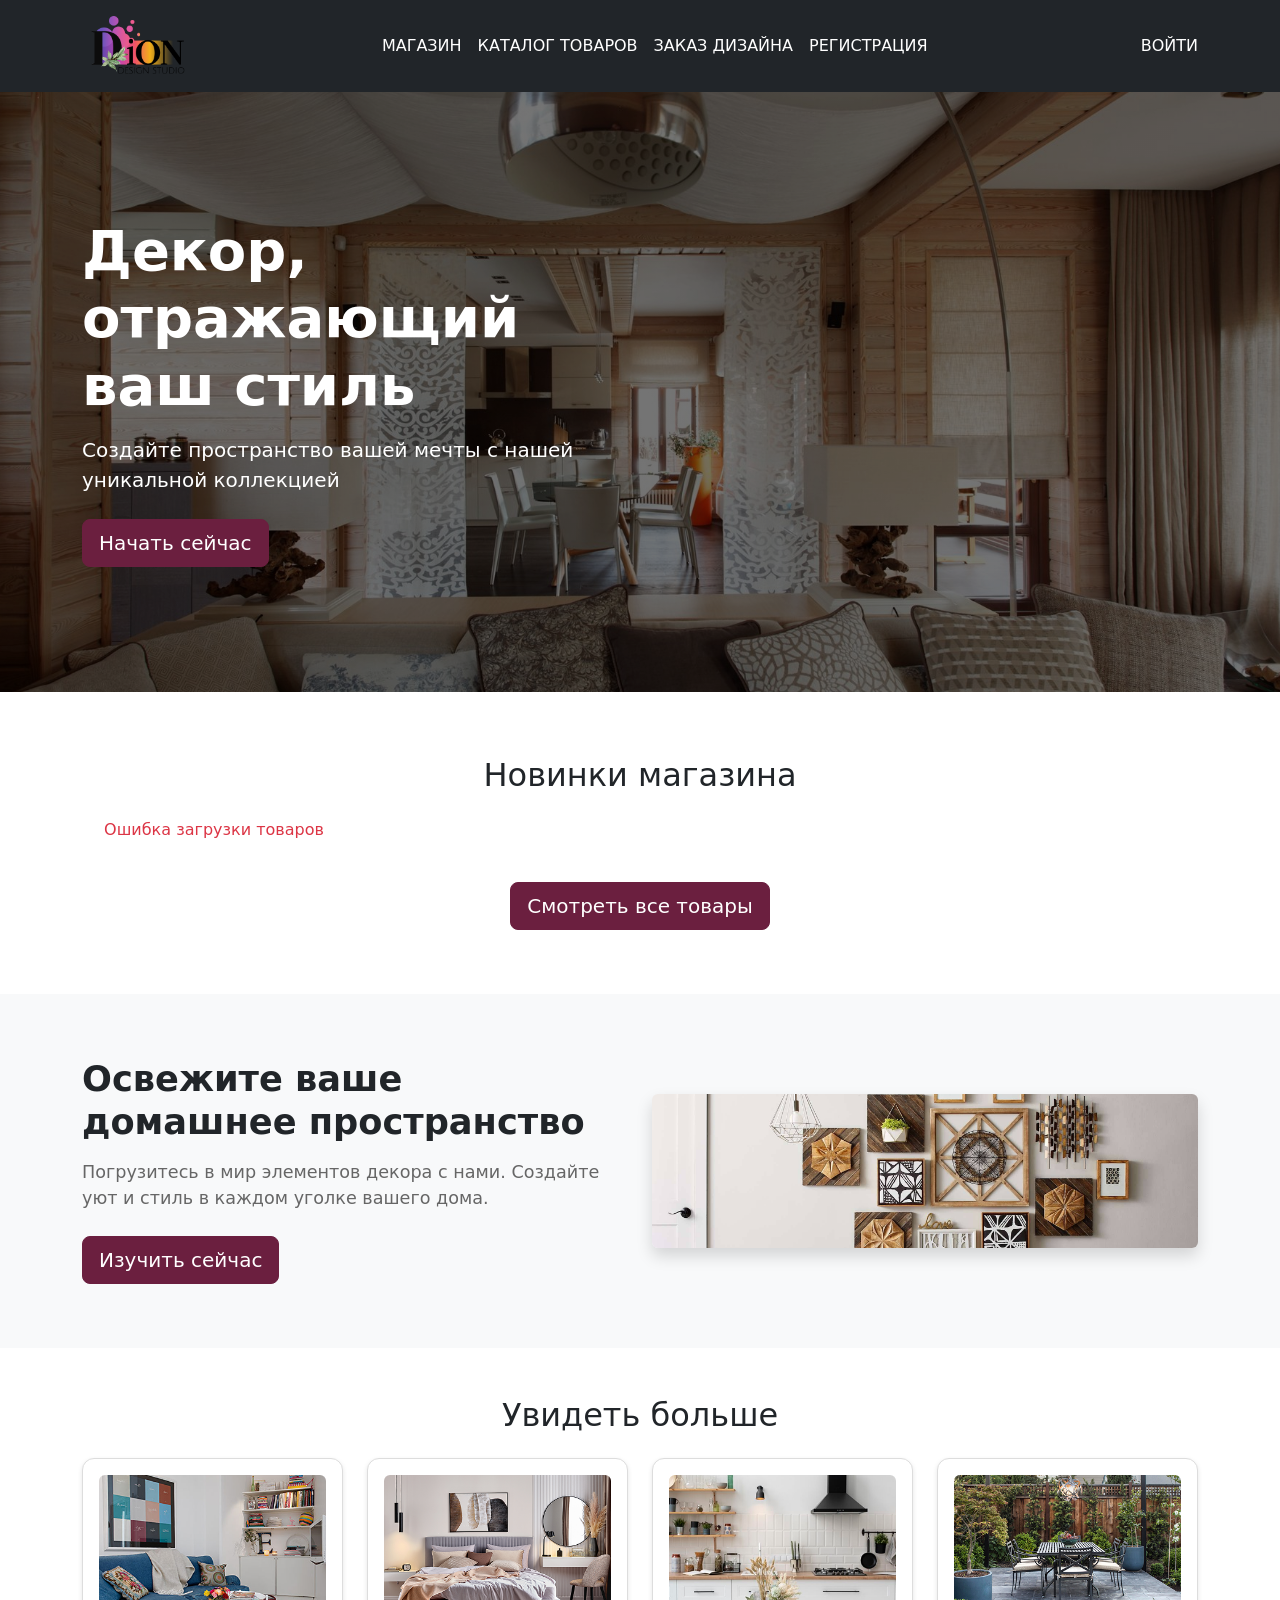
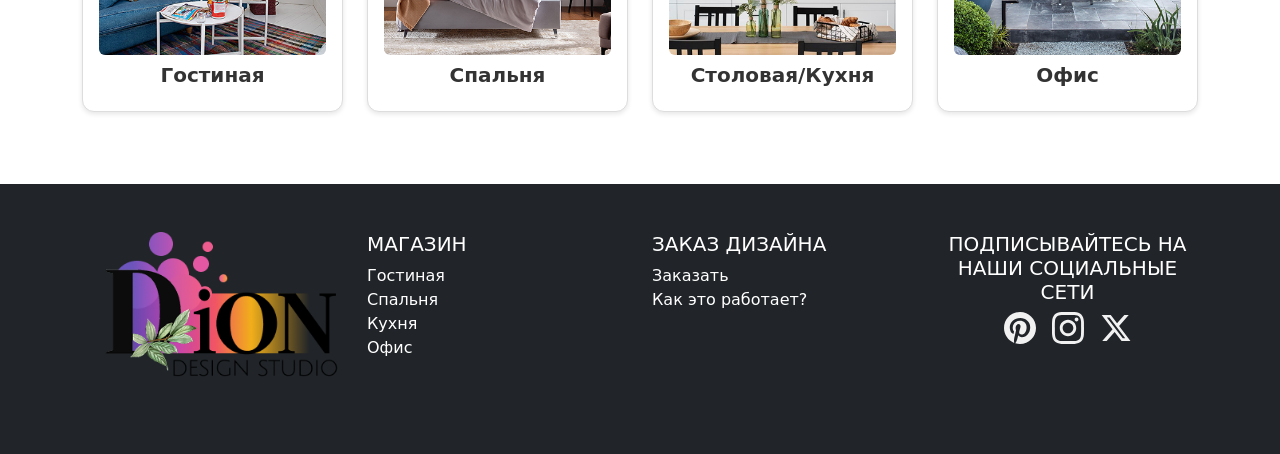
<file: frontend/shop.html>
<!DOCTYPE html>
<html lang="ru">
<head>
  <meta charset="UTF-8">
  <title>Магазин - Design Studio</title>
  <link href="https://cdn.jsdelivr.net/npm/bootstrap@5.3.0/dist/css/bootstrap.min.css" rel="stylesheet">
  <link rel="stylesheet" href="https://cdn.jsdelivr.net/npm/bootstrap-icons@1.10.0/font/bootstrap-icons.css">
  <link rel="stylesheet" href="src/css/styles.css">
  <link href="https://fonts.googleapis.com/css2?family=Inter:wght@400;500;600;700;800&display=swap" rel="stylesheet">
  <style>
    .logo-img-footer {
      height: 150px;
      width: auto;
      transition: opacity 0.3s ease;
    }
    .logo-img-footer:hover { opacity: 0.8; }
    .logo-img {
      height: 60px;
      width: auto;
      transition: opacity 0.3s ease;
    }
    .logo-img:hover { opacity: 0.8; }

    /* HERO СЕКЦИЯ - УВЕЛИЧЕННАЯ */
    .hero-section {
      background-size: cover;
      background-position: center;
      position: relative;
      min-height: 600px;
      display: flex;
      align-items: center;
    }
    .hero-section::before {
      content: '';
      position: absolute;
      top: 0;
      left: 0;
      right: 0;
      bottom: 0;
      background: rgba(0, 0, 0, 0.35);
      z-index: 1;
    }
    .hero-section .container {
      position: relative;
      z-index: 2;
    }
    .hero-section h1 {
      font-size: 3.5rem;
      font-weight: 700;
      margin-bottom: 1rem;
    }
    .hero-section .lead {
      font-size: 1.25rem;
      margin-bottom: 1.5rem;
    }

    /* Стили для карточек "Увидеть больше" */
    .see-more-card {
      background-color: #fff;
      border: 1px solid #ddd;
      border-radius: 0.75rem;
      box-shadow: 0 2px 5px rgba(0,0,0,0.1);
      overflow: hidden;
      transition: box-shadow 0.3s ease, transform 0.3s ease;
      padding: 1rem;
      text-align: center;
    }

    .see-more-card:hover {
      box-shadow: 0 6px 15px rgba(0,0,0,0.15);
      transform: translateY(-5px);
    }

    .see-more-card img {
      width: 100%;
      height: 180px;
      object-fit: cover;
      border-radius: 0.5rem;
      transition: transform 0.3s ease;
    }

    .see-more-card:hover img {
      transform: scale(1.05);
    }

    .see-more-card h5 {
      color: #333;
      font-weight: 600;
      margin-top: 0.75rem;
      transition: color 0.3s ease;
    }

    .see-more-card:hover h5 {
      color: #6B1F3F;
    }

    /* Стили для карточек товаров */
    .products-grid {
      display: grid;
      grid-template-columns: repeat(4, 1fr);
      gap: 1.25rem;
    }

    .product-card {
      background-color: #fff;
      border-radius: 0.75rem;
      box-shadow: 0 2px 8px rgba(0,0,0,0.1);
      display: flex;
      flex-direction: column;
      overflow: hidden;
      transition: box-shadow 0.3s ease, transform 0.3s ease;
    }
    .product-card:hover {
      box-shadow: 0 6px 16px rgba(0,0,0,0.15);
      transform: translateY(-4px);
    }

    .product-card__image-wrapper {
      position: relative;
      overflow: hidden;
      background: linear-gradient(135deg, #f8f9fa 0%, #e9ecef 100%);
    }

    .product-card__image {
      width: 100%;
      height: 180px;
      object-fit: cover;
      transition: transform 0.4s ease;
    }
    .product-card:hover .product-card__image { transform: scale(1.05); }

    .product-card__badge {
      position: absolute;
      top: 10px;
      left: 10px;
      background: linear-gradient(135deg, #ff6b6b 0%, #ee5a5a 100%);
      color: #fff;
      padding: 5px 10px;
      border-radius: 20px;
      font-size: 11px;
      font-weight: 700;
      box-shadow: 0 2px 8px rgba(255, 107, 107, 0.4);
      z-index: 10;
    }

    .product-card__info {
      padding: 0.875rem;
      flex-grow: 1;
      display: flex;
      flex-direction: column;
    }

    .product-card__category {
      font-size: 10px;
      text-transform: uppercase;
      letter-spacing: 1px;
      color: #6B1F3F;
      font-weight: 600;
      margin-bottom: 4px;
    }

    .product-card__name {
      font-family: "Georgia", serif;
      font-size: 0.95rem;
      font-weight: 700;
      color: #1a1a2e;
      margin-bottom: 6px;
      line-height: 1.3;
      display: -webkit-box;
      -webkit-line-clamp: 2;
      -webkit-box-orient: vertical;
      overflow: hidden;
    }

    .product-card__desc {
      font-size: 0.8rem;
      color: #666;
      line-height: 1.5;
      flex-grow: 1;
      margin-bottom: 10px;
      display: -webkit-box;
      -webkit-line-clamp: 2;
      -webkit-box-orient: vertical;
      overflow: hidden;
    }

    .product-card__price-wrapper { margin-bottom: 10px; }

    .product-card__price {
      font-size: 1.1rem;
      font-weight: 700;
      color: #1a1a2e;
    }

    .product-card__price--old {
      font-size: 0.8rem;
      color: #999;
      text-decoration: line-through;
      margin-left: 6px;
      font-weight: 500;
    }

    .product-card__price--new { color: #ff6b6b; }

    .product-card__buttons {
      display: flex;
      gap: 8px;
      margin-top: auto;
    }

    .product-card__btn {
      flex: 1;
      padding: 8px 10px;
      font-size: 0.8rem;
      font-weight: 600;
      border-radius: 8px;
      border: none;
      cursor: pointer;
      transition: all 0.3s ease;
    }

    .product-card__btn--cart {
      background: linear-gradient(135deg, #6B1F3F 0%, #8B2F5F 100%);
      color: #fff;
    }

    .product-card__btn--cart:hover { background: linear-gradient(135deg, #541831 0%, #6B1F3F 100%); }

    .product-card__btn--details {
      background: #f1f1f1;
      color: #333;
      border: 1px solid #ddd;
    }

    .product-card__btn--details:hover {
      background: #fff;
      border-color: #6B1F3F;
      color: #6B1F3F;
    }

    .social-icon {
      fill: #f1f1f1;
      width: 32px;
      height: 32px;
      transition: fill 0.3s ease;
    }
    .social-icon:hover { fill: #ccc; }

    /* Toast уведомления */
    .custom-toast {
      position: fixed;
      top: 20px;
      right: 20px;
      background-color: #28a745;
      color: white;
      padding: 12px 20px;
      border-radius: 8px;
      box-shadow: 0 4px 6px rgba(0, 0, 0, 0.1);
      opacity: 0;
      transform: translateY(-20px);
      transition: opacity 0.5s ease, transform 0.5s ease;
      z-index: 1000;
      display: flex;
      justify-content: space-between;
      align-items: center;
      font-size: 14px;
      font-weight: 500;
    }
    .custom-toast.show {
      opacity: 1;
      transform: translateY(0);
    }
    .custom-toast.error {
      background-color: #dc3545;
    }
    .custom-toast .close-btn {
      background: none;
      border: none;
      color: white;
      font-size: 18px;
      cursor: pointer;
      margin-left: 10px;
      padding: 0;
      line-height: 1;
    }

    /* Секция "Новинки магазина" */
    .new-arrivals-section {
      padding: 4rem 0;
    }

    /* Секция "Освежите ваше домашнее пространство" */
    .refresh-section {
      padding: 4rem 0;
    }
    .refresh-section h2 {
      font-size: 2.2rem;
      font-weight: 700;
      margin-bottom: 1rem;
    }
    .refresh-section p {
      font-size: 1.1rem;
      color: #666;
      margin-bottom: 1.5rem;
    }

    /* ==================== DIALOG МОДАЛЬНОЕ ОКНО ==================== */
    :root {
      --accent: #6B1F3F;
      --bg-card: #ffffff;
      --text-main: #1a1a2e;
      --text-muted: #666;
      --radius: 24px;
    }

    #productModal {
      padding: 0;
      border: none;
      border-radius: var(--radius);
      max-width: 900px;
      width: 95%;
      font-family: 'Inter', sans-serif;
      overflow: visible;
      background: transparent;
    }

    #productModal::backdrop {
      background: rgba(0, 0, 0, 0.4);
      backdrop-filter: blur(8px);
    }

    .modal-wrapper {
      background: var(--bg-card);
      border-radius: var(--radius);
      position: relative;
      overflow: hidden;
    }

    .modal-layout { display: flex; }

    .modal-image-section {
      flex: 1.2;
      background: linear-gradient(135deg, #f8f9fa 0%, #e9ecef 100%);
      position: relative;
      display: flex;
      flex-direction: column;
      align-items: center;
      justify-content: center;
      padding: 40px;
      min-height: 450px;
    }

    .modal-main-image-container {
      width: 100%;
      min-height: 350px;
      display: flex;
      align-items: center;
      justify-content: center;
      background: transparent;
    }

    #modalMainImage {
      max-width: 100%;
      max-height: 350px;
      width: auto;
      height: auto;
      object-fit: contain;
      filter: drop-shadow(0 10px 20px rgba(0,0,0,0.1));
      transition: opacity 0.3s ease;
    }

    .modal-info-section {
      flex: 1;
      padding: 40px;
      display: flex;
      flex-direction: column;
    }

    .modal-category {
      color: var(--text-muted);
      font-size: 12px;
      text-transform: uppercase;
      letter-spacing: 1.5px;
      font-weight: 600;
    }

    .modal-title {
      font-family: "Georgia", serif;
      font-size: 28px;
      font-weight: 700;
      margin: 8px 0 16px;
      color: var(--text-main);
      line-height: 1.2;
    }

    .modal-description {
      color: var(--text-muted);
      line-height: 1.7;
      margin-bottom: 20px;
      flex-grow: 1;
    }

    .modal-price-wrapper {
      display: flex;
      gap: 12px;
      align-items: center;
      margin-bottom: 24px;
    }

    .modal-price {
      font-size: 24px;
      font-weight: 700;
      color: var(--text-main);
    }

    .modal-price--new { color: #ff6b6b; }

    .modal-price--old {
      text-decoration: line-through;
      color: var(--text-muted);
      font-size: 16px;
    }

    .modal-quantity {
      display: flex;
      align-items: center;
      gap: 12px;
      margin-bottom: 24px;
    }

    .modal-quantity label { font-weight: 600; color: var(--text-main); }

    .modal-quantity input {
      width: 80px;
      padding: 10px;
      border: 1px solid #ddd;
      border-radius: 8px;
      font-size: 16px;
      text-align: center;
    }

    .modal-thumbnails {
      display: flex;
      flex-wrap: wrap;
      gap: 10px;
      margin-top: 20px;
      justify-content: center;
    }

    .modal-thumbnail {
      width: 70px;
      height: 70px;
      object-fit: cover;
      border-radius: 8px;
      cursor: pointer;
      border: 2px solid transparent;
      opacity: 0.7;
      transition: all 0.3s ease;
    }

    .modal-thumbnail:hover {
      opacity: 1;
      transform: scale(1.05);
    }

    .modal-thumbnail.active {
      opacity: 1;
      border-color: var(--accent);
      box-shadow: 0 0 0 2px rgba(107, 31, 63, 0.3);
    }

    .modal-actions { display: flex; gap: 12px; margin-top: auto; }

    .modal-buy-btn {
      flex: 1;
      background: var(--accent);
      color: white;
      border: none;
      padding: 14px 24px;
      border-radius: 12px;
      font-weight: 600;
      font-size: 14px;
      cursor: pointer;
      transition: all 0.3s ease;
    }

    .modal-buy-btn:hover { background: #541831; transform: scale(1.02); }
    .modal-buy-btn:active { transform: scale(0.98); }

    .modal-close-btn {
      position: absolute;
      top: 16px;
      right: 16px;
      z-index: 10;
      background: rgba(255,255,255,0.9);
      border: none;
      width: 36px;
      height: 36px;
      border-radius: 50%;
      cursor: pointer;
      font-size: 18px;
      display: flex;
      align-items: center;
      justify-content: center;
      transition: all 0.3s ease;
    }

    .modal-close-btn:hover { background: #fff; transform: scale(1.1); }

    @media (max-width: 768px) {
      .modal-layout { flex-direction: column; }
      .modal-image-section { padding: 20px; min-height: 300px; }
      .modal-info-section { padding: 24px; }
      .products-grid { grid-template-columns: repeat(2, 1fr); }
    }
  </style>
</head>
<body>

<header class="bg-dark text-white p-3">
    <div class="container d-flex justify-content-between align-items-center">
        <a href="index.html" class="text-decoration-none">
            <img src="src/images/Лого.png" alt="Design Studio" class="logo-img">
        </a>
        <nav class="d-flex align-items-center justify-content-center flex-grow-1">
            <a href="shop.html" class="text-white me-3 text-decoration-none">МАГАЗИН</a>
            <a href="catalog.html" class="text-white me-3 text-decoration-none">КАТАЛОГ ТОВАРОВ</a>
            <a href="order.html" class="text-white me-3 text-decoration-none">ЗАКАЗ ДИЗАЙНА</a>
            <a href="register.html" class="text-white me-3 text-decoration-none" id="navRegister" style="display: none;">РЕГИСТРАЦИЯ</a>
            <a href="profile.html" class="text-white me-3 text-decoration-none" id="navProfile" style="display: none;">ПРОФИЛЬ</a>
            <a href="crm.html" class="text-white me-3 text-decoration-none" id="navCrm" style="display: none;">CRM</a>
            <a href="marketing.html" class="text-white me-3 text-decoration-none" id="navMarketing" style="display: none;">МАРКЕТИНГ</a>
            <a href="analytics.html" class="text-white me-3 text-decoration-none" id="navAnalytics" style="display: none;">АНАЛИТИКА</a>
        </nav>
        <div>
            <a href="#" class="text-white text-decoration-none" id="navLogout">ВОЙТИ</a>
        </div>
    </div>
</header>

<!-- УВЕЛИЧЕННАЯ HERO СЕКЦИЯ -->
<section class="hero-section" style="background-image: linear-gradient(rgba(0,0,0,0.3), rgba(0,0,0,0.3)), url('src/images/Шапка_фото.jpg');">
  <div class="container">
    <div class="row">
      <div class="col-lg-6 text-white">
        <h1>Декор, отражающий ваш стиль</h1>
        <p class="lead">Создайте пространство вашей мечты с нашей уникальной коллекцией</p>
        <a href="order.html" class="btn btn-primary btn-lg">Начать сейчас</a>
      </div>
    </div>
  </div>
</section>

<!-- СЕКЦИЯ НОВИНКИ МАГАЗИНА -->
<section class="new-arrivals-section">
  <div class="container">
    <h2 class="text-center mb-4">Новинки магазина</h2>
    <div class="products-grid" id="popularProducts">
      <!-- Загружается через JS -->
    </div>
    <div class="text-center mt-4">
      <a href="catalog.html" class="btn btn-primary btn-lg">Смотреть все товары</a>
    </div>
  </div>
</section>

<!-- СЕКЦИЯ "Освежите ваше домашнее пространство" -->
<section class="refresh-section bg-light">
  <div class="container">
    <div class="row align-items-center">
      <div class="col-md-6">
        <h2>Освежите ваше домашнее пространство</h2>
        <p>Погрузитесь в мир элементов декора с нами. Создайте уют и стиль в каждом уголке вашего дома.</p>
        <a href="catalog.html?category=Декор" class="btn btn-primary btn-lg">Изучить сейчас</a>
      </div>
      <div class="col-md-6 mt-4 mt-md-0">
        <img src="src/images/Изучить_сейчас_блок_2.png" alt="Декоративные элементы" class="img-fluid rounded shadow" onerror="this.src='src/images/default.jpg'">
      </div>
    </div>
  </div>
</section>

<!-- СЕКЦИЯ "Увидеть больше" -->
<section class="py-5">
  <div class="container">
    <h2 class="mb-4 text-center">Увидеть больше</h2>
    <div class="row">
      <div class="col-md-3 mb-4">
        <div class="see-more-card">
          <a href="catalog.html?category=Гостиная" class="text-decoration-none">
            <img src="src/images/Увидеть_больше1.png" alt="Гостиная" class="img-fluid rounded">
            <h5 class="mt-2 text-center">Гостиная</h5>
          </a>
        </div>
      </div>
      <div class="col-md-3 mb-4">
        <div class="see-more-card">
          <a href="catalog.html?category=Спальня" class="text-decoration-none">
            <img src="src/images/Увидеть_больше2.png" alt="Спальня" class="img-fluid rounded">
            <h5 class="mt-2 text-center">Спальня</h5>
          </a>
        </div>
      </div>
      <div class="col-md-3 mb-4">
        <div class="see-more-card">
          <a href="catalog.html?category=Кухня" class="text-decoration-none">
            <img src="src/images/Увидеть_больше3.png" alt="Кухня" class="img-fluid rounded">
            <h5 class="mt-2 text-center">Столовая/Кухня</h5>
          </a>
        </div>
      </div>
      <div class="col-md-3 mb-4">
        <div class="see-more-card">
          <a href="catalog.html?category=Офис" class="text-decoration-none">
            <img src="src/images/Увидеть_больше4.png" alt="Офис" class="img-fluid rounded">
            <h5 class="mt-2 text-center">Офис</h5>
          </a>
        </div>
      </div>
    </div>
  </div>
</section>

<!-- DIALOG МОДАЛЬНОЕ ОКНО -->
<dialog id="productModal">
  <div class="modal-wrapper">
    <button class="modal-close-btn" id="modalCloseBtn">&times;</button>
    <div class="modal-layout">
      <div class="modal-image-section">
        <div class="modal-main-image-container">
          <img id="modalMainImage" src="src/images/default.jpg" alt="Product">
        </div>
        <div class="modal-thumbnails" id="modalThumbnails"></div>
      </div>
      <div class="modal-info-section">
        <span class="modal-category" id="modalCategory"></span>
        <h2 class="modal-title" id="modalTitle"></h2>
        <p class="modal-description" id="modalDescription"></p>
        <div class="modal-price-wrapper" id="modalPrice"></div>
        <div class="modal-quantity">
          <label for="modalQuantity">Количество:</label>
          <input type="number" id="modalQuantity" value="1" min="1">
        </div>
        <div class="modal-actions">
          <button class="modal-buy-btn" id="modalAddToCart">Добавить в корзину</button>
        </div>
      </div>
    </div>
  </div>
</dialog>

<footer class="bg-dark text-white py-5">
    <div class="container">
        <div class="row">
            <div class="col-md-3">
                <div class="d-flex align-items-center mb-4">
                    <a href="index.html" class="text-decoration-none">
                        <img src="src/images/Лого.png" alt="Design Studio" class="logo-img-footer">
                    </a>
                </div>
            </div>
            <div class="col-md-3">
                <h5>МАГАЗИН</h5>
                <ul class="list-unstyled">
                    <li><a href="catalog.html?category=Гостиная" class="text-white text-decoration-none">Гостиная</a></li>
                    <li><a href="catalog.html?category=Спальня" class="text-white text-decoration-none">Спальня</a></li>
                    <li><a href="catalog.html?category=Кухня" class="text-white text-decoration-none">Кухня</a></li>
                    <li><a href="catalog.html?category=Офис" class="text-white text-decoration-none">Офис</a></li>
                </ul>
            </div>
            <div class="col-md-3">
                <h5>ЗАКАЗ ДИЗАЙНА</h5>
                <ul class="list-unstyled">
                    <li><a href="order.html" class="text-white text-decoration-none">Заказать</a></li>
                    <li><a href="order.html" class="text-white text-decoration-none">Как это работает?</a></li>
                </ul>
            </div>
            <div class="col-md-3">
                <h5 class="text-center">ПОДПИСЫВАЙТЕСЬ НА НАШИ СОЦИАЛЬНЫЕ СЕТИ</h5>
                <div class="d-flex justify-content-center">
                    <a href="https://pinterest.com" class="text-white me-3 text-decoration-none">
                        <svg class="social-icon" viewBox="0 0 24 24">
                            <path d="M12 0C5.373 0 0 5.373 0 12c0 5.084 3.163 9.426 7.627 11.174-.105-.949-.2-2.405.042-3.441.219-.937 1.406-5.957 1.406-5.957s-.359-.719-.359-1.781c0-1.663.967-2.911 2.168-2.911 1.024 0 1.518.769 1.518 1.688 0 1.029-.653 2.567-.992 3.992-.285 1.193.6 2.165 1.775 2.165 2.128 0 3.768-2.245               3.768-5.487 0-2.861-2.063-4.869-5.008-4.869-3.41 0-5.409 2.562-5.409 5.199 0 1.033.394 2.143.889 2.741.099.12.112.225.085.345-.09.375-.293 1.199-.334 1.363-.053.225-.172.271-.402.165-1.495-.69-2.433-2.878-2.433-4.646 0-3.776 2.748-7.252 7.92-7.252 4.158 0 7.392 2.967 7.392 6.923 0 4.135-2.607 7.462-6.233 7.462-1.214 0-2.357-.629-2.746-1.378l-.748 2.853c-.271 1.043-1.002 2.35-1.492 3.146C9.57 23.812 10.763 24.009 12 24c6.627 0 12-5.373 12-12S18.627 0 12 0z"/>
                        </svg>
                    </a>
                    <a href="https://instagram.com" class="text-white me-3 text-decoration-none">
                        <svg class="social-icon" viewBox="0 0 24 24">
                            <path d="M12 2.163c3.204 0 3.584.012 4.85.07 3.252.148 4.771 1.691 4.919 4.919.058 1.265.069 1.645.069 4.849 0 3.205-.012 3.584-.069 4.849-.149 3.225-1.664 4.771-4.919 4.919-1.266.058-1.644.07-4.85.07-3.204 0-3.584-.012-4.849-.07-3.26-.149-4.771-1.699-4.919-4.92-.058-1.265-.07-1.644-.07-4.849 0-3.204.013-3.583.07-4.849.149-3.227 1.664-4.771 4.919-4.919 1.266-.057 1.645-.069 4.849-.069zm0-2.163c-3.259 0-3.667.014-4.947.072-4.358.2-6.78 2.618-6.98 6.98-.059 1.281-.073 1.689-.073 4.948 0 3.259.014 3.668.072 4.948.2 4.358 2.618 6.78 6.98 6.98 1.281.058 1.689.072 4.948.072 3.259 0 3.668-.014 4.948-.072 4.354-.2 6.782-2.618 6.979-6.98.059-1.28.073-1.689.073-4.948 0-3.259-.014-3.667-.072-4.947-.196-4.354-2.617-6.78-6.979-6.98-1.281-.059-1.69-.073-4.949-.073zm0 5.838c-3.403 0-6.162 2.759-6.162 6.162s2.759 6.163 6.162 6.163 6.162-2.759 6.162-6.163c0-3.403-2.759-6.162-6.162-6.162zm0 10.162c-2.209 0-4-1.79-4-4 0-2.209 1.791-4 4-4s4 1.791 4 4c0 2.21-1.791 4-4 4zm6.406-11.845c-.796 0-1.441.645-1.441 1.44s.645 1.44 1.441 1.44c.795 0 1.439-.645 1.439-1.44s-.644-1.44-1.439-1.44z"/>
                        </svg>
                    </a>
                    <a href="https://twitter.com" class="text-white text-decoration-none">
                        <svg class="social-icon" viewBox="0 0 24 24">
                            <path d="M18.244 2.25h3.308l-7.227 8.26 8.502 11.24H16.17l-5.214-6.817L4.99 21.75H1.68l7.73-8.835L1.254 2.25H8.08l4.713 6.231zm-1.161 17.52h1.833L7.084 4.126H5.117z"/>
                        </svg>
                    </a>
                </div>
            </div>
        </div>
    </div>
</footer>

<script src="https://cdn.jsdelivr.net/npm/bootstrap@5.3.0/dist/js/bootstrap.bundle.min.js"></script>
<script src="src/js/app.js"></script>
<script src="src/js/shop.js"></script>
<script>
  function handleLogout(event) {
    event.preventDefault();
    const navLogout = document.getElementById('navLogout');
    if (navLogout && navLogout.textContent === 'ВЫЙТИ') {
      localStorage.removeItem('design_studio_user');
      localStorage.removeItem('design_studio_token');
      localStorage.removeItem('activePromo');
      window.location.href = 'index.html';
    } else {
      window.location.href = 'login.html';
    }
  }

  // Закрытие модального окна
  document.getElementById('modalCloseBtn').addEventListener('click', () => {
    document.getElementById('productModal').close();
  });
</script>
</body>
</html>
</file>
<file: frontend/src/css/styles.css>
.hero {
    background-size: cover;
    background-position: center;
    position: relative;
}

.hero::before {
    content: '';
    position: absolute;
    top: 0;
    left: 0;
    right: 0;
    bottom: 0;
    background: rgba(0, 0, 0, 0.3);
    z-index: 1;
}

.bg-image {
    position: relative;
}

.hero .container {
    position: relative;
    z-index: 2;
}

.card {
    border-radius: 10px;
}

.btn-primary {
    background-color: #6B1F3F;
    border-color: #6B1F3F;
}

.btn-primary:hover {
    background-color: #541831;
    border-color: #541831;
}

.modal {
    display: flex;
    justify-content: center;
    align-items: center;
    position: fixed;
    top: 0;
    left: 0;
    width: 100%;
    height: 100%;
    background: rgba(0, 0, 0, 0.5);
}

.modal-content {
    background: white;
    padding: 20px;
    border-radius: 5px;
    max-width: 500px;
    width: 100%;
}

/* Кастомные стили для toast с плавным гаснущим эффектом и ярким цветом */
.custom-toast {
    position: fixed;
    top: 20px;
    right: 20px;
    background-color: #28a745;
    color: white;
    padding: 12px 20px;
    border-radius: 8px;
    box-shadow: 0 4px 6px rgba(0, 0, 0, 0.1);
    opacity: 0;
    transform: translateY(-20px);
    transition: opacity 0.5s ease, transform 0.5s ease;
    z-index: 1000;
    display: flex;
    justify-content: space-between;
    align-items: center;
    font-size: 14px;
    font-weight: 500;
}

.custom-toast.show {
    opacity: 1;
    transform: translateY(0);
}

.custom-toast .close-btn {
    background: none;
    border: none;
    color: white;
    font-size: 18px;
    cursor: pointer;
    margin-left: 10px;
    padding: 0;
    line-height: 1;
}

.custom-toast .close-btn:hover {
    color: #f8f9fa;
}

/* Уменьшение отступов слева и справа */
main.catalog-container {
    padding-left: 0.5rem !important;
    padding-right: 1rem !important;
}

/* Поведение кнопок наведением */
button.btn-primary.add-to-cart:hover {
    background-color: #541831 !important;
    color: white !important;
    transition: background-color 0.3s ease;
}

.testimonial-card {
    background: linear-gradient(135deg, #ffffff 0%, #f8f9fa 100%);
    border-radius: 20px;
    box-shadow: 0 15px 35px rgba(0,0,0,0.1);
    padding: 3rem;
    margin: 2rem 0;
    transition: transform 0.3s ease, box-shadow 0.3s ease;
}

.testimonial-card:hover {
    transform: translateY(-5px);
    box-shadow: 0 20px 45px rgba(0,0,0,0.15);
}

.quote-icon {
    width: 50px;
    height: 50px;
    margin-bottom: 1rem;
}

.testimonial-title {
    font-size: 2.5rem;
    font-weight: 700;
    color: #6B1F3F;
    margin-bottom: 1.5rem;
    line-height: 1.2;
}

.testimonial-text {
    font-size: 1.1rem;
    color: #555;
    line-height: 1.6;
    margin-bottom: 1.5rem;
}

.testimonial-list {
    list-style: none;
    padding: 0;
    margin-bottom: 2rem;
}

.testimonial-list li {
    font-size: 1rem;
    color: #333;
    margin-bottom: 0.5rem;
    padding-left: 1.5rem;
    position: relative;
}

.testimonial-list li::before {
    content: '✓';
    color: #6B1F3F;
    font-weight: bold;
    position: absolute;
    left: 0;
}

.testimonial-image {
    width: 100%;
    border-radius: 15px;
    box-shadow: 0 10px 25px rgba(0,0,0,0.15);
    transition: transform 0.3s ease;
}

.testimonial-image:hover {
    transform: scale(1.05);
}

@media (max-width: 768px) {
    .testimonial-card {
        padding: 2rem;
    }
    .testimonial-title {
        font-size: 2rem;
    }
}
</file>
